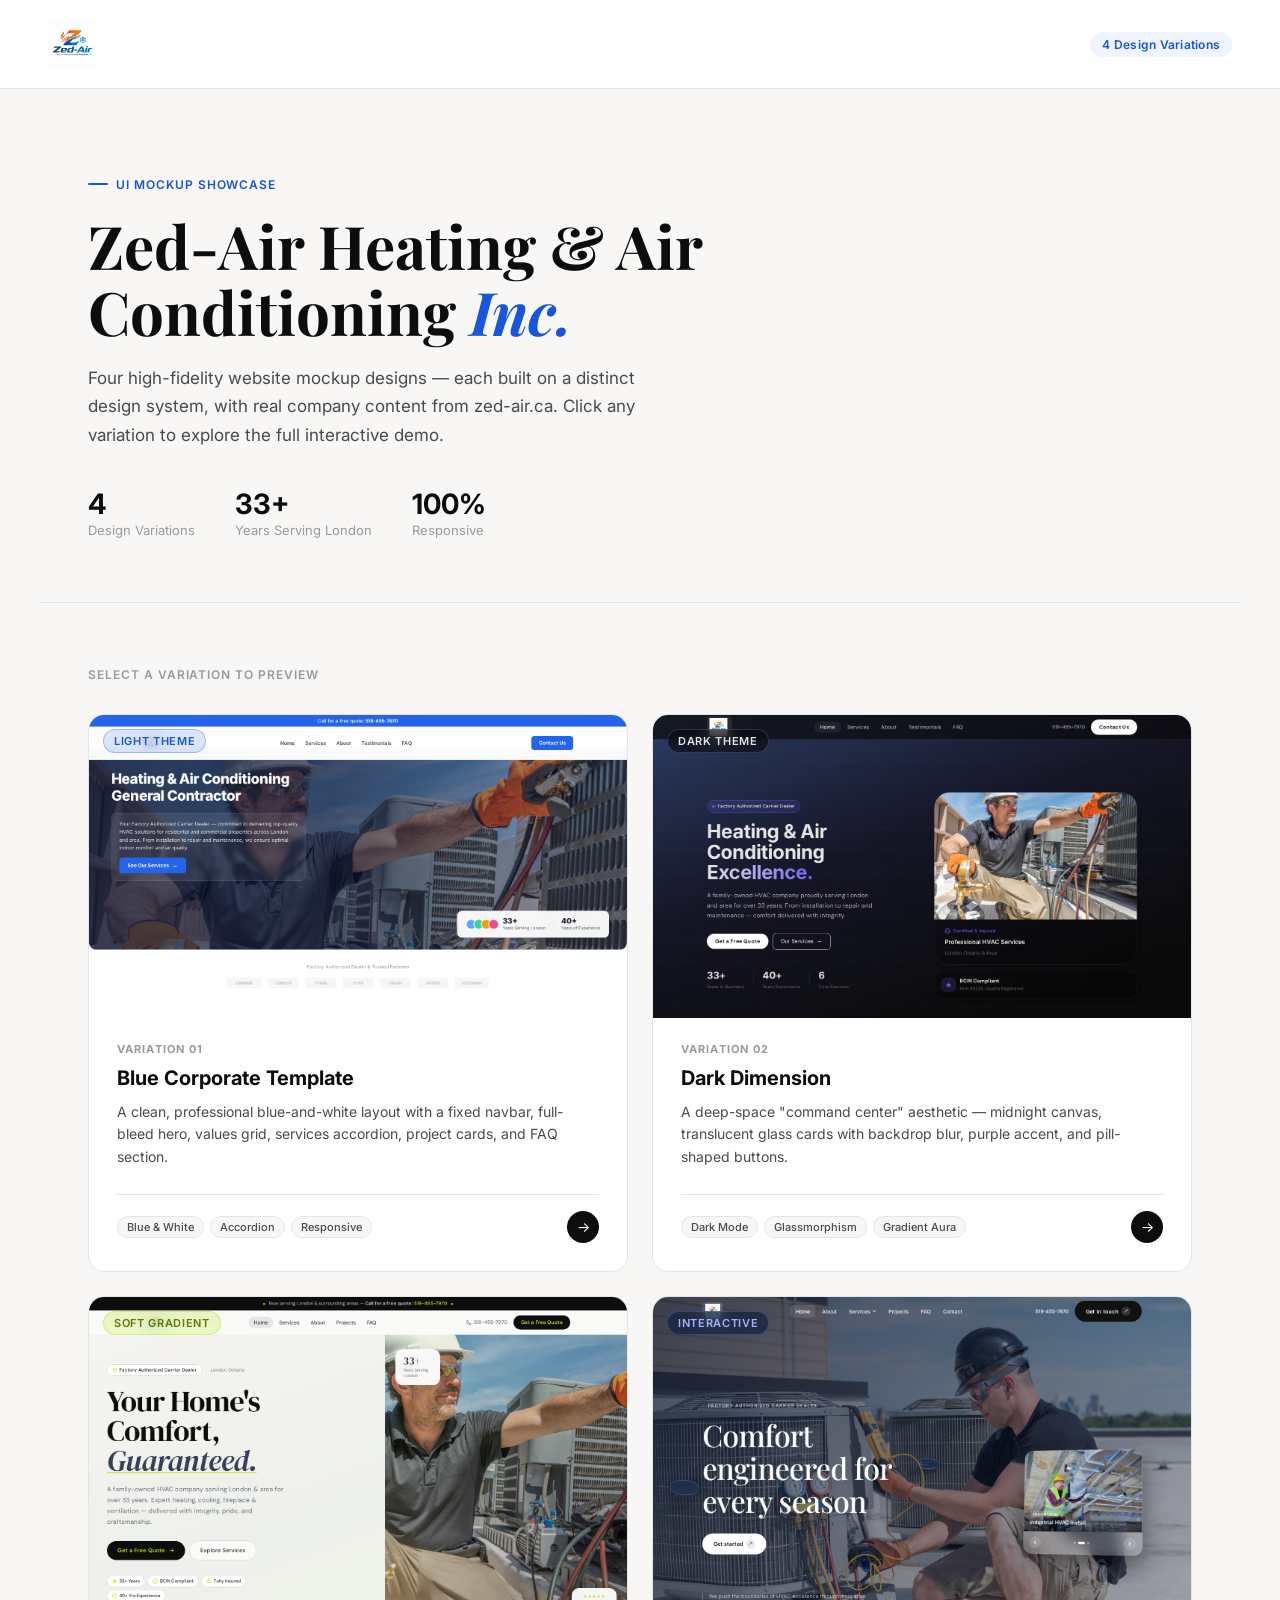
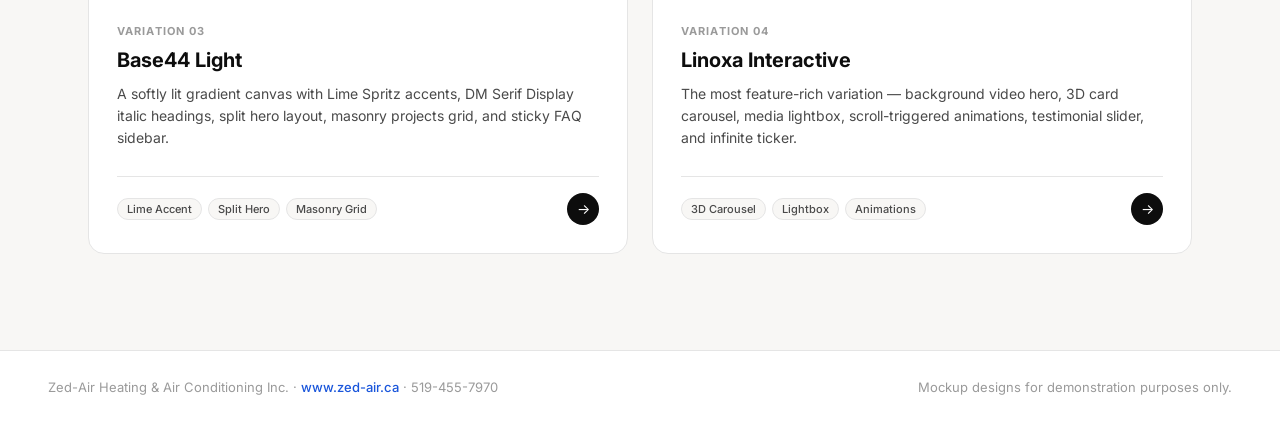
<file: index.html>
<!DOCTYPE html>
<html lang="en">
<head>
  <meta charset="UTF-8" />
  <meta name="viewport" content="width=device-width, initial-scale=1.0" />
  <title>Zed-Air — UI Mockup Variations</title>
  <link rel="preconnect" href="https://fonts.googleapis.com" />
  <link rel="preconnect" href="https://fonts.gstatic.com" crossorigin />
  <link href="https://fonts.googleapis.com/css2?family=Inter:wght@300;400;500;600;700&family=Playfair+Display:ital,wght@0,700;1,700&display=swap" rel="stylesheet" />
  <style>
    *, *::before, *::after { box-sizing: border-box; margin: 0; padding: 0; }

    :root {
      --ink: #0d0d0d;
      --mid: #4a4a4a;
      --soft: #9a9a9a;
      --border: #e5e5e5;
      --bg: #f8f7f5;
      --white: #ffffff;
      --accent: #1a56db;
      --accent-light: #eff4ff;
    }

    body {
      font-family: 'Inter', sans-serif;
      background: var(--bg);
      color: var(--ink);
      min-height: 100vh;
    }

    /* ── Header ── */
    header {
      background: var(--white);
      border-bottom: 1px solid var(--border);
      padding: 20px 48px;
      display: flex;
      align-items: center;
      justify-content: space-between;
      position: sticky;
      top: 0;
      z-index: 100;
    }

    .header-logo {
      display: flex;
      align-items: center;
      gap: 14px;
    }

    .header-logo img {
      height: 48px;
      width: auto;
    }

    .header-meta {
      font-size: 13px;
      color: var(--soft);
      font-weight: 400;
    }

    .header-badge {
      background: var(--accent-light);
      color: var(--accent);
      font-size: 12px;
      font-weight: 600;
      padding: 5px 12px;
      border-radius: 999px;
      letter-spacing: 0.02em;
    }

    /* ── Hero ── */
    .hero {
      padding: 80px 48px 64px;
      max-width: 1200px;
      margin: 0 auto;
    }

    .hero-label {
      display: inline-flex;
      align-items: center;
      gap: 8px;
      font-size: 12px;
      font-weight: 600;
      letter-spacing: 0.08em;
      text-transform: uppercase;
      color: var(--accent);
      margin-bottom: 20px;
    }

    .hero-label::before {
      content: '';
      display: block;
      width: 20px;
      height: 2px;
      background: var(--accent);
      border-radius: 2px;
    }

    .hero h1 {
      font-family: 'Playfair Display', serif;
      font-size: clamp(36px, 5vw, 60px);
      font-weight: 700;
      line-height: 1.1;
      color: var(--ink);
      max-width: 700px;
      margin-bottom: 20px;
    }

    .hero h1 em {
      font-style: italic;
      color: var(--accent);
    }

    .hero p {
      font-size: 17px;
      color: var(--mid);
      line-height: 1.7;
      max-width: 560px;
      margin-bottom: 40px;
    }

    .hero-stats {
      display: flex;
      gap: 40px;
      flex-wrap: wrap;
    }

    .hero-stat {
      display: flex;
      flex-direction: column;
      gap: 4px;
    }

    .hero-stat strong {
      font-size: 28px;
      font-weight: 700;
      color: var(--ink);
      line-height: 1;
    }

    .hero-stat span {
      font-size: 13px;
      color: var(--soft);
    }

    /* ── Divider ── */
    .divider {
      max-width: 1200px;
      margin: 0 auto;
      padding: 0 48px;
      border-top: 1px solid var(--border);
    }

    /* ── Grid ── */
    .grid-section {
      max-width: 1200px;
      margin: 0 auto;
      padding: 64px 48px 96px;
    }

    .section-label {
      font-size: 12px;
      font-weight: 600;
      letter-spacing: 0.08em;
      text-transform: uppercase;
      color: var(--soft);
      margin-bottom: 32px;
    }

    .cards-grid {
      display: grid;
      grid-template-columns: repeat(2, 1fr);
      gap: 24px;
    }

    @media (max-width: 768px) {
      .cards-grid { grid-template-columns: 1fr; }
      header { padding: 16px 24px; }
      .hero { padding: 48px 24px 40px; }
      .grid-section { padding: 40px 24px 64px; }
      .hero-stats { gap: 24px; }
    }

    /* ── Variation Card ── */
    .var-card {
      background: var(--white);
      border: 1px solid var(--border);
      border-radius: 16px;
      overflow: hidden;
      transition: transform 0.25s ease, box-shadow 0.25s ease, border-color 0.25s ease;
      text-decoration: none;
      color: inherit;
      display: flex;
      flex-direction: column;
    }

    .var-card:hover {
      transform: translateY(-4px);
      box-shadow: 0 20px 60px rgba(0,0,0,0.10);
      border-color: #c8d8ff;
    }

    .var-card-preview {
      width: 100%;
      aspect-ratio: 16/9;
      overflow: hidden;
      position: relative;
      background: #f0f0f0;
    }

    .var-card-preview img {
      width: 100%;
      height: 100%;
      object-fit: cover;
      object-position: top center;
      transition: transform 0.4s ease;
    }

    .var-card:hover .var-card-preview img {
      transform: scale(1.03);
    }

    .var-card-tag {
      position: absolute;
      top: 14px;
      left: 14px;
      font-size: 11px;
      font-weight: 600;
      letter-spacing: 0.06em;
      text-transform: uppercase;
      padding: 4px 10px;
      border-radius: 999px;
      backdrop-filter: blur(8px);
    }

    .tag-blue   { background: rgba(26,86,219,0.15); color: #1a56db; border: 1px solid rgba(26,86,219,0.3); }
    .tag-dark   { background: rgba(0,0,0,0.5); color: #e5e5e5; border: 1px solid rgba(255,255,255,0.15); }
    .tag-lime   { background: rgba(173,233,0,0.2); color: #5a7a00; border: 1px solid rgba(173,233,0,0.4); }
    .tag-navy   { background: rgba(10,25,60,0.6); color: #a0b4ff; border: 1px solid rgba(100,140,255,0.3); }

    .var-card-body {
      padding: 24px 28px 28px;
      flex: 1;
      display: flex;
      flex-direction: column;
      gap: 10px;
    }

    .var-card-number {
      font-size: 11px;
      font-weight: 700;
      letter-spacing: 0.1em;
      text-transform: uppercase;
      color: var(--soft);
    }

    .var-card-title {
      font-size: 20px;
      font-weight: 700;
      color: var(--ink);
      line-height: 1.25;
    }

    .var-card-desc {
      font-size: 14px;
      color: var(--mid);
      line-height: 1.6;
      flex: 1;
    }

    .var-card-footer {
      display: flex;
      align-items: center;
      justify-content: space-between;
      margin-top: 16px;
      padding-top: 16px;
      border-top: 1px solid var(--border);
    }

    .var-card-chips {
      display: flex;
      gap: 6px;
      flex-wrap: wrap;
    }

    .chip {
      font-size: 11px;
      font-weight: 500;
      padding: 3px 9px;
      border-radius: 999px;
      background: var(--bg);
      color: var(--mid);
      border: 1px solid var(--border);
    }

    .var-card-arrow {
      width: 32px;
      height: 32px;
      border-radius: 50%;
      background: var(--ink);
      color: var(--white);
      display: flex;
      align-items: center;
      justify-content: center;
      flex-shrink: 0;
      font-size: 14px;
      transition: background 0.2s ease, transform 0.2s ease;
    }

    .var-card:hover .var-card-arrow {
      background: var(--accent);
      transform: translateX(3px);
    }

    /* ── Footer ── */
    footer {
      border-top: 1px solid var(--border);
      background: var(--white);
      padding: 28px 48px;
      display: flex;
      align-items: center;
      justify-content: space-between;
      flex-wrap: wrap;
      gap: 12px;
    }

    footer p {
      font-size: 13px;
      color: var(--soft);
    }

    footer a {
      color: var(--accent);
      text-decoration: none;
      font-weight: 500;
    }

    footer a:hover { text-decoration: underline; }

    @media (max-width: 600px) {
      footer { padding: 20px 24px; flex-direction: column; align-items: flex-start; }
    }
  </style>
</head>
<body>

  <!-- Header -->
  <header>
    <div class="header-logo">
      <img src="variation-1-blue-template/zedair-logo.png" alt="Zed-Air Logo" />
    </div>
    <span class="header-badge">4 Design Variations</span>
  </header>

  <!-- Hero -->
  <section class="hero">
    <div class="hero-label">UI Mockup Showcase</div>
    <h1>Zed-Air Heating &amp; Air Conditioning <em>Inc.</em></h1>
    <p>Four high-fidelity website mockup designs — each built on a distinct design system, with real company content from zed-air.ca. Click any variation to explore the full interactive demo.</p>
    <div class="hero-stats">
      <div class="hero-stat">
        <strong>4</strong>
        <span>Design Variations</span>
      </div>
      <div class="hero-stat">
        <strong>33+</strong>
        <span>Years Serving London</span>
      </div>
      <div class="hero-stat">
        <strong>100%</strong>
        <span>Responsive</span>
      </div>
    </div>
  </section>

  <div class="divider"></div>

  <!-- Cards Grid -->
  <section class="grid-section">
    <div class="section-label">Select a variation to preview</div>
    <div class="cards-grid">

      <!-- V1 -->
      <a class="var-card" href="variation-1-blue-template/index.html">
        <div class="var-card-preview">
          <img src="variation-1-blue-template/preview-desktop.png" alt="Variation 1 Preview" />
          <span class="var-card-tag tag-blue">Light Theme</span>
        </div>
        <div class="var-card-body">
          <div class="var-card-number">Variation 01</div>
          <div class="var-card-title">Blue Corporate Template</div>
          <div class="var-card-desc">A clean, professional blue-and-white layout with a fixed navbar, full-bleed hero, values grid, services accordion, project cards, and FAQ section.</div>
          <div class="var-card-footer">
            <div class="var-card-chips">
              <span class="chip">Blue &amp; White</span>
              <span class="chip">Accordion</span>
              <span class="chip">Responsive</span>
            </div>
            <div class="var-card-arrow">→</div>
          </div>
        </div>
      </a>

      <!-- V2 -->
      <a class="var-card" href="variation-2-dark-dimension/index.html">
        <div class="var-card-preview">
          <img src="variation-2-dark-dimension/preview-desktop.png" alt="Variation 2 Preview" />
          <span class="var-card-tag tag-dark">Dark Theme</span>
        </div>
        <div class="var-card-body">
          <div class="var-card-number">Variation 02</div>
          <div class="var-card-title">Dark Dimension</div>
          <div class="var-card-desc">A deep-space "command center" aesthetic — midnight canvas, translucent glass cards with backdrop blur, purple accent, and pill-shaped buttons.</div>
          <div class="var-card-footer">
            <div class="var-card-chips">
              <span class="chip">Dark Mode</span>
              <span class="chip">Glassmorphism</span>
              <span class="chip">Gradient Aura</span>
            </div>
            <div class="var-card-arrow">→</div>
          </div>
        </div>
      </a>

      <!-- V3 -->
      <a class="var-card" href="variation-3-base44-light/index.html">
        <div class="var-card-preview">
          <img src="variation-3-base44-light/preview-desktop.png" alt="Variation 3 Preview" />
          <span class="var-card-tag tag-lime">Soft Gradient</span>
        </div>
        <div class="var-card-body">
          <div class="var-card-number">Variation 03</div>
          <div class="var-card-title">Base44 Light</div>
          <div class="var-card-desc">A softly lit gradient canvas with Lime Spritz accents, DM Serif Display italic headings, split hero layout, masonry projects grid, and sticky FAQ sidebar.</div>
          <div class="var-card-footer">
            <div class="var-card-chips">
              <span class="chip">Lime Accent</span>
              <span class="chip">Split Hero</span>
              <span class="chip">Masonry Grid</span>
            </div>
            <div class="var-card-arrow">→</div>
          </div>
        </div>
      </a>

      <!-- V4 -->
      <a class="var-card" href="variation-4-linoxa/index.html">
        <div class="var-card-preview">
          <img src="variation-4-linoxa/preview-desktop.png" alt="Variation 4 Preview" />
          <span class="var-card-tag tag-navy">Interactive</span>
        </div>
        <div class="var-card-body">
          <div class="var-card-number">Variation 04</div>
          <div class="var-card-title">Linoxa Interactive</div>
          <div class="var-card-desc">The most feature-rich variation — background video hero, 3D card carousel, media lightbox, scroll-triggered animations, testimonial slider, and infinite ticker.</div>
          <div class="var-card-footer">
            <div class="var-card-chips">
              <span class="chip">3D Carousel</span>
              <span class="chip">Lightbox</span>
              <span class="chip">Animations</span>
            </div>
            <div class="var-card-arrow">→</div>
          </div>
        </div>
      </a>

    </div>
  </section>

  <!-- Footer -->
  <footer>
    <p>Zed-Air Heating &amp; Air Conditioning Inc. · <a href="https://www.zed-air.ca" target="_blank">www.zed-air.ca</a> · 519-455-7970</p>
    <p>Mockup designs for demonstration purposes only.</p>
  </footer>

</body>
</html>
</file>
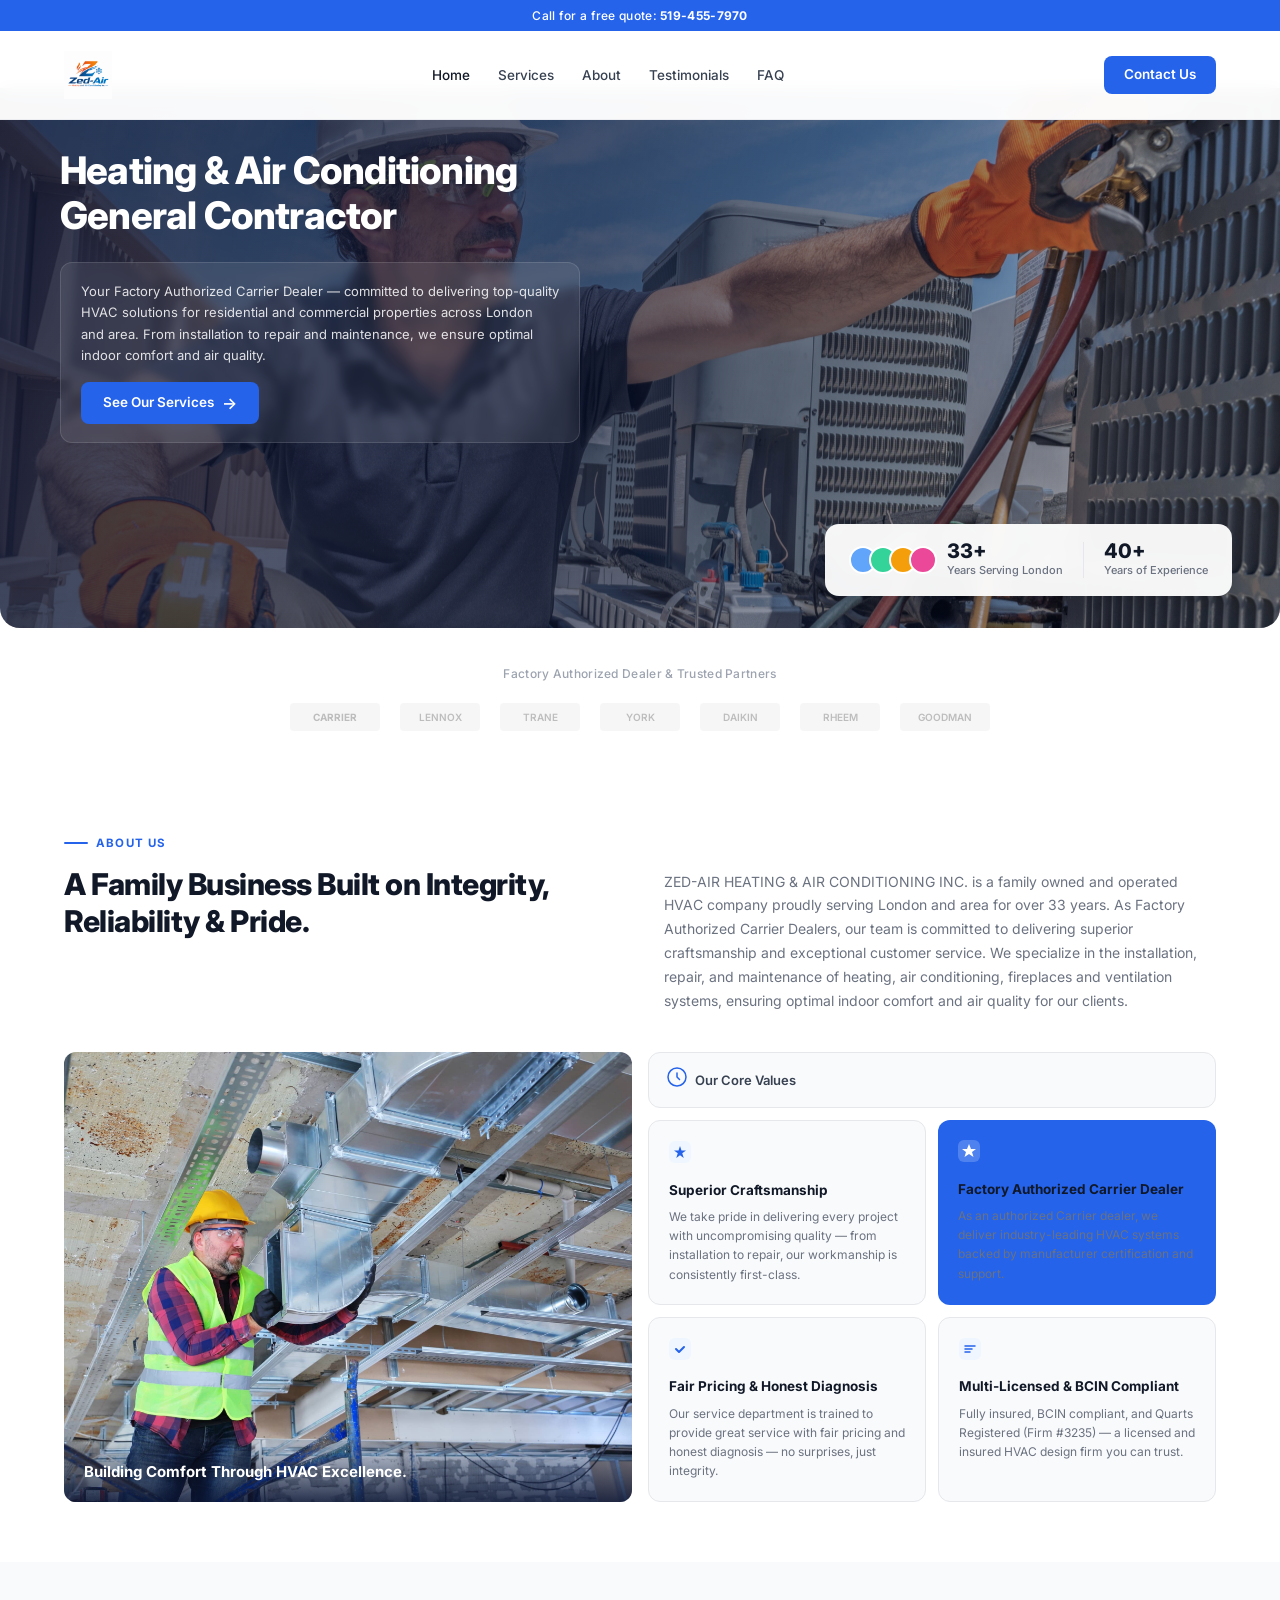
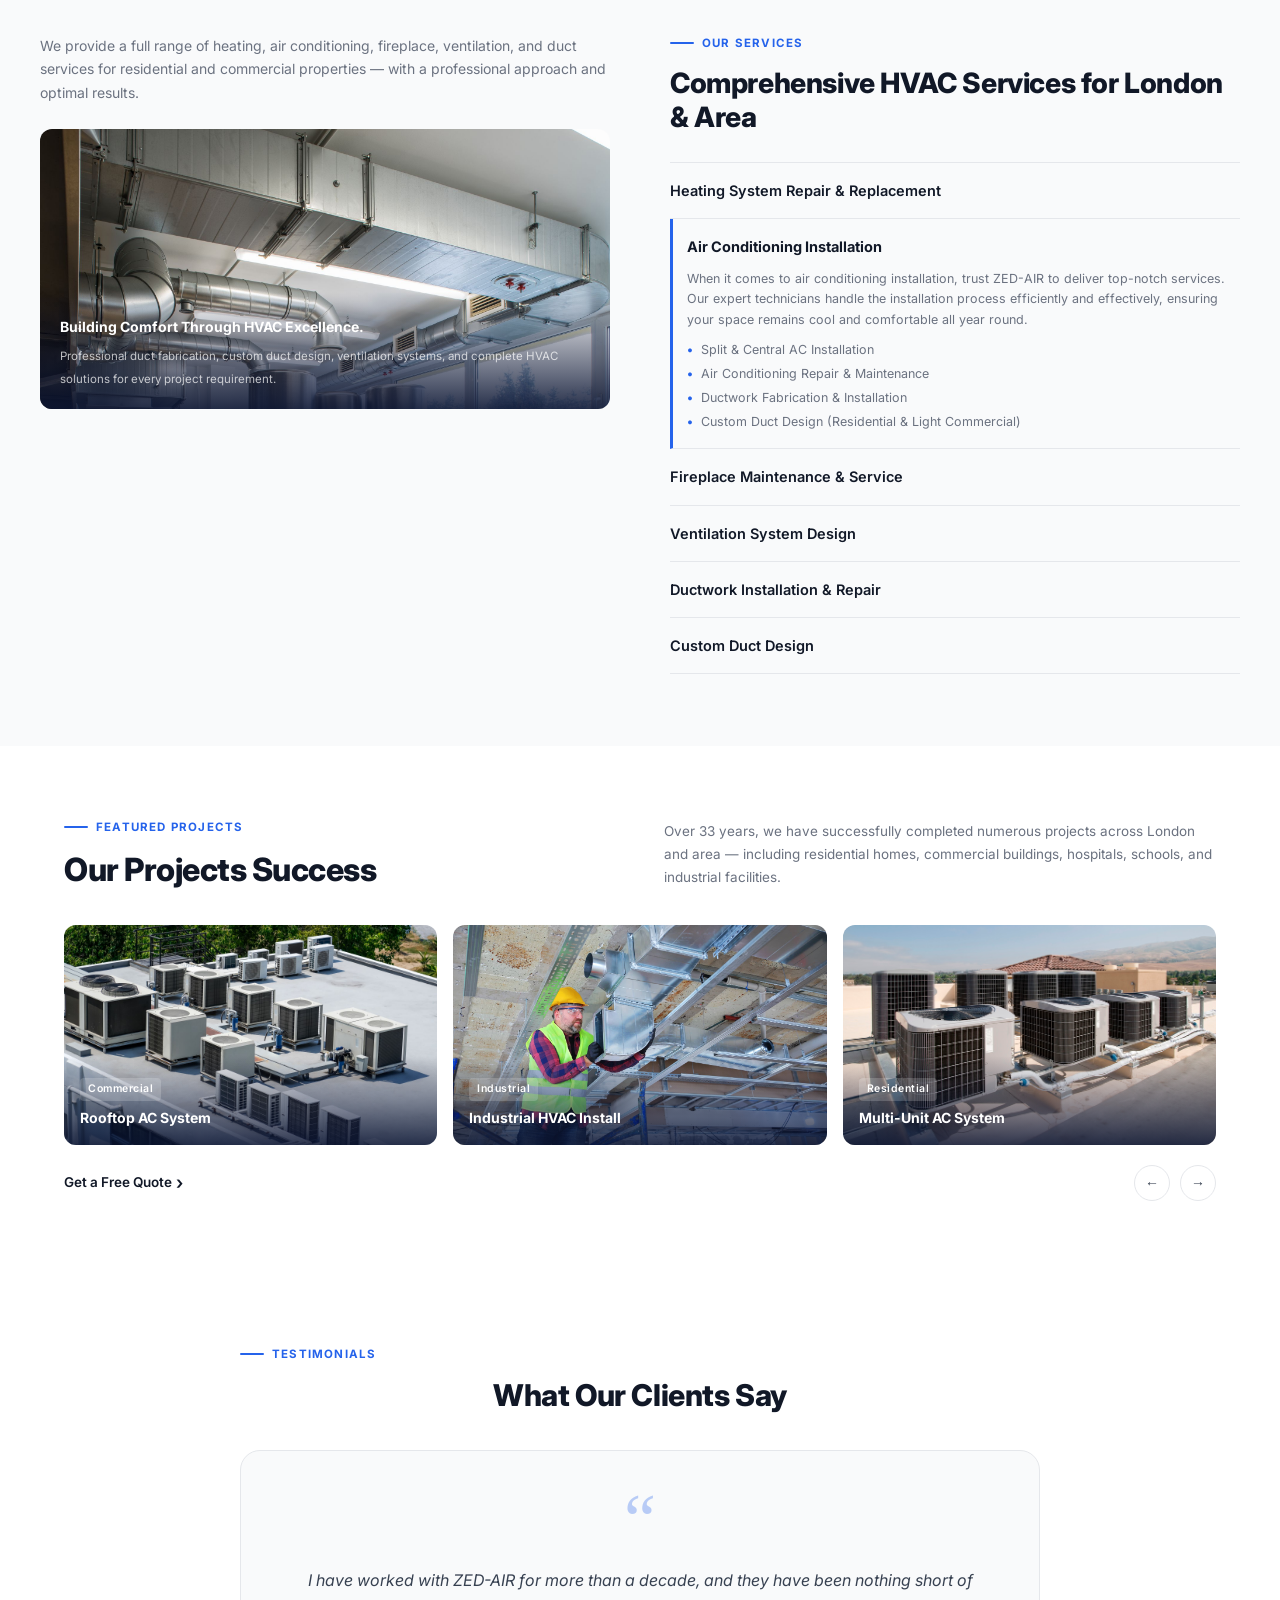
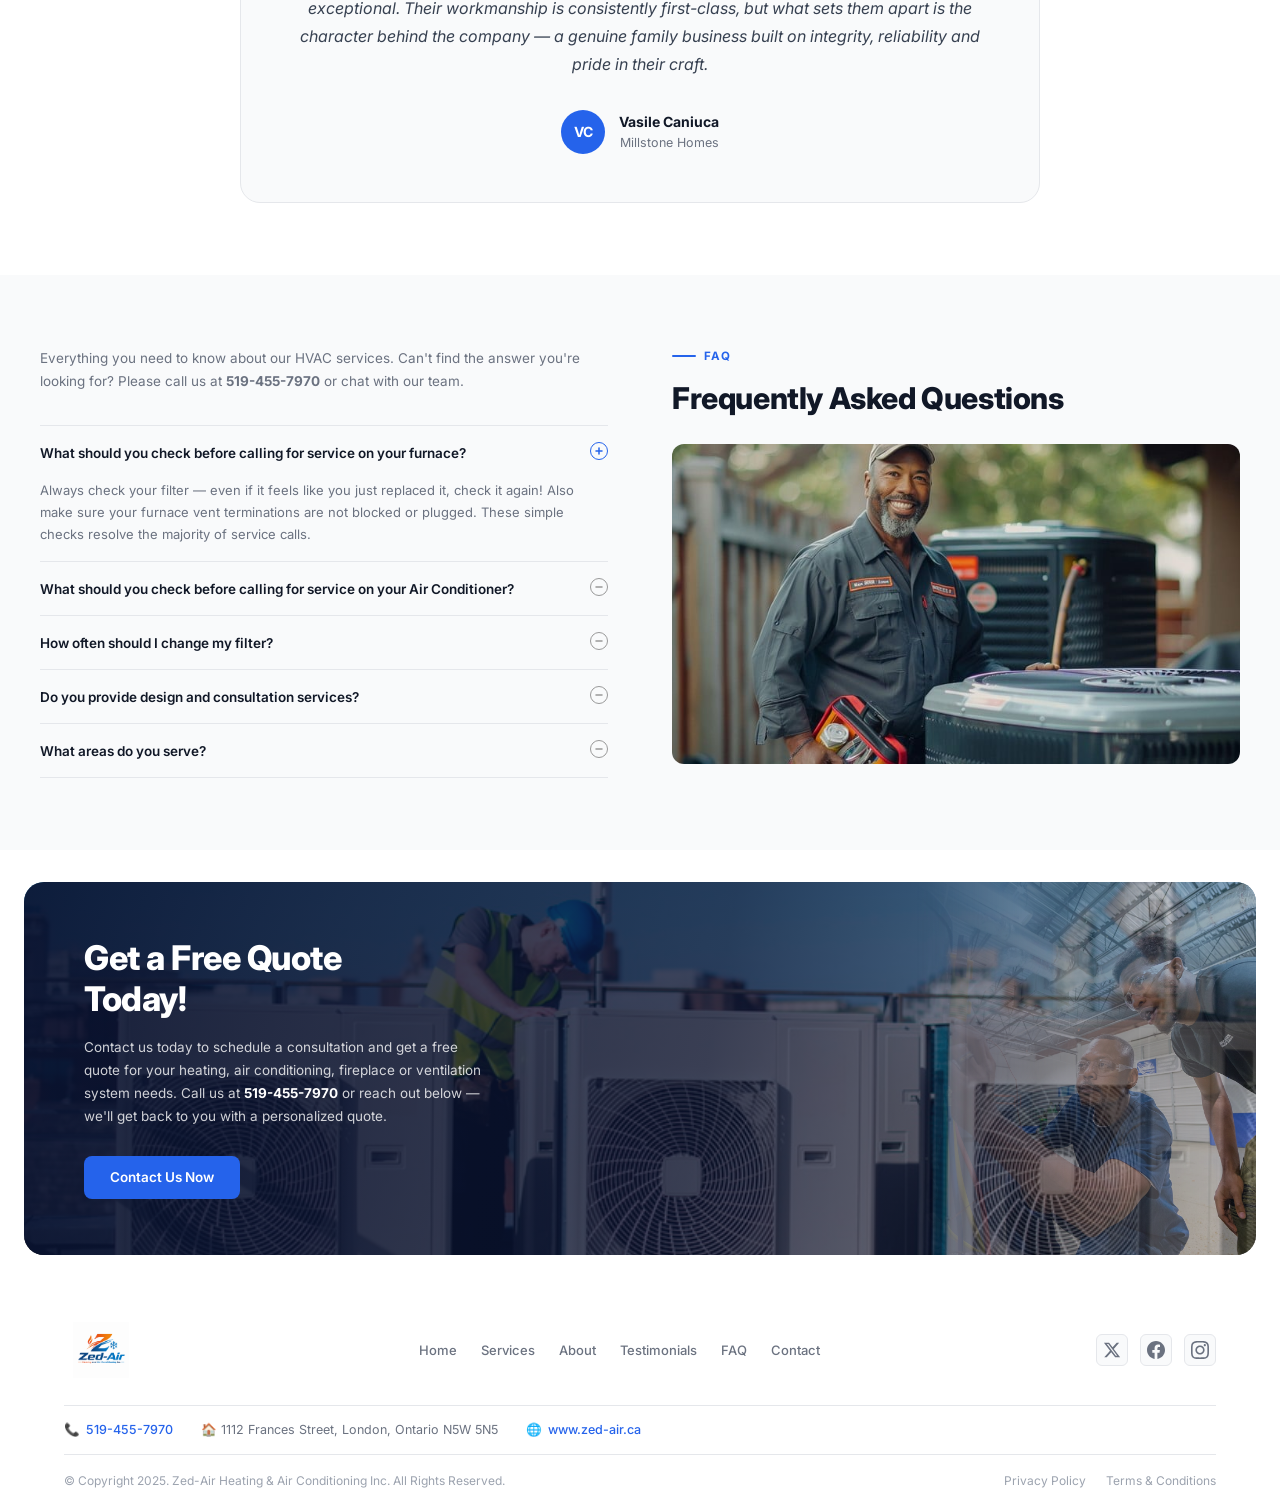
<file: variation-1-blue-template/index.html>
<!DOCTYPE html>
<html lang="en">
<head>
  <meta charset="UTF-8" />
  <meta name="viewport" content="width=device-width, initial-scale=1.0" />
  <title>Zed-Air Heating &amp; Air Conditioning Inc. | London, Ontario</title>
  <link rel="preconnect" href="https://fonts.googleapis.com" />
  <link rel="preconnect" href="https://fonts.gstatic.com" crossorigin />
  <link href="https://fonts.googleapis.com/css2?family=Inter:wght@300;400;500;600;700;800&display=swap" rel="stylesheet" />
  <link rel="stylesheet" href="style.css" />
</head>
<body>

  <!-- ===== NAVBAR ===== -->
  <nav class="navbar" id="navbar">
    <div class="nav-topbar">
      <span>Call for a free quote: <strong>519-455-7970</strong></span>
    </div>
    <div class="nav-container">
      <div class="nav-logo">
        <div class="logo-icon" style="display:none">
          <svg width="28" height="28" viewBox="0 0 28 28" fill="none">
            <rect width="28" height="28" rx="6" fill="#2563EB"/>
            <path d="M14 6C14 6 8 10 8 15C8 18.3137 10.6863 21 14 21C17.3137 21 20 18.3137 20 15C20 10 14 6 14 6Z" fill="white"/>
            <circle cx="14" cy="15" r="3" fill="#2563EB"/>
          </svg>
        </div>
        <img src="zedair-logo.png" alt="Zed-Air Heating & Air Conditioning Inc." style="height:48px;width:auto;display:block;">
      </div>

      <!-- Desktop nav -->
      <ul class="nav-links">
        <li><a href="#home" class="active">Home</a></li>
        <li><a href="#services">Services</a></li>
        <li><a href="#about">About</a></li>
        <li><a href="#testimonials">Testimonials</a></li>
        <li><a href="#faq">FAQ</a></li>
      </ul>
      <a href="#contact" class="btn-contact desktop-only">Contact Us</a>

      <!-- Hamburger button -->
      <button class="hamburger" id="hamburger" aria-label="Toggle menu" aria-expanded="false">
        <span></span>
        <span></span>
        <span></span>
      </button>
    </div>

    <!-- Mobile drawer -->
    <div class="mobile-menu" id="mobileMenu">
      <ul class="mobile-links">
        <li><a href="#home" class="mobile-link">Home</a></li>
        <li><a href="#services" class="mobile-link">Services</a></li>
        <li><a href="#about" class="mobile-link">About</a></li>
        <li><a href="#testimonials" class="mobile-link">Testimonials</a></li>
        <li><a href="#faq" class="mobile-link">FAQ</a></li>
      </ul>
      <a href="#contact" class="btn-contact mobile-cta">Contact Us</a>
    </div>
  </nav>

  <!-- ===== HERO SECTION ===== -->
  <section class="hero" id="home">
    <div class="hero-overlay"></div>
    <img src="hero-tech2.jpg" alt="Zed-Air HVAC Technician" class="hero-bg" />
    <div class="hero-content">
      <h1 class="hero-title">Heating &amp; Air Conditioning<br />General Contractor</h1>
      <div class="hero-body-wrap">
        <p class="hero-desc">
          Your Factory Authorized Carrier Dealer — committed to delivering top-quality HVAC solutions for residential and commercial properties across London and area. From installation to repair and maintenance, we ensure optimal indoor comfort and air quality.
        </p>
        <a href="#services" class="btn-explore">See Our Services <span class="btn-arrow">&#8594;</span></a>
      </div>
    </div>
    <div class="hero-stats">
      <div class="stat-card">
        <div class="stat-avatars">
          <div class="avatar av1"></div>
          <div class="avatar av2"></div>
          <div class="avatar av3"></div>
          <div class="avatar av4"></div>
        </div>
        <div class="stat-info">
          <span class="stat-number">33+</span>
          <span class="stat-label">Years Serving London</span>
        </div>
      </div>
      <div class="stat-divider"></div>
      <div class="stat-card">
        <div class="stat-info">
          <span class="stat-number">40+</span>
          <span class="stat-label">Years of Experience</span>
        </div>
      </div>
    </div>
  </section>

  <!-- ===== PARTNERS STRIP ===== -->
  <section class="partners">
    <p class="partners-label">Factory Authorized Dealer &amp; Trusted Partners</p>
    <div class="partners-logos">
      <div class="partner-logo">
        <svg width="90" height="28" viewBox="0 0 90 28" fill="none"><rect width="90" height="28" rx="4" fill="#f0f0f0"/><text x="45" y="18" text-anchor="middle" fill="#888" font-size="10" font-family="Inter" font-weight="700">CARRIER</text></svg>
      </div>
      <div class="partner-logo">
        <svg width="80" height="28" viewBox="0 0 80 28" fill="none"><rect width="80" height="28" rx="4" fill="#f0f0f0"/><text x="40" y="18" text-anchor="middle" fill="#888" font-size="10" font-family="Inter" font-weight="600">LENNOX</text></svg>
      </div>
      <div class="partner-logo">
        <svg width="80" height="28" viewBox="0 0 80 28" fill="none"><rect width="80" height="28" rx="4" fill="#f0f0f0"/><text x="40" y="18" text-anchor="middle" fill="#888" font-size="10" font-family="Inter" font-weight="600">TRANE</text></svg>
      </div>
      <div class="partner-logo">
        <svg width="80" height="28" viewBox="0 0 80 28" fill="none"><rect width="80" height="28" rx="4" fill="#f0f0f0"/><text x="40" y="18" text-anchor="middle" fill="#888" font-size="10" font-family="Inter" font-weight="600">YORK</text></svg>
      </div>
      <div class="partner-logo">
        <svg width="80" height="28" viewBox="0 0 80 28" fill="none"><rect width="80" height="28" rx="4" fill="#f0f0f0"/><text x="40" y="18" text-anchor="middle" fill="#888" font-size="10" font-family="Inter" font-weight="600">DAIKIN</text></svg>
      </div>
      <div class="partner-logo">
        <svg width="80" height="28" viewBox="0 0 80 28" fill="none"><rect width="80" height="28" rx="4" fill="#f0f0f0"/><text x="40" y="18" text-anchor="middle" fill="#888" font-size="10" font-family="Inter" font-weight="600">RHEEM</text></svg>
      </div>
      <div class="partner-logo">
        <svg width="90" height="28" viewBox="0 0 90 28" fill="none"><rect width="90" height="28" rx="4" fill="#f0f0f0"/><text x="45" y="18" text-anchor="middle" fill="#888" font-size="10" font-family="Inter" font-weight="600">GOODMAN</text></svg>
      </div>
    </div>
  </section>

  <!-- ===== ABOUT SECTION ===== -->
  <section class="about" id="about">
    <div class="about-container">
      <div class="about-left">
        <p class="section-tag"><span class="tag-line"></span> ABOUT US</p>
        <h2 class="about-title">A Family Business Built on Integrity, Reliability &amp; Pride.</h2>
      </div>
      <div class="about-right">
        <p class="about-desc">ZED-AIR HEATING &amp; AIR CONDITIONING INC. is a family owned and operated HVAC company proudly serving London and area for over 33 years. As Factory Authorized Carrier Dealers, our team is committed to delivering superior craftsmanship and exceptional customer service. We specialize in the installation, repair, and maintenance of heating, air conditioning, fireplaces and ventilation systems, ensuring optimal indoor comfort and air quality for our clients.</p>
      </div>
    </div>

    <!-- Values Grid -->
    <div class="values-grid">
      <!-- Image Card -->
      <div class="value-img-card">
        <img src="commercial-install.jpg" alt="Zed-Air HVAC Installation" />
        <div class="value-img-overlay">
          <p>Building Comfort Through HVAC Excellence.</p>
        </div>
      </div>

      <!-- Right column: Core Values label + 2x2 card grid -->
      <div class="values-right">
        <!-- Core Values Label -->
        <div class="core-values-label">
          <div class="core-icon">
            <svg width="20" height="20" viewBox="0 0 20 20" fill="none"><circle cx="10" cy="10" r="9" stroke="#2563EB" stroke-width="1.5"/><path d="M10 6v4l2.5 2.5" stroke="#2563EB" stroke-width="1.5" stroke-linecap="round"/></svg>
          </div>
          <span>Our Core Values</span>
        </div>

        <!-- 2x2 Cards Grid -->
        <div class="value-cards-grid">
          <!-- Value Card 1 - White -->
          <div class="value-card value-white">
            <div class="value-icon">
              <svg width="22" height="22" viewBox="0 0 22 22" fill="none"><rect width="22" height="22" rx="6" fill="#EFF6FF"/><path d="M11 5l1.5 4.5H17l-3.75 2.75L14.75 17 11 14.25 7.25 17l1.5-4.75L5 9.5h4.5L11 5z" fill="#2563EB"/></svg>
            </div>
            <h4>Superior Craftsmanship</h4>
            <p>We take pride in delivering every project with uncompromising quality — from installation to repair, our workmanship is consistently first-class.</p>
          </div>

          <!-- Value Card 2 - Blue -->
          <div class="value-card value-blue">
            <div class="value-icon">
              <svg width="22" height="22" viewBox="0 0 22 22" fill="none"><rect width="22" height="22" rx="6" fill="rgba(255,255,255,0.2)"/><path d="M11 4l2 5h5l-4 3 1.5 5L11 14l-4.5 3 1.5-5-4-3h5L11 4z" fill="white"/></svg>
            </div>
            <h4>Factory Authorized Carrier Dealer</h4>
            <p>As an authorized Carrier dealer, we deliver industry-leading HVAC systems backed by manufacturer certification and support.</p>
          </div>

          <!-- Value Card 3 - White -->
          <div class="value-card value-white">
            <div class="value-icon">
              <svg width="22" height="22" viewBox="0 0 22 22" fill="none"><rect width="22" height="22" rx="6" fill="#EFF6FF"/><path d="M7 11l3 3 5-5" stroke="#2563EB" stroke-width="2" stroke-linecap="round" stroke-linejoin="round"/></svg>
            </div>
            <h4>Fair Pricing &amp; Honest Diagnosis</h4>
            <p>Our service department is trained to provide great service with fair pricing and honest diagnosis — no surprises, just integrity.</p>
          </div>

          <!-- Value Card 4 - White -->
          <div class="value-card value-white">
            <div class="value-icon">
              <svg width="22" height="22" viewBox="0 0 22 22" fill="none"><rect width="22" height="22" rx="6" fill="#EFF6FF"/><path d="M6 8h10M6 11h7M6 14h5" stroke="#2563EB" stroke-width="1.5" stroke-linecap="round"/></svg>
            </div>
            <h4>Multi-Licensed &amp; BCIN Compliant</h4>
            <p>Fully insured, BCIN compliant, and Quarts Registered (Firm #3235) — a licensed and insured HVAC design firm you can trust.</p>
          </div>
        </div>
      </div>
    </div>
  </section>

  <!-- ===== SERVICES SECTION ===== -->
  <section class="services" id="services">
    <div class="services-container">
      <div class="services-left">
        <p class="services-intro">We provide a full range of heating, air conditioning, fireplace, ventilation, and duct services for residential and commercial properties — with a professional approach and optimal results.</p>
        <div class="services-img-wrap">
          <img src="ductwork.jpg" alt="HVAC Ductwork" />
          <div class="services-img-overlay">
            <p>Building Comfort Through HVAC Excellence.</p>
            <span>Professional duct fabrication, custom duct design, ventilation systems, and complete HVAC solutions for every project requirement.</span>
          </div>
        </div>
      </div>
      <div class="services-right">
        <p class="section-tag"><span class="tag-line"></span> OUR SERVICES</p>
        <h2 class="services-title">Comprehensive HVAC Services for London &amp; Area</h2>
        <div class="services-list">
          <div class="service-item">
            <h4 class="service-name">Heating System Repair &amp; Replacement</h4>
          </div>
          <div class="service-item active">
            <h4 class="service-name">Air Conditioning Installation</h4>
            <div class="service-detail">
              <p>When it comes to air conditioning installation, trust ZED-AIR to deliver top-notch services. Our expert technicians handle the installation process efficiently and effectively, ensuring your space remains cool and comfortable all year round.</p>
              <ul>
                <li>Split &amp; Central AC Installation</li>
                <li>Air Conditioning Repair &amp; Maintenance</li>
                <li>Ductwork Fabrication &amp; Installation</li>
                <li>Custom Duct Design (Residential &amp; Light Commercial)</li>
              </ul>
            </div>
          </div>
          <div class="service-item">
            <h4 class="service-name">Fireplace Maintenance &amp; Service</h4>
          </div>
          <div class="service-item">
            <h4 class="service-name">Ventilation System Design</h4>
          </div>
          <div class="service-item">
            <h4 class="service-name">Ductwork Installation &amp; Repair</h4>
          </div>
          <div class="service-item">
            <h4 class="service-name">Custom Duct Design</h4>
          </div>
        </div>
      </div>
    </div>
  </section>

  <!-- ===== PROJECTS SECTION ===== -->
  <section class="projects" id="projects">
    <div class="projects-header">
      <div class="projects-header-left">
        <p class="section-tag"><span class="tag-line"></span> FEATURED PROJECTS</p>
        <h2 class="projects-title">Our Projects Success</h2>
      </div>
      <div class="projects-header-right">
        <p>Over 33 years, we have successfully completed numerous projects across London and area — including residential homes, commercial buildings, hospitals, schools, and industrial facilities.</p>
      </div>
    </div>
    <div class="projects-grid">
      <div class="project-card">
        <img src="rooftop.jpg" alt="Rooftop HVAC" />
        <div class="project-overlay">
          <span class="project-tag">Commercial</span>
          <h4>Rooftop AC System</h4>
        </div>
      </div>
      <div class="project-card">
        <img src="commercial-install.jpg" alt="Commercial Install" />
        <div class="project-overlay">
          <span class="project-tag">Industrial</span>
          <h4>Industrial HVAC Install</h4>
        </div>
      </div>
      <div class="project-card">
        <img src="ac-units.jpg" alt="AC Units" />
        <div class="project-overlay">
          <span class="project-tag">Residential</span>
          <h4>Multi-Unit AC System</h4>
        </div>
      </div>
    </div>
    <div class="projects-footer">
      <a href="#contact" class="learn-more">Get a Free Quote <span>&#8250;</span></a>
      <div class="project-nav">
        <button class="nav-btn prev">&#8592;</button>
        <button class="nav-btn next">&#8594;</button>
      </div>
    </div>
  </section>

  <!-- ===== TESTIMONIALS SECTION ===== -->
  <section class="testimonials" id="testimonials">
    <div class="testimonials-container">
      <div class="testimonials-header">
        <p class="section-tag"><span class="tag-line"></span> TESTIMONIALS</p>
        <h2 class="testimonials-title">What Our Clients Say</h2>
      </div>
      <div class="testimonial-card">
        <div class="testimonial-quote">&#8220;</div>
        <p class="testimonial-text">I have worked with ZED-AIR for more than a decade, and they have been nothing short of exceptional. Their workmanship is consistently first-class, but what sets them apart is the character behind the company — a genuine family business built on integrity, reliability and pride in their craft.</p>
        <div class="testimonial-author">
          <div class="testimonial-avatar">VC</div>
          <div>
            <p class="testimonial-name">Vasile Caniuca</p>
            <p class="testimonial-company">Millstone Homes</p>
          </div>
        </div>
      </div>
    </div>
  </section>

  <!-- ===== FAQ SECTION ===== -->
  <section class="faq" id="faq">
    <div class="faq-container">
      <div class="faq-left">
        <p>Everything you need to know about our HVAC services. Can't find the answer you're looking for? Please call us at <strong>519-455-7970</strong> or chat with our team.</p>
        <div class="faq-list">

          <div class="faq-item open">
            <button class="faq-question">
              What should you check before calling for service on your furnace?
              <span class="faq-icon">
                <svg width="18" height="18" viewBox="0 0 18 18" fill="none"><circle cx="9" cy="9" r="8.5" stroke="#2563EB"/><path d="M6 9h6M9 6v6" stroke="#2563EB" stroke-width="1.5" stroke-linecap="round"/></svg>
              </span>
            </button>
            <div class="faq-answer">
              <p>Always check your filter — even if it feels like you just replaced it, check it again! Also make sure your furnace vent terminations are not blocked or plugged. These simple checks resolve the majority of service calls.</p>
            </div>
          </div>

          <div class="faq-item">
            <button class="faq-question">
              What should you check before calling for service on your Air Conditioner?
              <span class="faq-icon">
                <svg width="18" height="18" viewBox="0 0 18 18" fill="none"><circle cx="9" cy="9" r="8.5" stroke="#999"/><path d="M6 9h6" stroke="#999" stroke-width="1.5" stroke-linecap="round"/></svg>
              </span>
            </button>
            <div class="faq-answer">
              <p>Always check your filter first — 80% of our calls are dirty filters! Also try turning off the breakers for both the A/C and furnace for a few minutes before calling. This resolves many common issues.</p>
            </div>
          </div>

          <div class="faq-item">
            <button class="faq-question">
              How often should I change my filter?
              <span class="faq-icon">
                <svg width="18" height="18" viewBox="0 0 18 18" fill="none"><circle cx="9" cy="9" r="8.5" stroke="#999"/><path d="M6 9h6" stroke="#999" stroke-width="1.5" stroke-linecap="round"/></svg>
              </span>
            </button>
            <div class="faq-answer">
              <p>One of the easiest preventative maintenance tasks you can perform yourself is to clean or replace your system's air filter. Your filter will be located in or near your indoor unit. Whether it's a basic 1-inch filter or a larger 4-inch media filter, regular replacement is key to system efficiency and indoor air quality.</p>
            </div>
          </div>

          <div class="faq-item">
            <button class="faq-question">
              Do you provide design and consultation services?
              <span class="faq-icon">
                <svg width="18" height="18" viewBox="0 0 18 18" fill="none"><circle cx="9" cy="9" r="8.5" stroke="#999"/><path d="M6 9h6" stroke="#999" stroke-width="1.5" stroke-linecap="round"/></svg>
              </span>
            </button>
            <div class="faq-answer">
              <p>Yes. We are a fully qualified residential and light commercial HVAC design firm. We are fully insured, BCIN compliant, and Quarts Registered (Firm #3235). Cindy Barron holds her Designer credentials and BCIN number, allowing us to provide complete HVAC design services.</p>
            </div>
          </div>

          <div class="faq-item">
            <button class="faq-question">
              What areas do you serve?
              <span class="faq-icon">
                <svg width="18" height="18" viewBox="0 0 18 18" fill="none"><circle cx="9" cy="9" r="8.5" stroke="#999"/><path d="M6 9h6" stroke="#999" stroke-width="1.5" stroke-linecap="round"/></svg>
              </span>
            </button>
            <div class="faq-answer">
              <p>We proudly serve London, Ontario and the surrounding area. We handle both residential and commercial properties of all sizes. Contact us at 519-455-7970 to confirm service availability in your area.</p>
            </div>
          </div>

        </div>
      </div>
      <div class="faq-right">
        <p class="section-tag"><span class="tag-line"></span> FAQ</p>
        <h2 class="faq-title">Frequently Asked Questions</h2>
        <div class="faq-img-wrap">
          <img src="tech-smiling.jpg" alt="Zed-Air HVAC Technician" />
        </div>
      </div>
    </div>
  </section>

  <!-- ===== CTA SECTION ===== -->
  <section class="cta" id="contact">
    <div class="cta-overlay"></div>
    <img src="commercial2.jpg" alt="Zed-Air HVAC Project" class="cta-bg" />
    <div class="cta-content">
      <h2>Get a Free Quote<br />Today!</h2>
      <p>Contact us today to schedule a consultation and get a free quote for your heating, air conditioning, fireplace or ventilation system needs. Call us at <strong style="color:white;">519-455-7970</strong> or reach out below — we'll get back to you with a personalized quote.</p>
      <a href="tel:5194557970" class="btn-cta">Contact Us Now</a>
    </div>
    <div class="cta-img-right">
      <img src="tech-working.jpg" alt="Zed-Air Tech" />
    </div>
  </section>

  <!-- ===== FOOTER ===== -->
  <footer class="footer">
    <div class="footer-top">
      <div class="footer-logo">
        <img src="zedair-logo.png" alt="Zed-Air Heating & Air Conditioning Inc." style="height:56px;width:auto;display:block;">
      </div>
      <ul class="footer-nav">
        <li><a href="#home">Home</a></li>
        <li><a href="#services">Services</a></li>
        <li><a href="#about">About</a></li>
        <li><a href="#testimonials">Testimonials</a></li>
        <li><a href="#faq">FAQ</a></li>
        <li><a href="#contact">Contact</a></li>
      </ul>
      <div class="footer-social">
        <a href="#" class="social-icon" aria-label="X (Twitter)">
          <svg width="18" height="18" viewBox="0 0 24 24" fill="currentColor"><path d="M18.244 2.25h3.308l-7.227 8.26 8.502 11.24H16.17l-5.214-6.817L4.99 21.75H1.68l7.73-8.835L1.254 2.25H8.08l4.713 6.231zm-1.161 17.52h1.833L7.084 4.126H5.117z"/></svg>
        </a>
        <a href="#" class="social-icon" aria-label="Facebook">
          <svg width="18" height="18" viewBox="0 0 24 24" fill="currentColor"><path d="M24 12.073c0-6.627-5.373-12-12-12s-12 5.373-12 12c0 5.99 4.388 10.954 10.125 11.854v-8.385H7.078v-3.47h3.047V9.43c0-3.007 1.792-4.669 4.533-4.669 1.312 0 2.686.235 2.686.235v2.953H15.83c-1.491 0-1.956.925-1.956 1.874v2.25h3.328l-.532 3.47h-2.796v8.385C19.612 23.027 24 18.062 24 12.073z"/></svg>
        </a>
        <a href="#" class="social-icon" aria-label="Instagram">
          <svg width="18" height="18" viewBox="0 0 24 24" fill="currentColor"><path d="M12 2.163c3.204 0 3.584.012 4.85.07 3.252.148 4.771 1.691 4.919 4.919.058 1.265.069 1.645.069 4.849 0 3.205-.012 3.584-.069 4.849-.149 3.225-1.664 4.771-4.919 4.919-1.266.058-1.644.07-4.85.07-3.204 0-3.584-.012-4.849-.07-3.26-.149-4.771-1.699-4.919-4.92-.058-1.265-.07-1.644-.07-4.849 0-3.204.013-3.583.07-4.849.149-3.227 1.664-4.771 4.919-4.919 1.266-.057 1.645-.069 4.849-.069zm0-2.163c-3.259 0-3.667.014-4.947.072-4.358.2-6.78 2.618-6.98 6.98-.059 1.281-.073 1.689-.073 4.948 0 3.259.014 3.668.072 4.948.2 4.358 2.618 6.78 6.98 6.98 1.281.058 1.689.072 4.948.072 3.259 0 3.668-.014 4.948-.072 4.354-.2 6.782-2.618 6.979-6.98.059-1.28.073-1.689.073-4.948 0-3.259-.014-3.667-.072-4.947-.196-4.354-2.617-6.78-6.979-6.98-1.281-.059-1.69-.073-4.949-.073zm0 5.838c-3.403 0-6.162 2.759-6.162 6.162s2.759 6.163 6.162 6.163 6.162-2.759 6.162-6.163c0-3.403-2.759-6.162-6.162-6.162zm0 10.162c-2.209 0-4-1.79-4-4 0-2.209 1.791-4 4-4s4 1.791 4 4c0 2.21-1.791 4-4 4zm6.406-11.845c-.796 0-1.441.645-1.441 1.44s.645 1.44 1.441 1.44c.795 0 1.439-.645 1.439-1.44s-.644-1.44-1.439-1.44z"/></svg>
        </a>
      </div>
    </div>
    <div class="footer-contact-row">
      <span>&#128222; <a href="tel:5194557970">519-455-7970</a></span>
      <span>&#127968; 1112 Frances Street, London, Ontario N5W 5N5</span>
      <span>&#127760; <a href="https://www.zed-air.ca" target="_blank">www.zed-air.ca</a></span>
    </div>
    <div class="footer-bottom">
      <p>&copy; Copyright 2025. Zed-Air Heating &amp; Air Conditioning Inc. All Rights Reserved.</p>
      <div class="footer-links">
        <a href="#">Privacy Policy</a>
        <a href="#">Terms &amp; Conditions</a>
      </div>
    </div>
  </footer>

  <script>
    // ---- Hamburger menu ----
    const hamburger = document.getElementById('hamburger');
    const mobileMenu = document.getElementById('mobileMenu');

    hamburger.addEventListener('click', () => {
      const isOpen = mobileMenu.classList.toggle('open');
      hamburger.classList.toggle('active', isOpen);
      hamburger.setAttribute('aria-expanded', isOpen);
      document.body.classList.toggle('menu-open', isOpen);
    });

    document.querySelectorAll('.mobile-link').forEach(link => {
      link.addEventListener('click', () => {
        mobileMenu.classList.remove('open');
        hamburger.classList.remove('active');
        hamburger.setAttribute('aria-expanded', false);
        document.body.classList.remove('menu-open');
      });
    });

    // ---- FAQ toggle ----
    document.querySelectorAll('.faq-question').forEach(btn => {
      btn.addEventListener('click', () => {
        const item = btn.closest('.faq-item');
        const isOpen = item.classList.contains('open');
        document.querySelectorAll('.faq-item').forEach(i => i.classList.remove('open'));
        if (!isOpen) item.classList.add('open');
      });
    });
  </script>
</body>
</html>
</file>
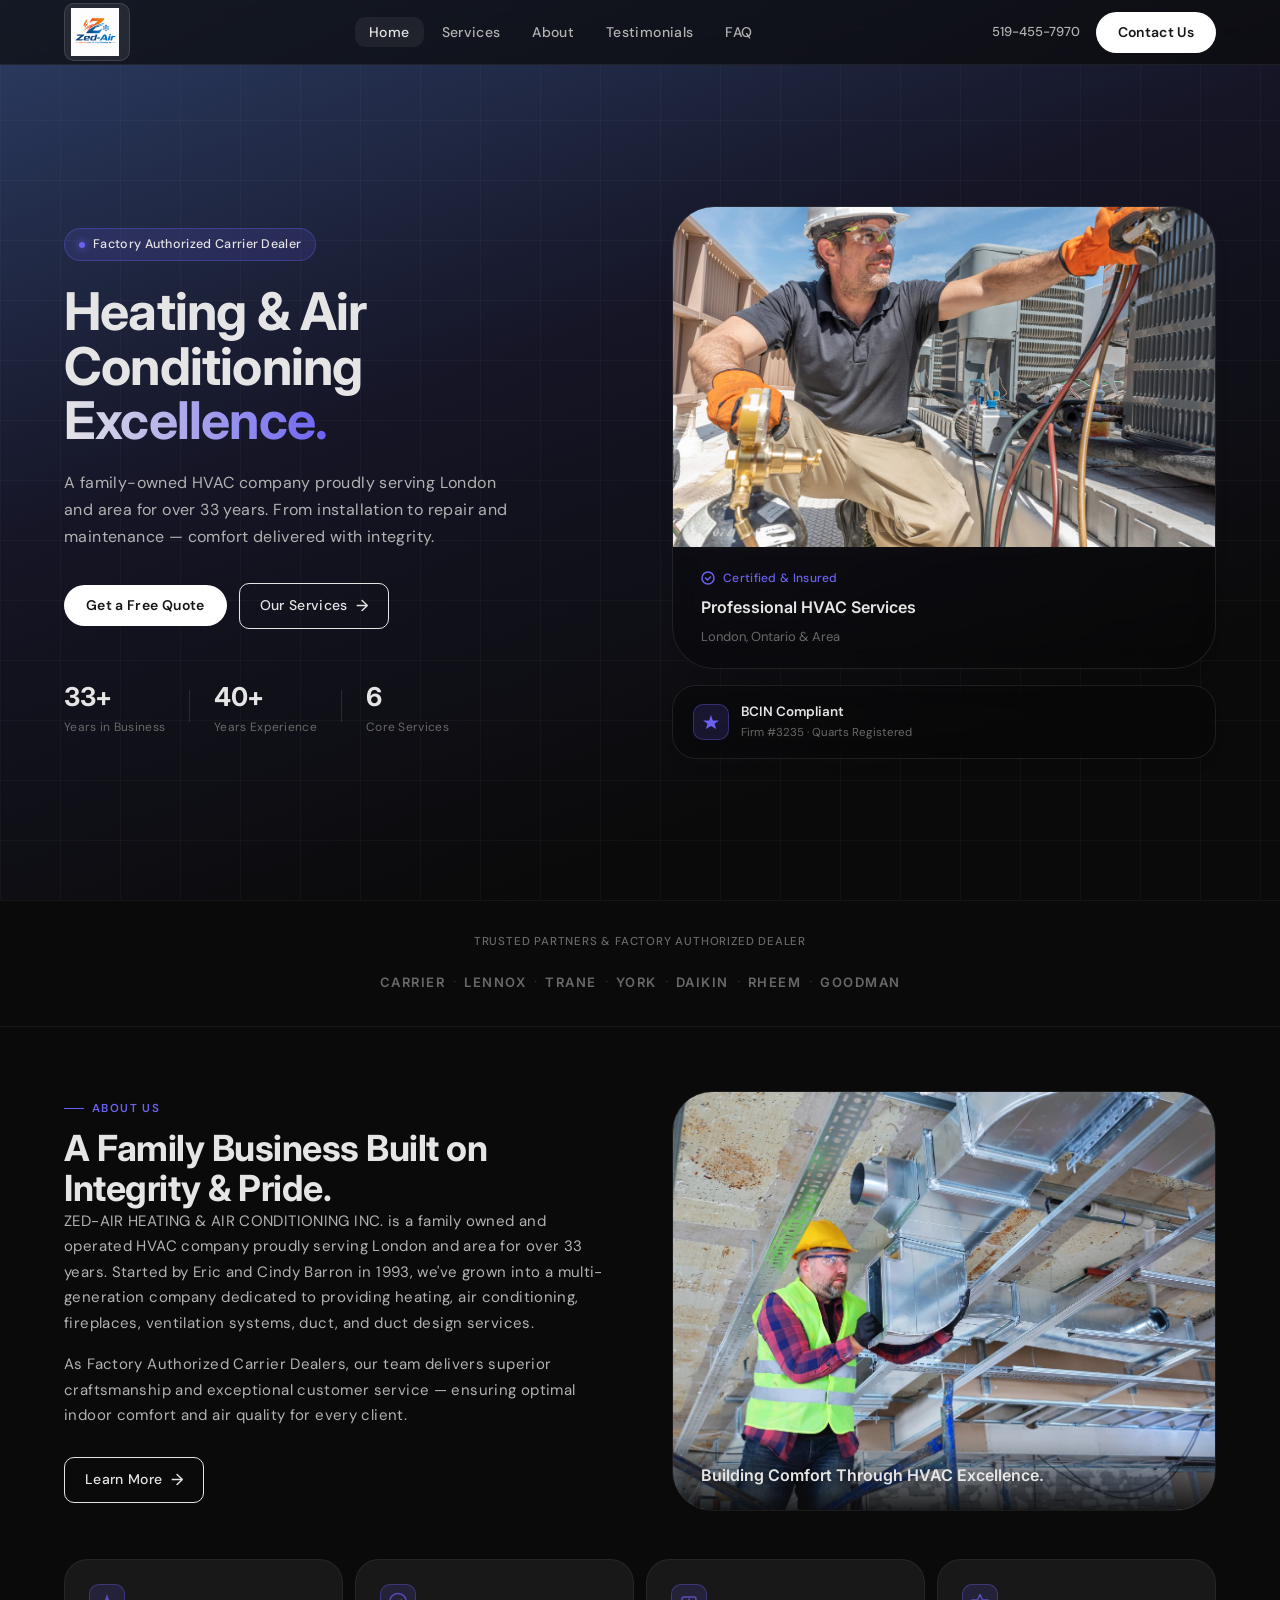
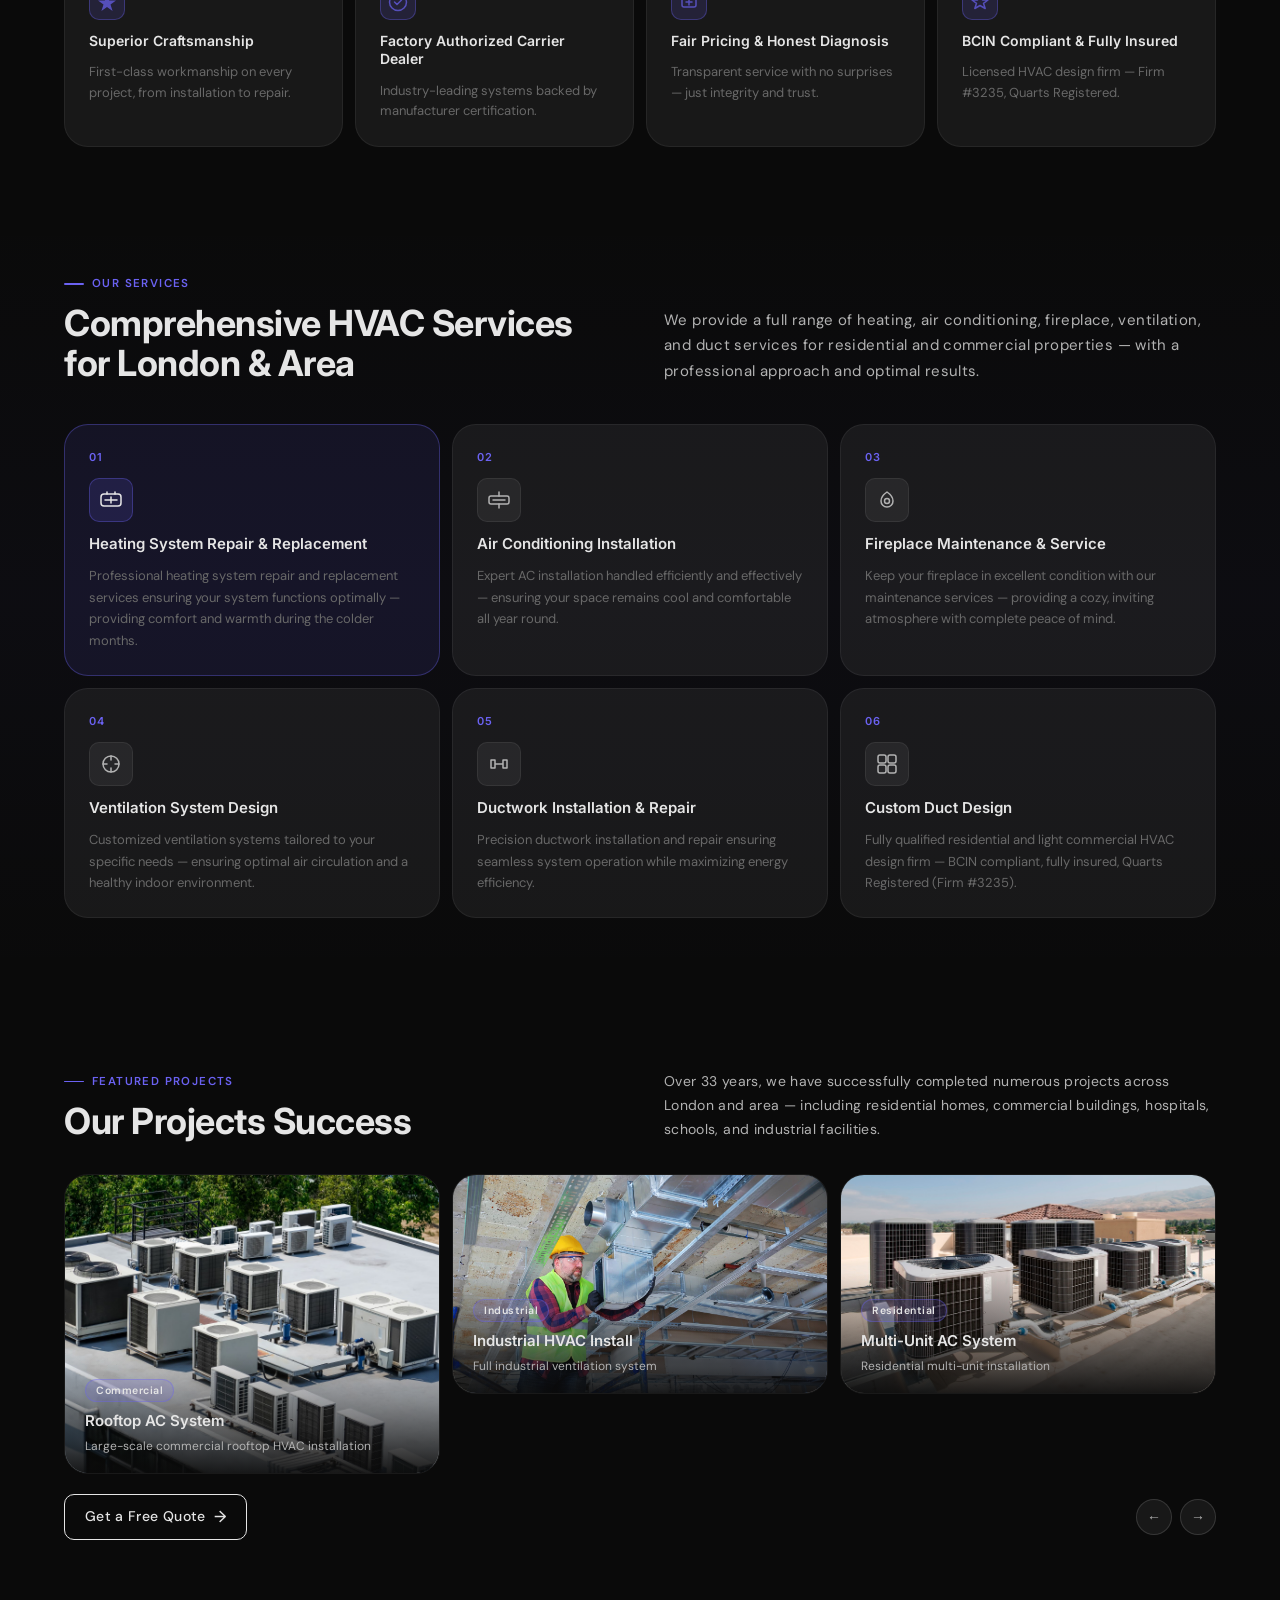
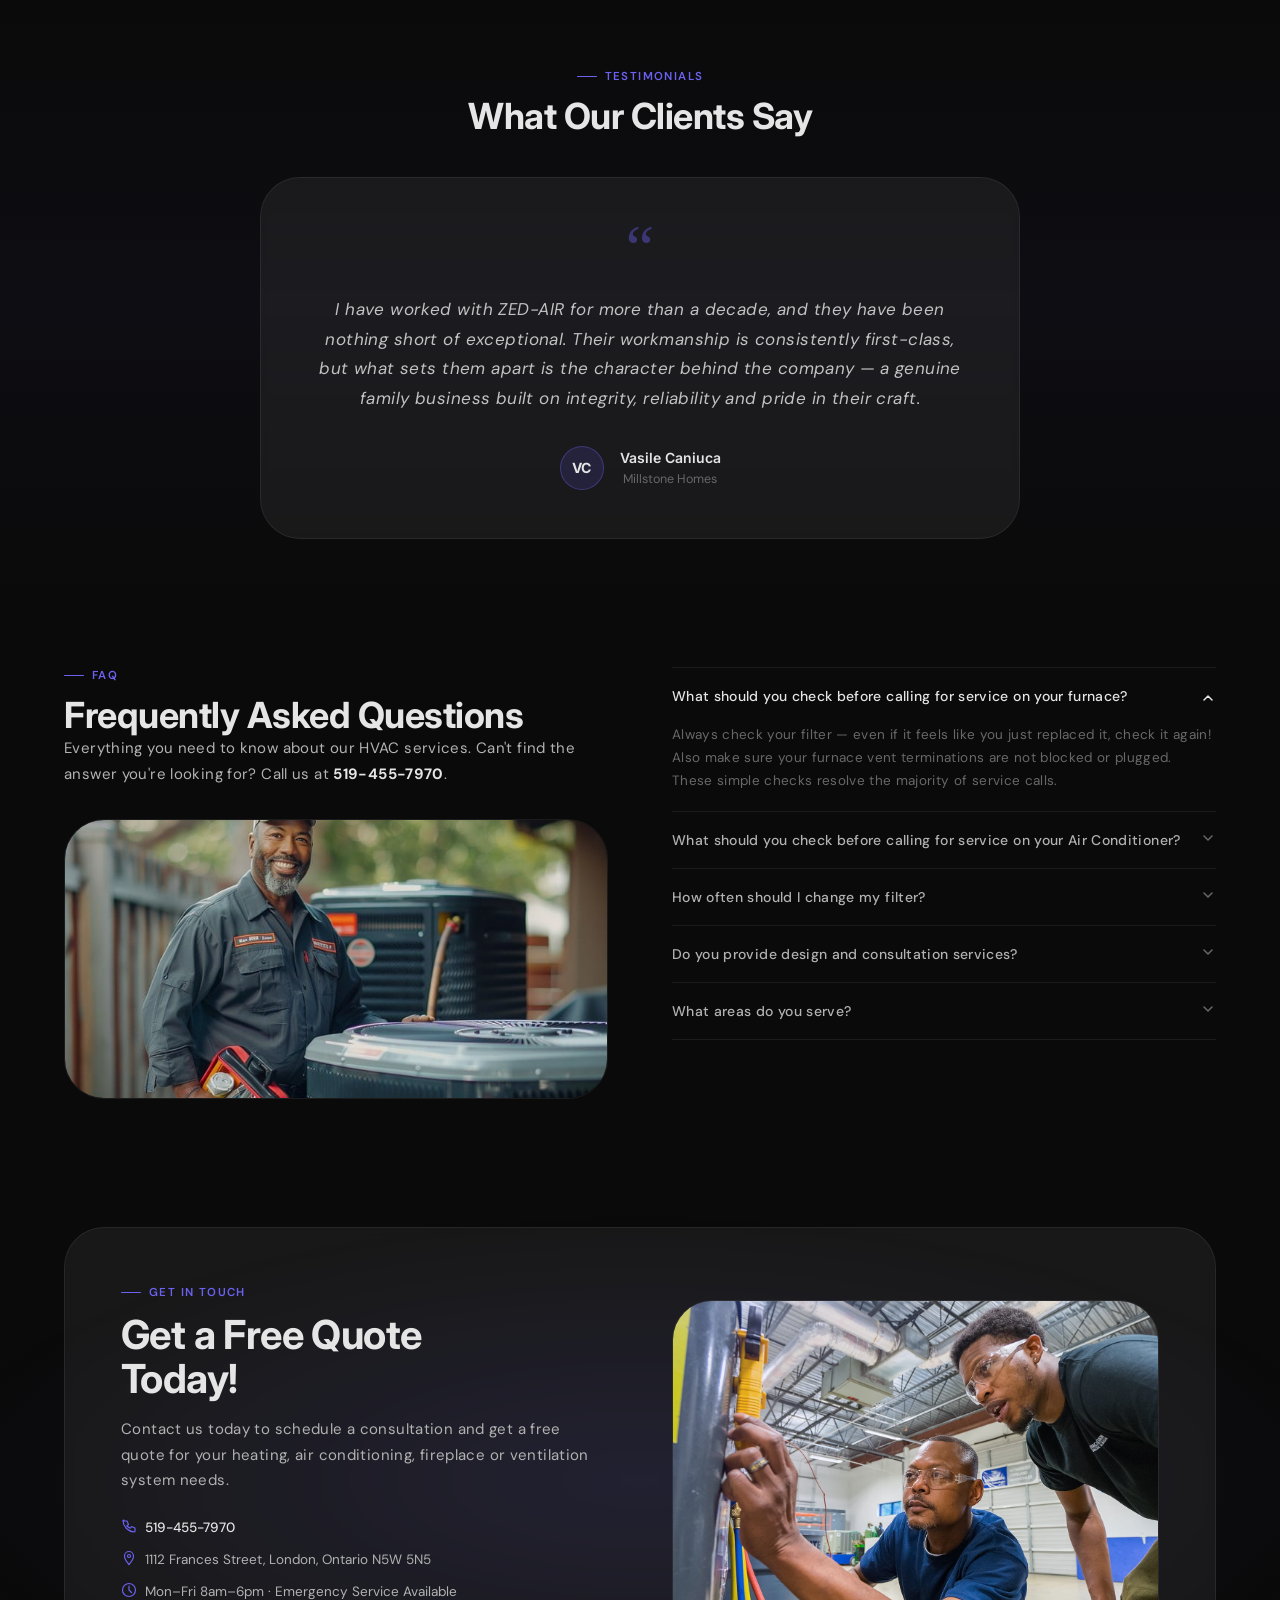
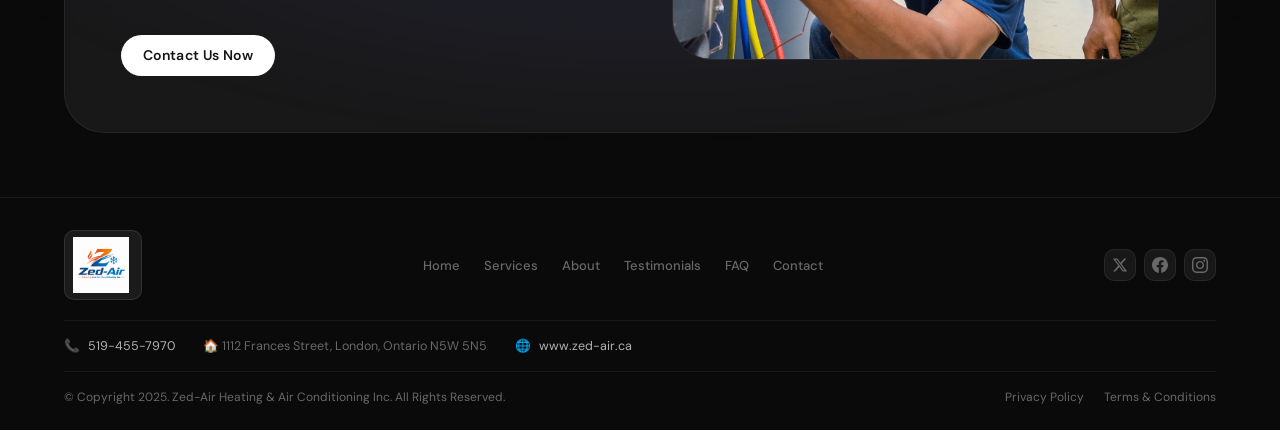
<file: variation-2-dark-dimension/index.html>
<!DOCTYPE html>
<html lang="en">
<head>
  <meta charset="UTF-8" />
  <meta name="viewport" content="width=device-width, initial-scale=1.0" />
  <title>Zed-Air Heating &amp; Air Conditioning Inc. | London, Ontario</title>
  <link rel="preconnect" href="https://fonts.googleapis.com" />
  <link rel="preconnect" href="https://fonts.gstatic.com" crossorigin />
  <link href="https://fonts.googleapis.com/css2?family=Inter:wght@300;400;500;600;700;800&family=DM+Sans:wght@400;500;700&display=swap" rel="stylesheet" />
  <link rel="stylesheet" href="style.css" />
</head>
<body>

  <!-- ===== NAVBAR ===== -->
  <nav class="navbar" id="navbar">
    <div class="nav-inner">
      <div class="nav-logo">
        <img src="zedair-logo.png" alt="Zed-Air Heating & Air Conditioning Inc." style="height:48px;width:auto;display:block;">
      </div>

      <ul class="nav-links">
        <li><a href="#home" class="nav-link active">Home</a></li>
        <li><a href="#services" class="nav-link">Services</a></li>
        <li><a href="#about" class="nav-link">About</a></li>
        <li><a href="#testimonials" class="nav-link">Testimonials</a></li>
        <li><a href="#faq" class="nav-link">FAQ</a></li>
      </ul>

      <div class="nav-actions">
        <a href="tel:5194557970" class="nav-phone">519-455-7970</a>
        <a href="#contact" class="btn-pill">Contact Us</a>
      </div>

      <button class="hamburger" id="hamburger" aria-label="Toggle menu">
        <span></span><span></span><span></span>
      </button>
    </div>

    <!-- Mobile drawer -->
    <div class="mobile-menu" id="mobileMenu">
      <ul class="mobile-links">
        <li><a href="#home" class="mobile-link">Home</a></li>
        <li><a href="#services" class="mobile-link">Services</a></li>
        <li><a href="#about" class="mobile-link">About</a></li>
        <li><a href="#testimonials" class="mobile-link">Testimonials</a></li>
        <li><a href="#faq" class="mobile-link">FAQ</a></li>
      </ul>
      <a href="#contact" class="btn-pill mobile-cta">Contact Us</a>
    </div>
  </nav>

  <!-- ===== HERO ===== -->
  <section class="hero" id="home">
    <div class="hero-gradient"></div>
    <div class="hero-grid-overlay"></div>

    <div class="hero-container">
      <div class="hero-left">
        <div class="hero-badge">
          <span class="badge-dot"></span>
          Factory Authorized Carrier Dealer
        </div>
        <h1 class="hero-title">Heating &amp; Air Conditioning<br /><span class="hero-title-accent">Excellence.</span></h1>
        <p class="hero-desc">A family-owned HVAC company proudly serving London and area for over 33 years. From installation to repair and maintenance — comfort delivered with integrity.</p>
        <div class="hero-ctas">
          <a href="#contact" class="btn-pill">Get a Free Quote</a>
          <a href="#services" class="btn-ghost">Our Services <span class="arrow">&#8594;</span></a>
        </div>
        <div class="hero-stats-row">
          <div class="hero-stat">
            <span class="hero-stat-num">33+</span>
            <span class="hero-stat-label">Years in Business</span>
          </div>
          <div class="hero-stat-divider"></div>
          <div class="hero-stat">
            <span class="hero-stat-num">40+</span>
            <span class="hero-stat-label">Years Experience</span>
          </div>
          <div class="hero-stat-divider"></div>
          <div class="hero-stat">
            <span class="hero-stat-num">6</span>
            <span class="hero-stat-label">Core Services</span>
          </div>
        </div>
      </div>

      <div class="hero-right">
        <div class="hero-card">
          <div class="hero-card-img-wrap">
            <img src="hero-tech2.jpg" alt="Zed-Air HVAC Technician" class="hero-card-img" />
          </div>
          <div class="hero-card-info">
            <div class="hero-card-badge">
              <svg width="14" height="14" viewBox="0 0 14 14" fill="none"><circle cx="7" cy="7" r="6" stroke="#6b62f2" stroke-width="1.5"/><path d="M4.5 7l2 2 3-3" stroke="#6b62f2" stroke-width="1.5" stroke-linecap="round" stroke-linejoin="round"/></svg>
              Certified &amp; Insured
            </div>
            <p class="hero-card-title">Professional HVAC Services</p>
            <p class="hero-card-sub">London, Ontario &amp; Area</p>
          </div>
        </div>

        <!-- Floating stats card -->
        <div class="hero-float-card">
          <div class="float-icon">
            <svg width="18" height="18" viewBox="0 0 18 18" fill="none"><path d="M9 2l1.8 5.4H17l-4.5 3.3 1.7 5.3L9 13l-5.2 3 1.7-5.3L1 7.4h6.2L9 2z" fill="#6b62f2"/></svg>
          </div>
          <div>
            <p class="float-title">BCIN Compliant</p>
            <p class="float-sub">Firm #3235 · Quarts Registered</p>
          </div>
        </div>
      </div>
    </div>
  </section>

  <!-- ===== PARTNERS ===== -->
  <section class="partners">
    <p class="partners-label">Trusted Partners &amp; Factory Authorized Dealer</p>
    <div class="partners-row">
      <div class="partner-item">CARRIER</div>
      <div class="partner-sep">·</div>
      <div class="partner-item">LENNOX</div>
      <div class="partner-sep">·</div>
      <div class="partner-item">TRANE</div>
      <div class="partner-sep">·</div>
      <div class="partner-item">YORK</div>
      <div class="partner-sep">·</div>
      <div class="partner-item">DAIKIN</div>
      <div class="partner-sep">·</div>
      <div class="partner-item">RHEEM</div>
      <div class="partner-sep">·</div>
      <div class="partner-item">GOODMAN</div>
    </div>
  </section>

  <!-- ===== ABOUT ===== -->
  <section class="about" id="about">
    <div class="section-container">
      <div class="about-grid">
        <div class="about-left">
          <div class="section-label">
            <span class="label-line"></span>
            About Us
          </div>
          <h2 class="section-heading">A Family Business Built on Integrity &amp; Pride.</h2>
          <p class="section-body">ZED-AIR HEATING &amp; AIR CONDITIONING INC. is a family owned and operated HVAC company proudly serving London and area for over 33 years. Started by Eric and Cindy Barron in 1993, we've grown into a multi-generation company dedicated to providing heating, air conditioning, fireplaces, ventilation systems, duct, and duct design services.</p>
          <p class="section-body" style="margin-top:16px;">As Factory Authorized Carrier Dealers, our team delivers superior craftsmanship and exceptional customer service — ensuring optimal indoor comfort and air quality for every client.</p>
          <a href="#contact" class="btn-ghost" style="margin-top:28px;display:inline-flex;">Learn More <span class="arrow">&#8594;</span></a>
        </div>

        <div class="about-right">
          <div class="about-img-card">
            <img src="commercial-install.jpg" alt="Zed-Air Installation" />
            <div class="about-img-overlay">
              <p>Building Comfort Through HVAC Excellence.</p>
            </div>
          </div>
        </div>
      </div>

      <!-- Values row -->
      <div class="values-row">
        <div class="value-card">
          <div class="value-icon-wrap">
            <svg width="20" height="20" viewBox="0 0 20 20" fill="none"><path d="M10 2l2.2 6.6H19l-5.5 4 2.1 6.4L10 15l-5.6 4 2.1-6.4L1 8.6h6.8L10 2z" fill="rgba(107,98,242,0.7)"/></svg>
          </div>
          <h4>Superior Craftsmanship</h4>
          <p>First-class workmanship on every project, from installation to repair.</p>
        </div>
        <div class="value-card">
          <div class="value-icon-wrap">
            <svg width="20" height="20" viewBox="0 0 20 20" fill="none"><circle cx="10" cy="10" r="8.5" stroke="rgba(107,98,242,0.7)" stroke-width="1.5"/><path d="M6.5 10l2.5 2.5 4.5-4.5" stroke="rgba(107,98,242,0.7)" stroke-width="1.5" stroke-linecap="round" stroke-linejoin="round"/></svg>
          </div>
          <h4>Factory Authorized Carrier Dealer</h4>
          <p>Industry-leading systems backed by manufacturer certification.</p>
        </div>
        <div class="value-card">
          <div class="value-icon-wrap">
            <svg width="20" height="20" viewBox="0 0 20 20" fill="none"><rect x="3" y="5" width="14" height="10" rx="2" stroke="rgba(107,98,242,0.7)" stroke-width="1.5"/><path d="M7 10h6M10 7v6" stroke="rgba(107,98,242,0.7)" stroke-width="1.5" stroke-linecap="round"/></svg>
          </div>
          <h4>Fair Pricing &amp; Honest Diagnosis</h4>
          <p>Transparent service with no surprises — just integrity and trust.</p>
        </div>
        <div class="value-card">
          <div class="value-icon-wrap">
            <svg width="20" height="20" viewBox="0 0 20 20" fill="none"><path d="M10 2.5L12.5 8H18l-4.5 3.3 1.7 5.2L10 13.5l-5.2 3 1.7-5.2L2 8h5.5L10 2.5z" stroke="rgba(107,98,242,0.7)" stroke-width="1.5" stroke-linejoin="round"/></svg>
          </div>
          <h4>BCIN Compliant &amp; Fully Insured</h4>
          <p>Licensed HVAC design firm — Firm #3235, Quarts Registered.</p>
        </div>
      </div>
    </div>
  </section>

  <!-- ===== SERVICES ===== -->
  <section class="services" id="services">
    <div class="section-container">
      <div class="services-header">
        <div>
          <div class="section-label">
            <span class="label-line"></span>
            Our Services
          </div>
          <h2 class="section-heading">Comprehensive HVAC Services<br />for London &amp; Area</h2>
        </div>
        <p class="services-intro-text">We provide a full range of heating, air conditioning, fireplace, ventilation, and duct services for residential and commercial properties — with a professional approach and optimal results.</p>
      </div>

      <div class="services-grid">
        <div class="service-card service-card--active">
          <div class="service-num">01</div>
          <div class="service-icon-wrap">
            <svg width="28" height="28" viewBox="0 0 28 28" fill="none"><rect x="4" y="8" width="20" height="12" rx="3" stroke="#e5e5e5" stroke-width="1.5"/><path d="M8 14h12M14 11v6" stroke="#e5e5e5" stroke-width="1.5" stroke-linecap="round"/><path d="M10 8V6M18 8V6" stroke="#e5e5e5" stroke-width="1.5" stroke-linecap="round"/></svg>
          </div>
          <h4 class="service-name">Heating System Repair &amp; Replacement</h4>
          <p class="service-desc">Professional heating system repair and replacement services ensuring your system functions optimally — providing comfort and warmth during the colder months.</p>
        </div>

        <div class="service-card">
          <div class="service-num">02</div>
          <div class="service-icon-wrap">
            <svg width="28" height="28" viewBox="0 0 28 28" fill="none"><rect x="4" y="10" width="20" height="8" rx="2" stroke="#b2b2b2" stroke-width="1.5"/><path d="M8 14h12" stroke="#b2b2b2" stroke-width="1.5" stroke-linecap="round"/><path d="M14 6v4M14 18v4" stroke="#b2b2b2" stroke-width="1.5" stroke-linecap="round"/></svg>
          </div>
          <h4 class="service-name">Air Conditioning Installation</h4>
          <p class="service-desc">Expert AC installation handled efficiently and effectively — ensuring your space remains cool and comfortable all year round.</p>
        </div>

        <div class="service-card">
          <div class="service-num">03</div>
          <div class="service-icon-wrap">
            <svg width="28" height="28" viewBox="0 0 28 28" fill="none"><path d="M14 6c0 0-6 4-6 9a6 6 0 0012 0c0-5-6-9-6-9z" stroke="#b2b2b2" stroke-width="1.5" stroke-linejoin="round"/><circle cx="14" cy="15" r="2.5" stroke="#b2b2b2" stroke-width="1.5"/></svg>
          </div>
          <h4 class="service-name">Fireplace Maintenance &amp; Service</h4>
          <p class="service-desc">Keep your fireplace in excellent condition with our maintenance services — providing a cozy, inviting atmosphere with complete peace of mind.</p>
        </div>

        <div class="service-card">
          <div class="service-num">04</div>
          <div class="service-icon-wrap">
            <svg width="28" height="28" viewBox="0 0 28 28" fill="none"><circle cx="14" cy="14" r="8" stroke="#b2b2b2" stroke-width="1.5"/><path d="M14 6v4M14 18v4M6 14h4M18 14h4" stroke="#b2b2b2" stroke-width="1.5" stroke-linecap="round"/></svg>
          </div>
          <h4 class="service-name">Ventilation System Design</h4>
          <p class="service-desc">Customized ventilation systems tailored to your specific needs — ensuring optimal air circulation and a healthy indoor environment.</p>
        </div>

        <div class="service-card">
          <div class="service-num">05</div>
          <div class="service-icon-wrap">
            <svg width="28" height="28" viewBox="0 0 28 28" fill="none"><path d="M6 10h4v8H6zM18 10h4v8h-4zM10 14h8" stroke="#b2b2b2" stroke-width="1.5" stroke-linecap="round" stroke-linejoin="round"/></svg>
          </div>
          <h4 class="service-name">Ductwork Installation &amp; Repair</h4>
          <p class="service-desc">Precision ductwork installation and repair ensuring seamless system operation while maximizing energy efficiency.</p>
        </div>

        <div class="service-card">
          <div class="service-num">06</div>
          <div class="service-icon-wrap">
            <svg width="28" height="28" viewBox="0 0 28 28" fill="none"><rect x="5" y="5" width="8" height="8" rx="2" stroke="#b2b2b2" stroke-width="1.5"/><rect x="15" y="5" width="8" height="8" rx="2" stroke="#b2b2b2" stroke-width="1.5"/><rect x="5" y="15" width="8" height="8" rx="2" stroke="#b2b2b2" stroke-width="1.5"/><rect x="15" y="15" width="8" height="8" rx="2" stroke="#b2b2b2" stroke-width="1.5"/></svg>
          </div>
          <h4 class="service-name">Custom Duct Design</h4>
          <p class="service-desc">Fully qualified residential and light commercial HVAC design firm — BCIN compliant, fully insured, Quarts Registered (Firm #3235).</p>
        </div>
      </div>
    </div>
  </section>

  <!-- ===== PROJECTS ===== -->
  <section class="projects" id="projects">
    <div class="section-container">
      <div class="projects-header">
        <div>
          <div class="section-label">
            <span class="label-line"></span>
            Featured Projects
          </div>
          <h2 class="section-heading">Our Projects Success</h2>
        </div>
        <p class="projects-desc">Over 33 years, we have successfully completed numerous projects across London and area — including residential homes, commercial buildings, hospitals, schools, and industrial facilities.</p>
      </div>

      <div class="projects-grid">
        <div class="project-card project-card--large">
          <img src="rooftop.jpg" alt="Rooftop AC System" />
          <div class="project-overlay">
            <span class="project-tag">Commercial</span>
            <h4>Rooftop AC System</h4>
            <p>Large-scale commercial rooftop HVAC installation</p>
          </div>
        </div>
        <div class="project-card">
          <img src="commercial-install.jpg" alt="Industrial HVAC" />
          <div class="project-overlay">
            <span class="project-tag">Industrial</span>
            <h4>Industrial HVAC Install</h4>
            <p>Full industrial ventilation system</p>
          </div>
        </div>
        <div class="project-card">
          <img src="ac-units.jpg" alt="Multi-Unit AC" />
          <div class="project-overlay">
            <span class="project-tag">Residential</span>
            <h4>Multi-Unit AC System</h4>
            <p>Residential multi-unit installation</p>
          </div>
        </div>
      </div>

      <div class="projects-footer">
        <a href="#contact" class="btn-ghost">Get a Free Quote <span class="arrow">&#8594;</span></a>
        <div class="project-nav">
          <button class="nav-btn-dark">&#8592;</button>
          <button class="nav-btn-dark">&#8594;</button>
        </div>
      </div>
    </div>
  </section>

  <!-- ===== TESTIMONIALS ===== -->
  <section class="testimonials" id="testimonials">
    <div class="section-container">
      <div class="testimonials-header">
        <div class="section-label">
          <span class="label-line"></span>
          Testimonials
        </div>
        <h2 class="section-heading">What Our Clients Say</h2>
      </div>

      <div class="testimonial-card">
        <div class="testimonial-quote-mark">&#8220;</div>
        <p class="testimonial-text">I have worked with ZED-AIR for more than a decade, and they have been nothing short of exceptional. Their workmanship is consistently first-class, but what sets them apart is the character behind the company — a genuine family business built on integrity, reliability and pride in their craft.</p>
        <div class="testimonial-author">
          <div class="testimonial-avatar">VC</div>
          <div>
            <p class="testimonial-name">Vasile Caniuca</p>
            <p class="testimonial-company">Millstone Homes</p>
          </div>
        </div>
      </div>
    </div>
  </section>

  <!-- ===== FAQ ===== -->
  <section class="faq" id="faq">
    <div class="section-container">
      <div class="faq-grid">
        <div class="faq-left">
          <div class="section-label">
            <span class="label-line"></span>
            FAQ
          </div>
          <h2 class="section-heading">Frequently Asked Questions</h2>
          <p class="section-body">Everything you need to know about our HVAC services. Can't find the answer you're looking for? Call us at <strong style="color:#e5e5e5;">519-455-7970</strong>.</p>
          <div class="faq-img-wrap">
            <img src="tech-smiling.jpg" alt="Zed-Air Technician" />
          </div>
        </div>

        <div class="faq-right">
          <div class="faq-list">

            <div class="faq-item open">
              <button class="faq-question">
                What should you check before calling for service on your furnace?
                <span class="faq-toggle">
                  <svg width="16" height="16" viewBox="0 0 16 16" fill="none"><path d="M4 6l4 4 4-4" stroke="#e5e5e5" stroke-width="1.5" stroke-linecap="round" stroke-linejoin="round"/></svg>
                </span>
              </button>
              <div class="faq-answer">
                <p>Always check your filter — even if it feels like you just replaced it, check it again! Also make sure your furnace vent terminations are not blocked or plugged. These simple checks resolve the majority of service calls.</p>
              </div>
            </div>

            <div class="faq-item">
              <button class="faq-question">
                What should you check before calling for service on your Air Conditioner?
                <span class="faq-toggle">
                  <svg width="16" height="16" viewBox="0 0 16 16" fill="none"><path d="M4 6l4 4 4-4" stroke="#686868" stroke-width="1.5" stroke-linecap="round" stroke-linejoin="round"/></svg>
                </span>
              </button>
              <div class="faq-answer">
                <p>Always check your filter first — 80% of our calls are dirty filters! Also try turning off the breakers for both the A/C and furnace for a few minutes before calling.</p>
              </div>
            </div>

            <div class="faq-item">
              <button class="faq-question">
                How often should I change my filter?
                <span class="faq-toggle">
                  <svg width="16" height="16" viewBox="0 0 16 16" fill="none"><path d="M4 6l4 4 4-4" stroke="#686868" stroke-width="1.5" stroke-linecap="round" stroke-linejoin="round"/></svg>
                </span>
              </button>
              <div class="faq-answer">
                <p>One of the easiest preventative maintenance tasks you can do yourself. Your filter is located in or near your indoor unit. Whether it's a basic 1-inch filter or a larger 4-inch media filter — regular replacement is key to system efficiency and indoor air quality.</p>
              </div>
            </div>

            <div class="faq-item">
              <button class="faq-question">
                Do you provide design and consultation services?
                <span class="faq-toggle">
                  <svg width="16" height="16" viewBox="0 0 16 16" fill="none"><path d="M4 6l4 4 4-4" stroke="#686868" stroke-width="1.5" stroke-linecap="round" stroke-linejoin="round"/></svg>
                </span>
              </button>
              <div class="faq-answer">
                <p>Yes. We are a fully qualified residential and light commercial HVAC design firm — BCIN compliant, fully insured, and Quarts Registered (Firm #3235).</p>
              </div>
            </div>

            <div class="faq-item">
              <button class="faq-question">
                What areas do you serve?
                <span class="faq-toggle">
                  <svg width="16" height="16" viewBox="0 0 16 16" fill="none"><path d="M4 6l4 4 4-4" stroke="#686868" stroke-width="1.5" stroke-linecap="round" stroke-linejoin="round"/></svg>
                </span>
              </button>
              <div class="faq-answer">
                <p>We proudly serve London, Ontario and the surrounding area for both residential and commercial properties. Contact us at 519-455-7970 to confirm availability in your area.</p>
              </div>
            </div>

          </div>
        </div>
      </div>
    </div>
  </section>

  <!-- ===== CTA ===== -->
  <section class="cta" id="contact">
    <div class="cta-gradient"></div>
    <div class="section-container">
      <div class="cta-inner">
        <div class="cta-left">
          <div class="section-label">
            <span class="label-line"></span>
            Get In Touch
          </div>
          <h2 class="cta-heading">Get a Free Quote<br />Today!</h2>
          <p class="cta-desc">Contact us today to schedule a consultation and get a free quote for your heating, air conditioning, fireplace or ventilation system needs.</p>
          <div class="cta-contact-info">
            <div class="cta-contact-item">
              <svg width="16" height="16" viewBox="0 0 16 16" fill="none"><path d="M3 3h3l1.5 3.5-1.75 1.25A11 11 0 009.25 10.25L10.5 8.5 14 10v3c0 .55-.45 1-1 1A12 12 0 012 3c0-.55.45-1 1-1z" stroke="#6b62f2" stroke-width="1.2" stroke-linejoin="round"/></svg>
              <a href="tel:5194557970">519-455-7970</a>
            </div>
            <div class="cta-contact-item">
              <svg width="16" height="16" viewBox="0 0 16 16" fill="none"><path d="M8 1.5C5.5 1.5 3.5 3.5 3.5 6c0 3.5 4.5 8.5 4.5 8.5S12.5 9.5 12.5 6c0-2.5-2-4.5-4.5-4.5z" stroke="#6b62f2" stroke-width="1.2"/><circle cx="8" cy="6" r="1.5" stroke="#6b62f2" stroke-width="1.2"/></svg>
              <span>1112 Frances Street, London, Ontario N5W 5N5</span>
            </div>
            <div class="cta-contact-item">
              <svg width="16" height="16" viewBox="0 0 16 16" fill="none"><circle cx="8" cy="8" r="6.5" stroke="#6b62f2" stroke-width="1.2"/><path d="M8 4v4l2.5 2.5" stroke="#6b62f2" stroke-width="1.2" stroke-linecap="round"/></svg>
              <span>Mon–Fri 8am–6pm · Emergency Service Available</span>
            </div>
          </div>
          <a href="tel:5194557970" class="btn-pill" style="margin-top:32px;">Contact Us Now</a>
        </div>

        <div class="cta-right">
          <div class="cta-img-card">
            <img src="tech-working.jpg" alt="Zed-Air Technician" />
            <div class="cta-img-overlay"></div>
          </div>
        </div>
      </div>
    </div>
  </section>

  <!-- ===== FOOTER ===== -->
  <footer class="footer">
    <div class="footer-inner">
      <div class="footer-top">
        <div class="footer-logo">
          <img src="zedair-logo.png" alt="Zed-Air Heating & Air Conditioning Inc." style="height:56px;width:auto;display:block;">
        </div>
        <ul class="footer-nav">
          <li><a href="#home">Home</a></li>
          <li><a href="#services">Services</a></li>
          <li><a href="#about">About</a></li>
          <li><a href="#testimonials">Testimonials</a></li>
          <li><a href="#faq">FAQ</a></li>
          <li><a href="#contact">Contact</a></li>
        </ul>
        <div class="footer-social">
          <a href="#" class="social-btn" aria-label="X">
            <svg width="16" height="16" viewBox="0 0 24 24" fill="currentColor"><path d="M18.244 2.25h3.308l-7.227 8.26 8.502 11.24H16.17l-5.214-6.817L4.99 21.75H1.68l7.73-8.835L1.254 2.25H8.08l4.713 6.231zm-1.161 17.52h1.833L7.084 4.126H5.117z"/></svg>
          </a>
          <a href="#" class="social-btn" aria-label="Facebook">
            <svg width="16" height="16" viewBox="0 0 24 24" fill="currentColor"><path d="M24 12.073c0-6.627-5.373-12-12-12s-12 5.373-12 12c0 5.99 4.388 10.954 10.125 11.854v-8.385H7.078v-3.47h3.047V9.43c0-3.007 1.792-4.669 4.533-4.669 1.312 0 2.686.235 2.686.235v2.953H15.83c-1.491 0-1.956.925-1.956 1.874v2.25h3.328l-.532 3.47h-2.796v8.385C19.612 23.027 24 18.062 24 12.073z"/></svg>
          </a>
          <a href="#" class="social-btn" aria-label="Instagram">
            <svg width="16" height="16" viewBox="0 0 24 24" fill="currentColor"><path d="M12 2.163c3.204 0 3.584.012 4.85.07 3.252.148 4.771 1.691 4.919 4.919.058 1.265.069 1.645.069 4.849 0 3.205-.012 3.584-.069 4.849-.149 3.225-1.664 4.771-4.919 4.919-1.266.058-1.644.07-4.85.07-3.204 0-3.584-.012-4.849-.07-3.26-.149-4.771-1.699-4.919-4.92-.058-1.265-.07-1.644-.07-4.849 0-3.204.013-3.583.07-4.849.149-3.227 1.664-4.771 4.919-4.919 1.266-.057 1.645-.069 4.849-.069zm0-2.163c-3.259 0-3.667.014-4.947.072-4.358.2-6.78 2.618-6.98 6.98-.059 1.281-.073 1.689-.073 4.948 0 3.259.014 3.668.072 4.948.2 4.358 2.618 6.78 6.98 6.98 1.281.058 1.689.072 4.948.072 3.259 0 3.668-.014 4.948-.072 4.354-.2 6.782-2.618 6.979-6.98.059-1.28.073-1.689.073-4.948 0-3.259-.014-3.667-.072-4.947-.196-4.354-2.617-6.78-6.979-6.98-1.281-.059-1.69-.073-4.949-.073zm0 5.838c-3.403 0-6.162 2.759-6.162 6.162s2.759 6.163 6.162 6.163 6.162-2.759 6.162-6.163c0-3.403-2.759-6.162-6.162-6.162zm0 10.162c-2.209 0-4-1.79-4-4 0-2.209 1.791-4 4-4s4 1.791 4 4c0 2.21-1.791 4-4 4zm6.406-11.845c-.796 0-1.441.645-1.441 1.44s.645 1.44 1.441 1.44c.795 0 1.439-.645 1.439-1.44s-.644-1.44-1.439-1.44z"/></svg>
          </a>
        </div>
      </div>

      <div class="footer-contact-row">
        <span>&#128222; <a href="tel:5194557970">519-455-7970</a></span>
        <span>&#127968; 1112 Frances Street, London, Ontario N5W 5N5</span>
        <span>&#127760; <a href="https://www.zed-air.ca" target="_blank">www.zed-air.ca</a></span>
      </div>

      <div class="footer-bottom">
        <p>&copy; Copyright 2025. Zed-Air Heating &amp; Air Conditioning Inc. All Rights Reserved.</p>
        <div class="footer-links">
          <a href="#">Privacy Policy</a>
          <a href="#">Terms &amp; Conditions</a>
        </div>
      </div>
    </div>
  </footer>

  <script>
    // Hamburger
    const hamburger = document.getElementById('hamburger');
    const mobileMenu = document.getElementById('mobileMenu');
    hamburger.addEventListener('click', () => {
      const isOpen = mobileMenu.classList.toggle('open');
      hamburger.classList.toggle('active', isOpen);
      document.body.classList.toggle('menu-open', isOpen);
    });
    document.querySelectorAll('.mobile-link').forEach(link => {
      link.addEventListener('click', () => {
        mobileMenu.classList.remove('open');
        hamburger.classList.remove('active');
        document.body.classList.remove('menu-open');
      });
    });

    // FAQ
    document.querySelectorAll('.faq-question').forEach(btn => {
      btn.addEventListener('click', () => {
        const item = btn.closest('.faq-item');
        const isOpen = item.classList.contains('open');
        document.querySelectorAll('.faq-item').forEach(i => i.classList.remove('open'));
        if (!isOpen) item.classList.add('open');
      });
    });

    // Navbar scroll effect
    window.addEventListener('scroll', () => {
      document.getElementById('navbar').classList.toggle('scrolled', window.scrollY > 40);
    });
  </script>
</body>
</html>
</file>
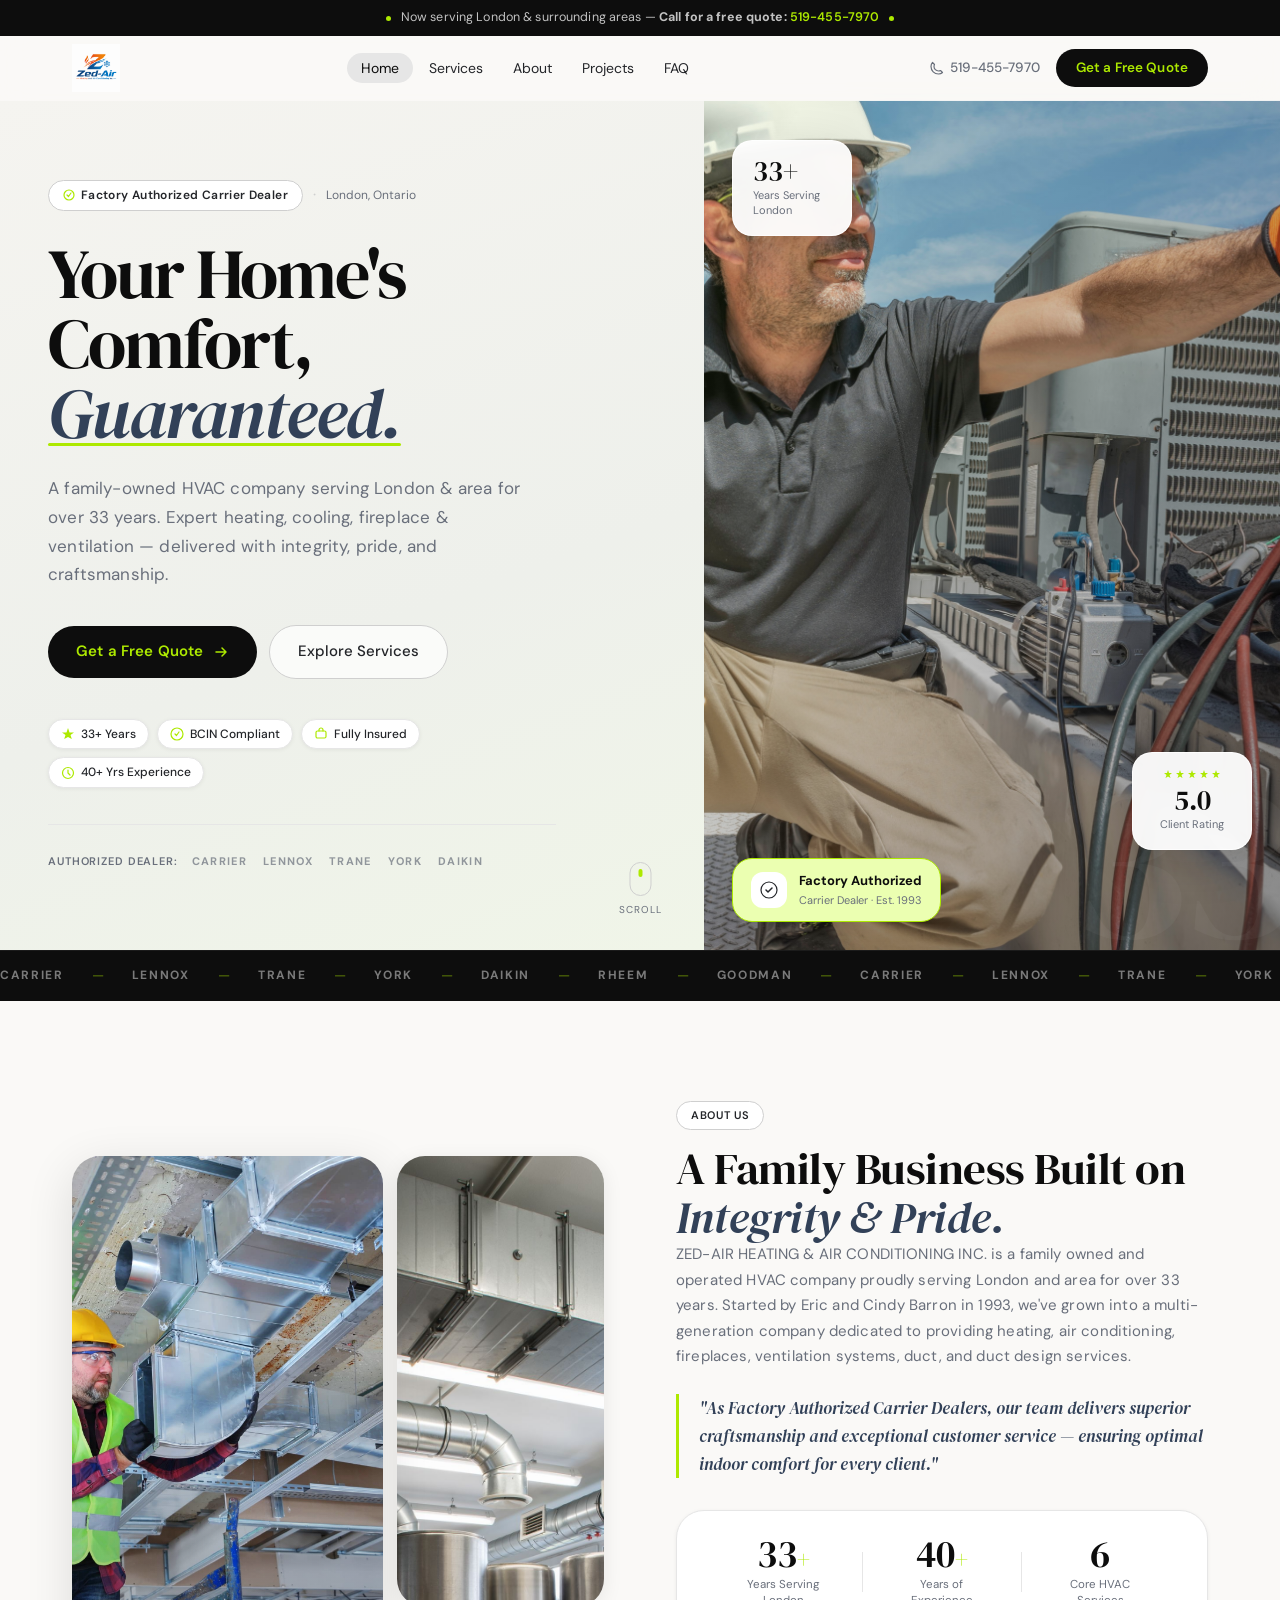
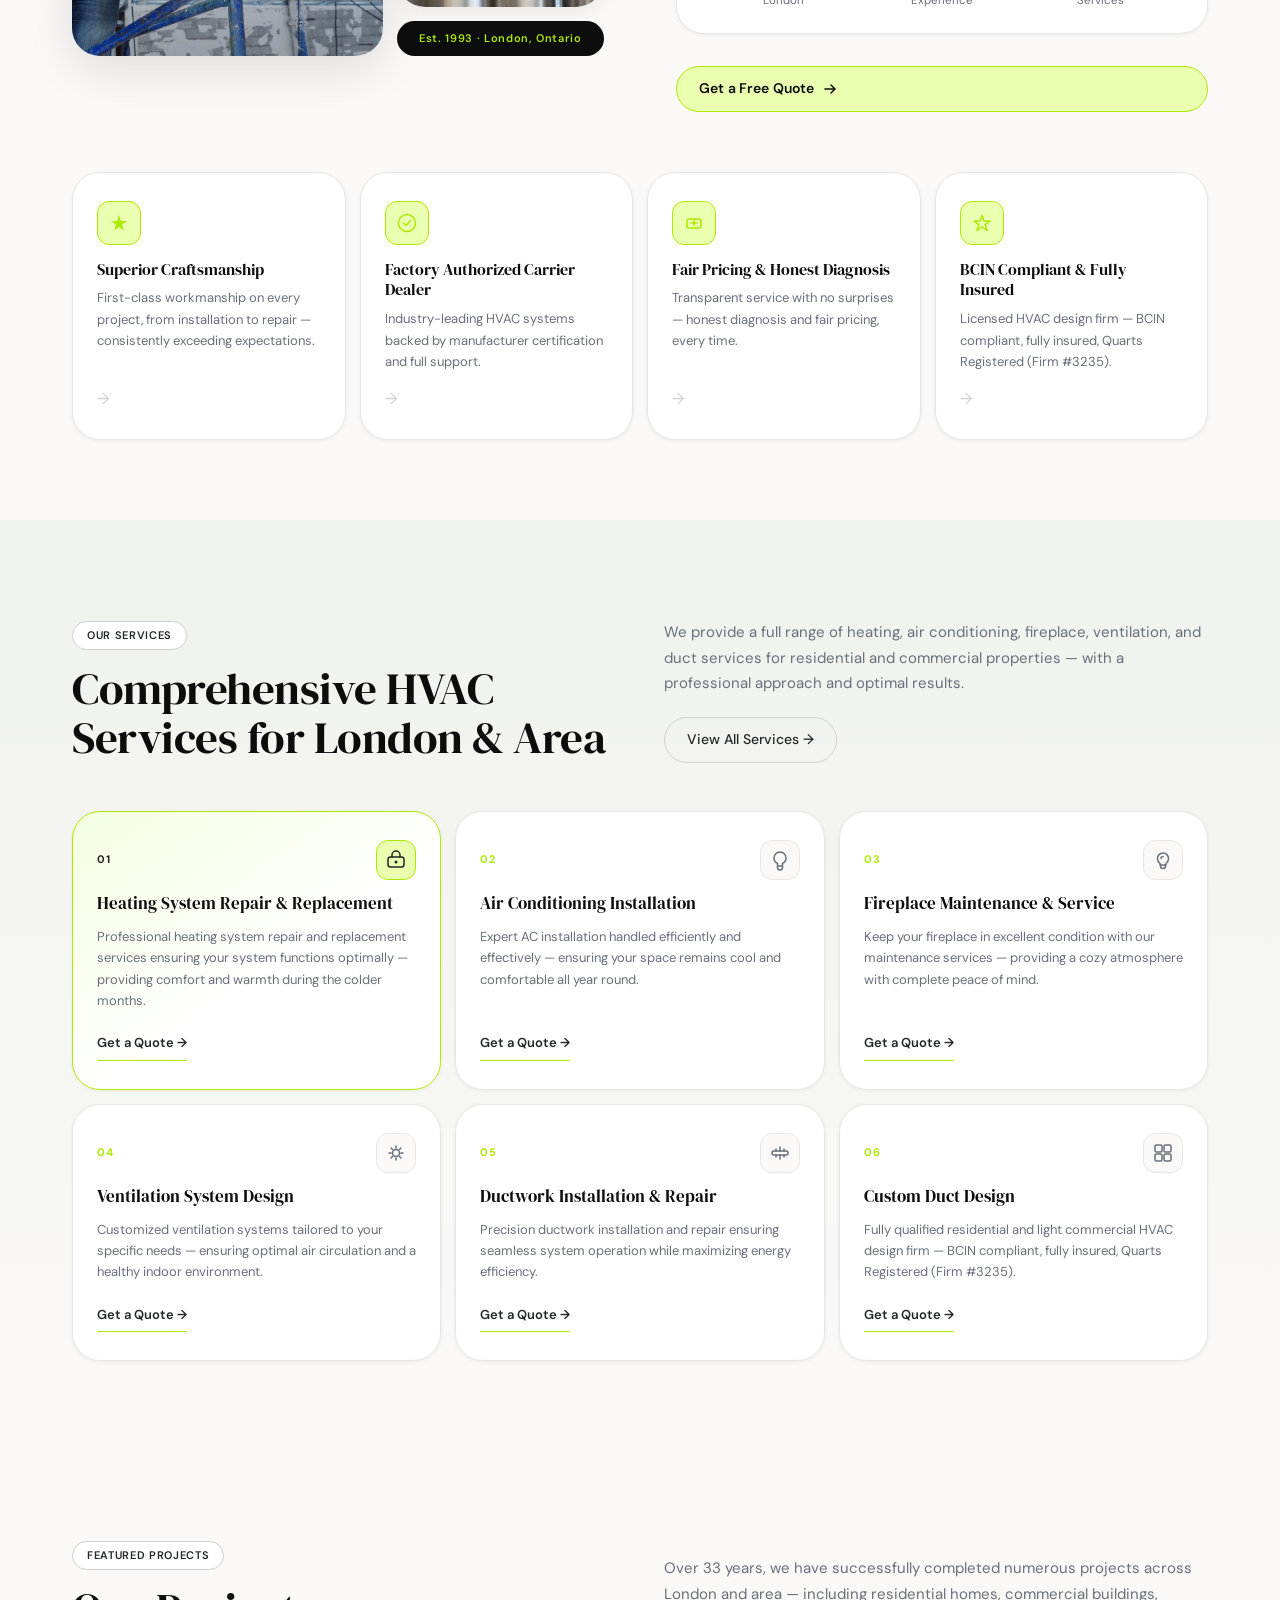
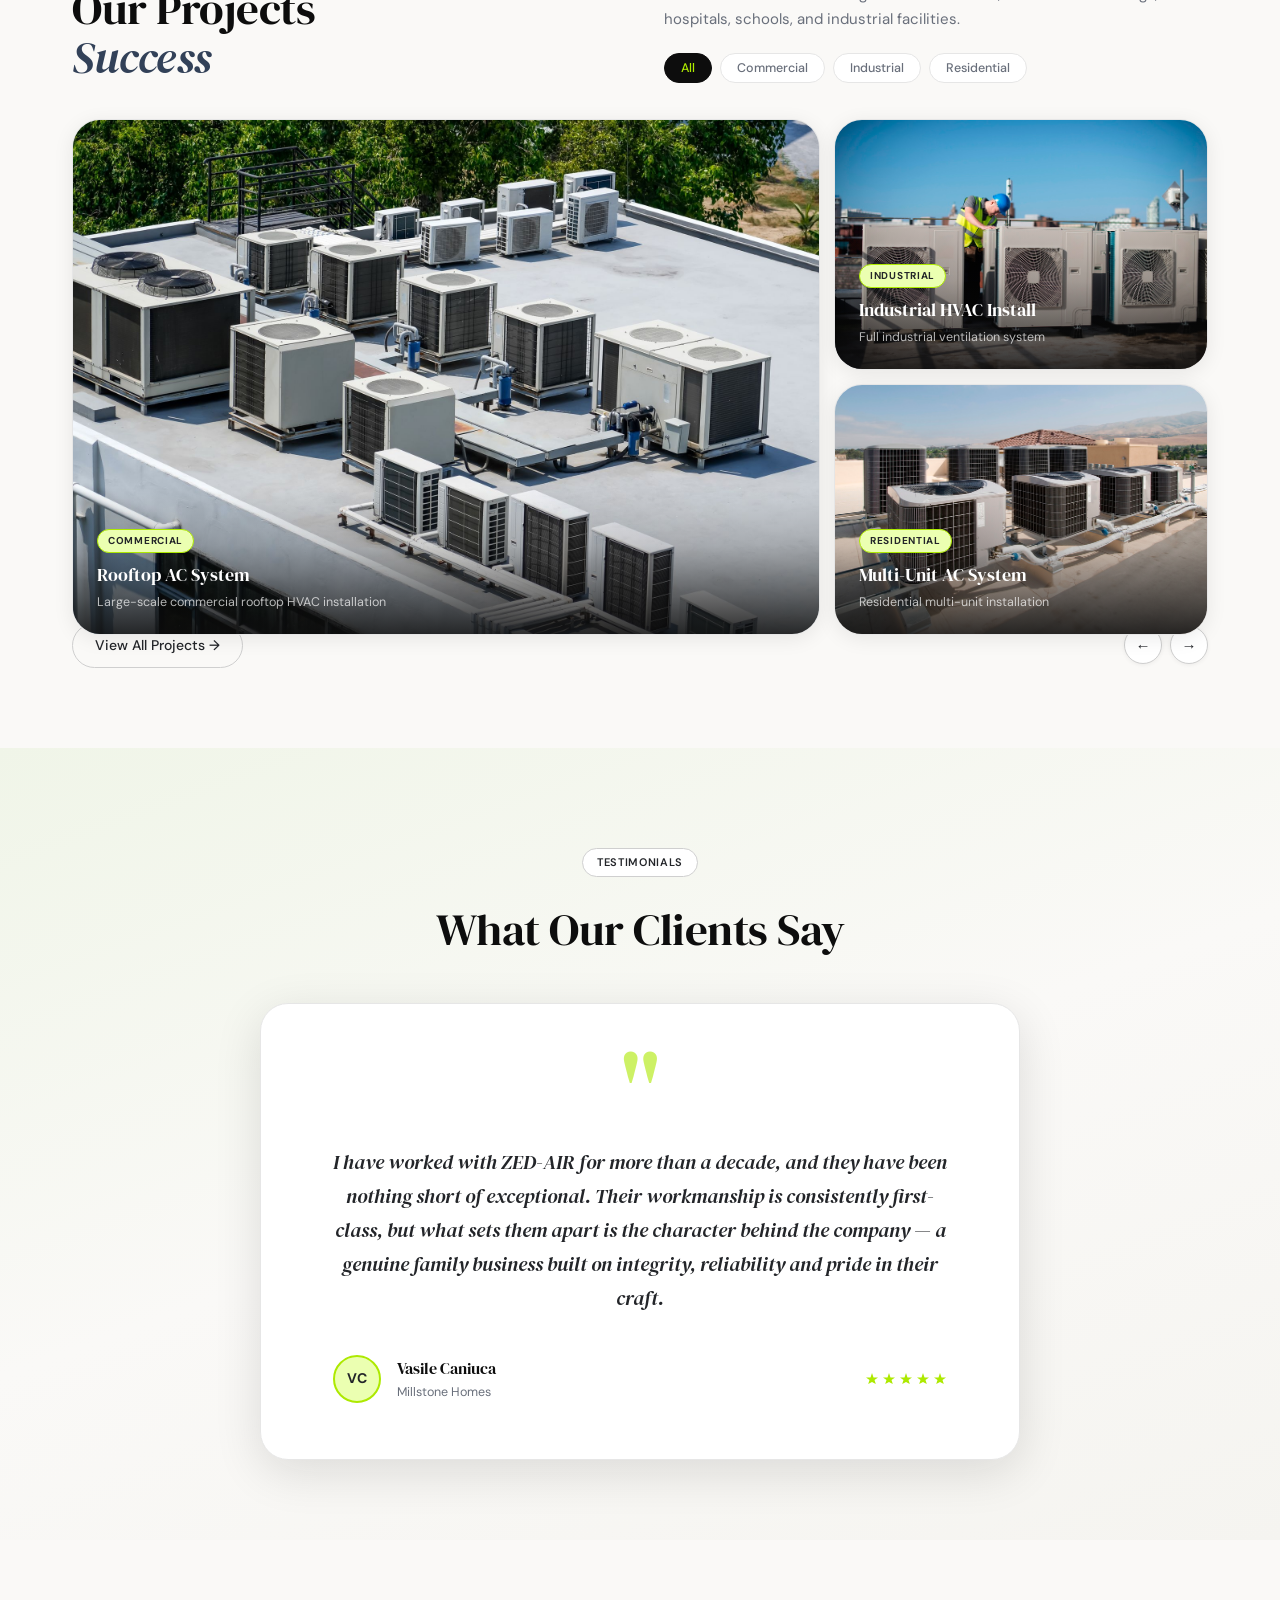
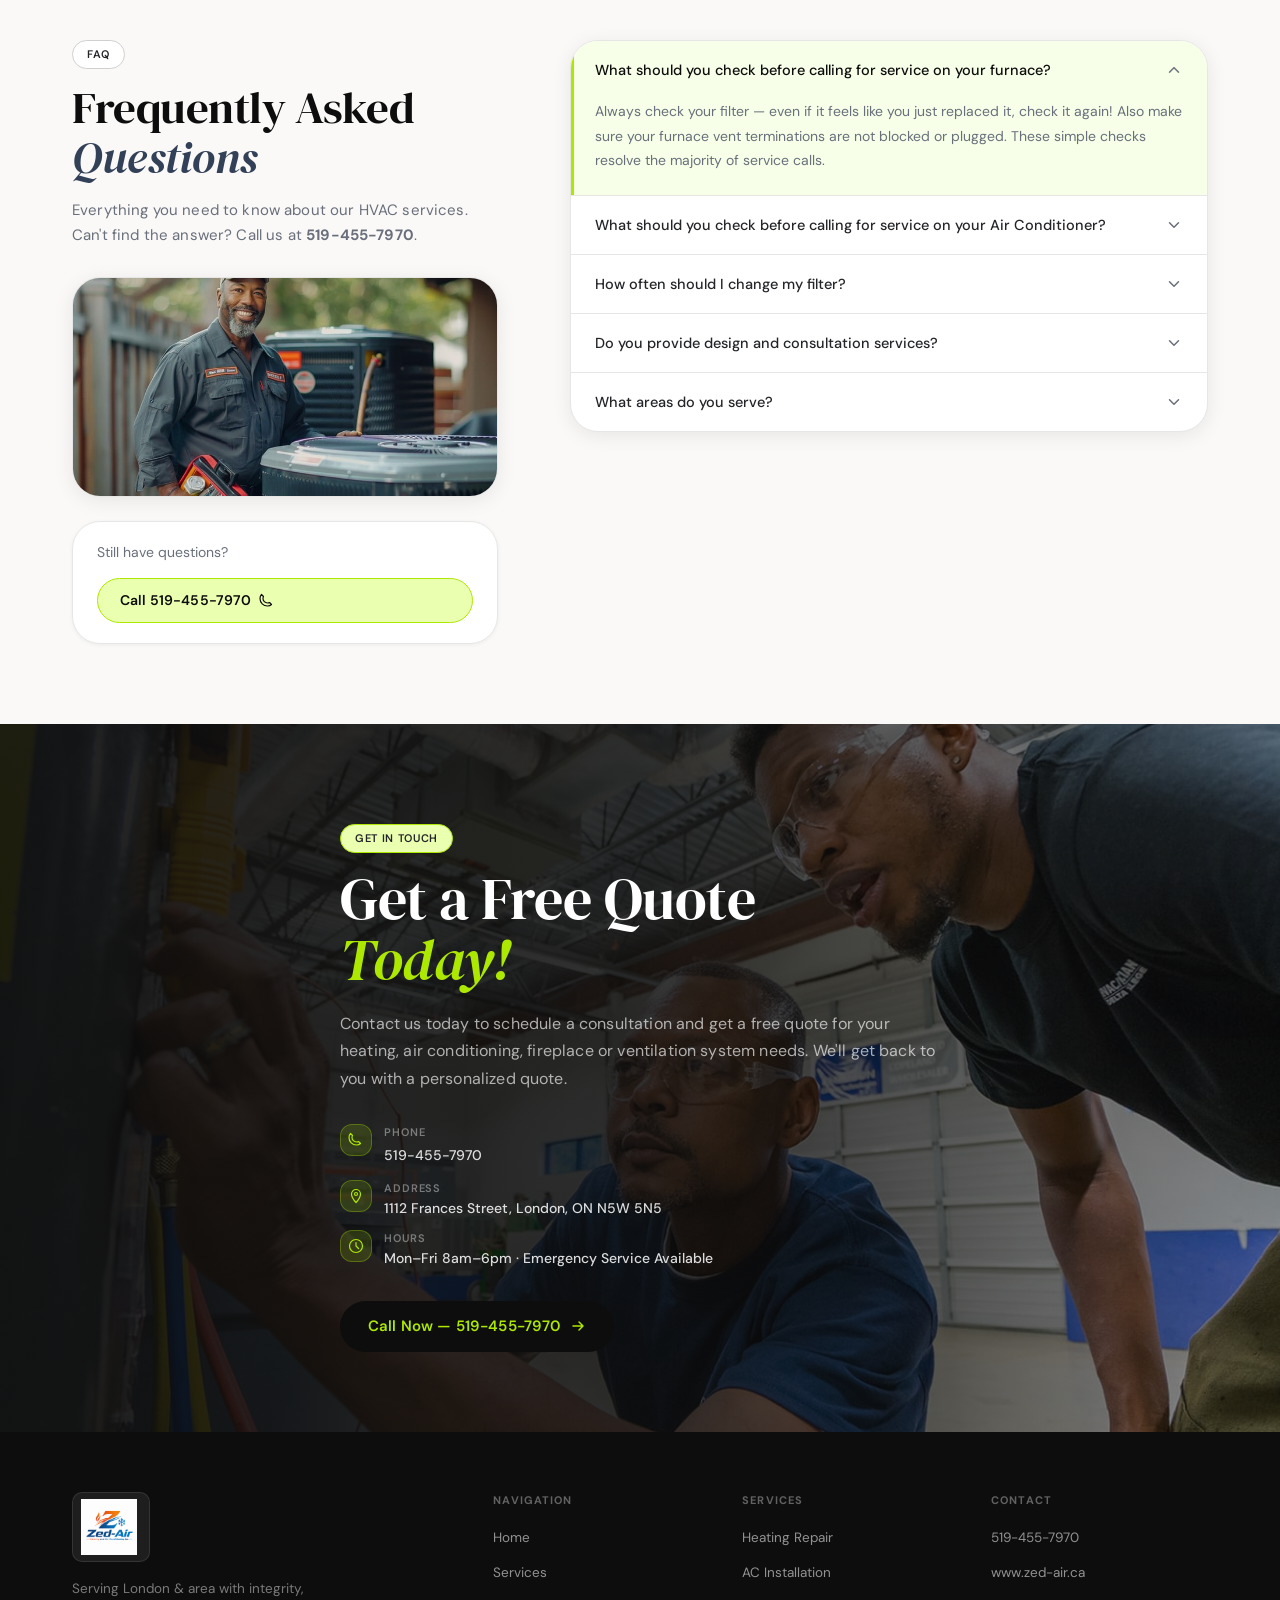
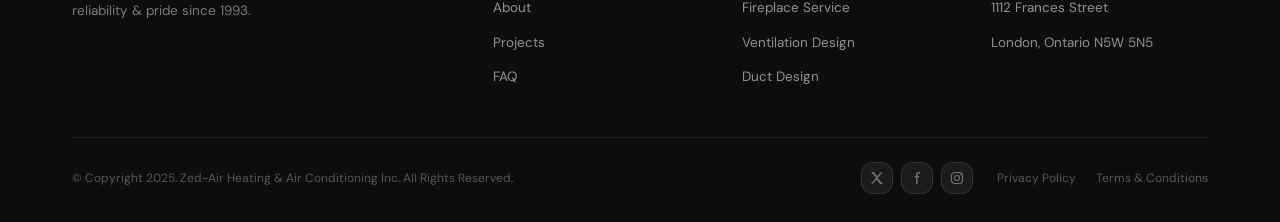
<file: variation-3-base44-light/index.html>
<!DOCTYPE html>
<html lang="en">
<head>
  <meta charset="UTF-8" />
  <meta name="viewport" content="width=device-width, initial-scale=1.0" />
  <title>Zed-Air Heating &amp; Air Conditioning Inc. | London, Ontario</title>
  <link rel="preconnect" href="https://fonts.googleapis.com" />
  <link rel="preconnect" href="https://fonts.gstatic.com" crossorigin />
  <link href="https://fonts.googleapis.com/css2?family=DM+Sans:ital,opsz,wght@0,9..40,300;0,9..40,400;0,9..40,500;0,9..40,600;0,9..40,700;1,9..40,400&family=DM+Serif+Display:ital@0;1&display=swap" rel="stylesheet" />
  <link rel="stylesheet" href="style.css" />
</head>
<body>

  <!-- ===== ANNOUNCEMENT BAR ===== -->
  <div class="announce-bar">
    <span class="announce-dot"></span>
    <span>Now serving London &amp; surrounding areas — <strong>Call for a free quote: <a href="tel:5194557970">519-455-7970</a></strong></span>
    <span class="announce-dot"></span>
  </div>

  <!-- ===== NAVBAR ===== -->
  <nav class="navbar" id="navbar">
    <div class="nav-inner">
      <a href="#home" class="nav-logo">
        <img src="zedair-logo.png" alt="Zed-Air Heating & Air Conditioning Inc." style="height:48px;width:auto;display:block;">
      </a>

      <ul class="nav-links">
        <li><a href="#home" class="nav-link active">Home</a></li>
        <li><a href="#services" class="nav-link">Services</a></li>
        <li><a href="#about" class="nav-link">About</a></li>
        <li><a href="#projects" class="nav-link">Projects</a></li>
        <li><a href="#faq" class="nav-link">FAQ</a></li>
      </ul>

      <div class="nav-actions">
        <a href="tel:5194557970" class="nav-phone">
          <svg width="14" height="14" viewBox="0 0 14 14" fill="none"><path d="M2.5 1.5C2.5 1.5 1 3 1 5.5C1 9.642 4.358 13 8.5 13C11 13 12.5 11.5 12.5 11.5L10.5 9.5C10.5 9.5 9.5 10 8.5 10C6.015 10 4 7.985 4 5.5C4 4.5 4.5 3.5 4.5 3.5L2.5 1.5Z" stroke="#696f7b" stroke-width="1.2" stroke-linejoin="round"/></svg>
          519-455-7970
        </a>
        <a href="#contact" class="btn-cta-header">Get a Free Quote</a>
      </div>

      <button class="hamburger" id="hamburger" aria-label="Toggle menu">
        <span></span><span></span><span></span>
      </button>
    </div>

    <div class="mobile-menu" id="mobileMenu">
      <ul class="mobile-links">
        <li><a href="#home" class="mobile-link">Home</a></li>
        <li><a href="#services" class="mobile-link">Services</a></li>
        <li><a href="#about" class="mobile-link">About</a></li>
        <li><a href="#projects" class="mobile-link">Projects</a></li>
        <li><a href="#faq" class="mobile-link">FAQ</a></li>
      </ul>
      <div class="mobile-actions">
        <a href="tel:5194557970" class="mobile-phone">519-455-7970</a>
        <a href="#contact" class="btn-cta-header mobile-cta">Get a Free Quote</a>
      </div>
    </div>
  </nav>

  <!-- ===== HERO ===== -->
  <section class="hero" id="home">
    <!-- Left content column -->
    <div class="hero-left">
      <div class="hero-left-inner">

        <div class="hero-badge-row">
          <span class="hero-badge">
            <svg width="12" height="12" viewBox="0 0 12 12" fill="none"><circle cx="6" cy="6" r="5" stroke="#ade900" stroke-width="1.2"/><path d="M4 6l1.5 1.5L8 4" stroke="#ade900" stroke-width="1.2" stroke-linecap="round" stroke-linejoin="round"/></svg>
            Factory Authorized Carrier Dealer
          </span>
          <span class="hero-badge-sep">·</span>
          <span class="hero-badge-text">London, Ontario</span>
        </div>

        <h1 class="hero-title">
          Your Home's<br />
          Comfort,<br />
          <span class="hero-title-em">Guaranteed.</span>
        </h1>

        <p class="hero-desc">
          A family-owned HVAC company serving London &amp; area for over 33 years. Expert heating, cooling, fireplace &amp; ventilation — delivered with integrity, pride, and craftsmanship.
        </p>

        <div class="hero-actions">
          <a href="#contact" class="btn-hero-primary">
            Get a Free Quote
            <svg width="16" height="16" viewBox="0 0 16 16" fill="none"><path d="M3 8h10M9 4l4 4-4 4" stroke="currentColor" stroke-width="1.5" stroke-linecap="round" stroke-linejoin="round"/></svg>
          </a>
          <a href="#services" class="btn-hero-ghost">
            Explore Services
          </a>
        </div>

        <div class="hero-trust-strip">
          <div class="trust-chip">
            <svg width="14" height="14" viewBox="0 0 14 14" fill="none"><path d="M7 1l1.5 4.5H13L9.5 8l1.3 4L7 10l-3.8 2 1.3-4L1 5.5h4.5L7 1z" fill="#ade900"/></svg>
            <span>33+ Years</span>
          </div>
          <div class="trust-chip">
            <svg width="14" height="14" viewBox="0 0 14 14" fill="none"><circle cx="7" cy="7" r="6" stroke="#ade900" stroke-width="1.2"/><path d="M5 7l1.5 1.5L9 5" stroke="#ade900" stroke-width="1.2" stroke-linecap="round" stroke-linejoin="round"/></svg>
            <span>BCIN Compliant</span>
          </div>
          <div class="trust-chip">
            <svg width="14" height="14" viewBox="0 0 14 14" fill="none"><rect x="2" y="4" width="10" height="7" rx="1.5" stroke="#ade900" stroke-width="1.2"/><path d="M5 4V3a2 2 0 014 0v1" stroke="#ade900" stroke-width="1.2" stroke-linecap="round"/></svg>
            <span>Fully Insured</span>
          </div>
          <div class="trust-chip">
            <svg width="14" height="14" viewBox="0 0 14 14" fill="none"><path d="M7 1.5C4 1.5 1.5 4 1.5 7S4 12.5 7 12.5 12.5 10 12.5 7 10 1.5 7 1.5z" stroke="#ade900" stroke-width="1.2"/><path d="M7 4v3l2 2" stroke="#ade900" stroke-width="1.2" stroke-linecap="round" stroke-linejoin="round"/></svg>
            <span>40+ Yrs Experience</span>
          </div>
        </div>

        <!-- Partners row -->
        <div class="hero-partners">
          <span class="hero-partners-label">Authorized dealer:</span>
          <div class="hero-partners-logos">
            <span>CARRIER</span>
            <span>LENNOX</span>
            <span>TRANE</span>
            <span>YORK</span>
            <span>DAIKIN</span>
          </div>
        </div>

      </div>
    </div>

    <!-- Right image column -->
    <div class="hero-right">
      <div class="hero-img-wrap">
        <img src="hero-tech2.jpg" alt="Zed-Air HVAC Technician at work" class="hero-img" />
        <div class="hero-img-overlay"></div>

        <!-- Watermark number -->
        <div class="hero-watermark">33</div>

        <!-- Floating stat cards -->
        <div class="hero-stat-card hero-stat-card--tl">
          <span class="hsc-num">33+</span>
          <span class="hsc-lbl">Years Serving<br/>London</span>
        </div>

        <div class="hero-stat-card hero-stat-card--br">
          <div class="hsc-stars">
            <svg width="10" height="10" viewBox="0 0 10 10" fill="#ade900"><path d="M5 1l1 3h3L6.5 6l1 3L5 7.5 2.5 9l1-3L1 4h3L5 1z"/></svg>
            <svg width="10" height="10" viewBox="0 0 10 10" fill="#ade900"><path d="M5 1l1 3h3L6.5 6l1 3L5 7.5 2.5 9l1-3L1 4h3L5 1z"/></svg>
            <svg width="10" height="10" viewBox="0 0 10 10" fill="#ade900"><path d="M5 1l1 3h3L6.5 6l1 3L5 7.5 2.5 9l1-3L1 4h3L5 1z"/></svg>
            <svg width="10" height="10" viewBox="0 0 10 10" fill="#ade900"><path d="M5 1l1 3h3L6.5 6l1 3L5 7.5 2.5 9l1-3L1 4h3L5 1z"/></svg>
            <svg width="10" height="10" viewBox="0 0 10 10" fill="#ade900"><path d="M5 1l1 3h3L6.5 6l1 3L5 7.5 2.5 9l1-3L1 4h3L5 1z"/></svg>
          </div>
          <span class="hsc-num">5.0</span>
          <span class="hsc-lbl">Client Rating</span>
        </div>

        <!-- Carrier badge -->
        <div class="hero-carrier-badge">
          <div class="hcb-icon">
            <svg width="18" height="18" viewBox="0 0 18 18" fill="none"><circle cx="9" cy="9" r="8" stroke="#232529" stroke-width="1.2"/><path d="M6 9l2 2 4-4" stroke="#232529" stroke-width="1.5" stroke-linecap="round" stroke-linejoin="round"/></svg>
          </div>
          <div>
            <p class="hcb-title">Factory Authorized</p>
            <p class="hcb-sub">Carrier Dealer · Est. 1993</p>
          </div>
        </div>

      </div>
    </div>

    <!-- Scroll indicator -->
    <div class="hero-scroll-hint">
      <div class="scroll-mouse">
        <div class="scroll-dot"></div>
      </div>
      <span>Scroll</span>
    </div>
  </section>

  <!-- ===== PARTNERS TICKER ===== -->
  <div class="partners-ticker">
    <div class="ticker-track">
      <span class="ticker-item">CARRIER</span>
      <span class="ticker-sep">—</span>
      <span class="ticker-item">LENNOX</span>
      <span class="ticker-sep">—</span>
      <span class="ticker-item">TRANE</span>
      <span class="ticker-sep">—</span>
      <span class="ticker-item">YORK</span>
      <span class="ticker-sep">—</span>
      <span class="ticker-item">DAIKIN</span>
      <span class="ticker-sep">—</span>
      <span class="ticker-item">RHEEM</span>
      <span class="ticker-sep">—</span>
      <span class="ticker-item">GOODMAN</span>
      <span class="ticker-sep">—</span>
      <!-- Duplicate for seamless loop -->
      <span class="ticker-item">CARRIER</span>
      <span class="ticker-sep">—</span>
      <span class="ticker-item">LENNOX</span>
      <span class="ticker-sep">—</span>
      <span class="ticker-item">TRANE</span>
      <span class="ticker-sep">—</span>
      <span class="ticker-item">YORK</span>
      <span class="ticker-sep">—</span>
      <span class="ticker-item">DAIKIN</span>
      <span class="ticker-sep">—</span>
      <span class="ticker-item">RHEEM</span>
      <span class="ticker-sep">—</span>
      <span class="ticker-item">GOODMAN</span>
      <span class="ticker-sep">—</span>
    </div>
  </div>

  <!-- ===== ABOUT ===== -->
  <section class="about" id="about">
    <div class="section-container">

      <div class="about-grid">
        <!-- Image side -->
        <div class="about-img-col">
          <div class="about-img-main">
            <img src="commercial-install.jpg" alt="Zed-Air technician at work" />
            <div class="about-img-overlay"></div>
          </div>
          <div class="about-img-secondary">
            <img src="ductwork.jpg" alt="Ductwork installation" />
            <div class="about-img-caption-pill">Est. 1993 · London, Ontario</div>
          </div>
        </div>

        <!-- Text side -->
        <div class="about-text-col">
          <div class="section-tag">
            <span class="tag-pill">About Us</span>
          </div>
          <h2 class="section-heading">A Family Business Built on<br /><em>Integrity &amp; Pride.</em></h2>

          <p class="section-body">ZED-AIR HEATING &amp; AIR CONDITIONING INC. is a family owned and operated HVAC company proudly serving London and area for over 33 years. Started by Eric and Cindy Barron in 1993, we've grown into a multi-generation company dedicated to providing heating, air conditioning, fireplaces, ventilation systems, duct, and duct design services.</p>

          <blockquote class="about-pullquote">
            "As Factory Authorized Carrier Dealers, our team delivers superior craftsmanship and exceptional customer service — ensuring optimal indoor comfort for every client."
          </blockquote>

          <div class="about-stats-row">
            <div class="about-stat">
              <span class="stat-num">33<span class="stat-plus">+</span></span>
              <span class="stat-lbl">Years Serving<br/>London</span>
            </div>
            <div class="about-stat-div"></div>
            <div class="about-stat">
              <span class="stat-num">40<span class="stat-plus">+</span></span>
              <span class="stat-lbl">Years of<br/>Experience</span>
            </div>
            <div class="about-stat-div"></div>
            <div class="about-stat">
              <span class="stat-num">6</span>
              <span class="stat-lbl">Core HVAC<br/>Services</span>
            </div>
          </div>

          <a href="#contact" class="btn-primary" style="margin-top:32px;">
            Get a Free Quote
            <svg width="16" height="16" viewBox="0 0 16 16" fill="none"><path d="M3 8h10M9 4l4 4-4 4" stroke="currentColor" stroke-width="1.5" stroke-linecap="round" stroke-linejoin="round"/></svg>
          </a>
        </div>
      </div>

      <!-- Values grid -->
      <div class="values-grid">
        <div class="value-card">
          <div class="value-icon-wrap">
            <svg width="20" height="20" viewBox="0 0 20 20" fill="none"><path d="M10 2l2 6h6l-5 3.6 1.9 5.9L10 14l-4.9 3.5L7 11.6 2 8h6L10 2z" fill="#ade900"/></svg>
          </div>
          <div class="value-content">
            <h4>Superior Craftsmanship</h4>
            <p>First-class workmanship on every project, from installation to repair — consistently exceeding expectations.</p>
          </div>
          <div class="value-arrow">→</div>
        </div>
        <div class="value-card">
          <div class="value-icon-wrap">
            <svg width="20" height="20" viewBox="0 0 20 20" fill="none"><circle cx="10" cy="10" r="8.5" stroke="#ade900" stroke-width="1.5"/><path d="M6.5 10l2.5 2.5 4.5-5" stroke="#ade900" stroke-width="1.5" stroke-linecap="round" stroke-linejoin="round"/></svg>
          </div>
          <div class="value-content">
            <h4>Factory Authorized Carrier Dealer</h4>
            <p>Industry-leading HVAC systems backed by manufacturer certification and full support.</p>
          </div>
          <div class="value-arrow">→</div>
        </div>
        <div class="value-card">
          <div class="value-icon-wrap">
            <svg width="20" height="20" viewBox="0 0 20 20" fill="none"><rect x="3" y="6" width="14" height="9" rx="2" stroke="#ade900" stroke-width="1.5"/><path d="M7 10h6M10 7.5v5" stroke="#ade900" stroke-width="1.5" stroke-linecap="round"/></svg>
          </div>
          <div class="value-content">
            <h4>Fair Pricing &amp; Honest Diagnosis</h4>
            <p>Transparent service with no surprises — honest diagnosis and fair pricing, every time.</p>
          </div>
          <div class="value-arrow">→</div>
        </div>
        <div class="value-card">
          <div class="value-icon-wrap">
            <svg width="20" height="20" viewBox="0 0 20 20" fill="none"><path d="M10 2.5L12 8h6l-4.9 3.6 1.9 5.9L10 14l-5 3.5 1.9-5.9L2 8h6L10 2.5z" stroke="#ade900" stroke-width="1.5" stroke-linejoin="round"/></svg>
          </div>
          <div class="value-content">
            <h4>BCIN Compliant &amp; Fully Insured</h4>
            <p>Licensed HVAC design firm — BCIN compliant, fully insured, Quarts Registered (Firm #3235).</p>
          </div>
          <div class="value-arrow">→</div>
        </div>
      </div>

    </div>
  </section>

  <!-- ===== SERVICES ===== -->
  <section class="services" id="services">
    <div class="services-bg"></div>
    <div class="section-container" style="position:relative;z-index:1;">

      <div class="services-header">
        <div class="services-header-left">
          <div class="section-tag"><span class="tag-pill">Our Services</span></div>
          <h2 class="section-heading">Comprehensive HVAC<br />Services for London &amp; Area</h2>
        </div>
        <div class="services-header-right">
          <p class="services-intro">We provide a full range of heating, air conditioning, fireplace, ventilation, and duct services for residential and commercial properties — with a professional approach and optimal results.</p>
          <a href="#contact" class="btn-ghost-pill">View All Services →</a>
        </div>
      </div>

      <div class="services-grid">

        <div class="service-card service-card--featured">
          <div class="service-card-top">
            <span class="service-num">01</span>
            <div class="service-icon-box">
              <svg width="22" height="22" viewBox="0 0 22 22" fill="none"><rect x="3" y="8" width="16" height="10" rx="2.5" stroke="#232529" stroke-width="1.5"/><path d="M7 8V6a4 4 0 018 0v2" stroke="#232529" stroke-width="1.5" stroke-linecap="round"/><circle cx="11" cy="13" r="1.5" fill="#232529"/></svg>
            </div>
          </div>
          <h4>Heating System Repair &amp; Replacement</h4>
          <p>Professional heating system repair and replacement services ensuring your system functions optimally — providing comfort and warmth during the colder months.</p>
          <a href="#contact" class="service-cta">Get a Quote →</a>
        </div>

        <div class="service-card">
          <div class="service-card-top">
            <span class="service-num">02</span>
            <div class="service-icon-box">
              <svg width="22" height="22" viewBox="0 0 22 22" fill="none"><path d="M11 3C7.686 3 5 5.686 5 9c0 2.5 1.5 4.5 3.5 5.5V17h5v-2.5C15.5 13.5 17 11.5 17 9c0-3.314-2.686-6-6-6z" stroke="#696f7b" stroke-width="1.5" stroke-linejoin="round"/><path d="M8.5 17v1.5a2.5 2.5 0 005 0V17" stroke="#696f7b" stroke-width="1.5" stroke-linecap="round"/></svg>
            </div>
          </div>
          <h4>Air Conditioning Installation</h4>
          <p>Expert AC installation handled efficiently and effectively — ensuring your space remains cool and comfortable all year round.</p>
          <a href="#contact" class="service-cta">Get a Quote →</a>
        </div>

        <div class="service-card">
          <div class="service-card-top">
            <span class="service-num">03</span>
            <div class="service-icon-box">
              <svg width="22" height="22" viewBox="0 0 22 22" fill="none"><path d="M11 4C8 4 5.5 6.5 5.5 9.5c0 2 1 3.8 2.5 4.8V16h6v-1.7c1.5-1 2.5-2.8 2.5-4.8C16.5 6.5 14 4 11 4z" stroke="#696f7b" stroke-width="1.5" stroke-linejoin="round"/><path d="M8.5 16v1a2.5 2.5 0 005 0v-1" stroke="#696f7b" stroke-width="1.5" stroke-linecap="round"/><path d="M9 9.5c0-1.1.9-2 2-2" stroke="#696f7b" stroke-width="1.5" stroke-linecap="round"/></svg>
            </div>
          </div>
          <h4>Fireplace Maintenance &amp; Service</h4>
          <p>Keep your fireplace in excellent condition with our maintenance services — providing a cozy atmosphere with complete peace of mind.</p>
          <a href="#contact" class="service-cta">Get a Quote →</a>
        </div>

        <div class="service-card">
          <div class="service-card-top">
            <span class="service-num">04</span>
            <div class="service-icon-box">
              <svg width="22" height="22" viewBox="0 0 22 22" fill="none"><circle cx="11" cy="11" r="3.5" stroke="#696f7b" stroke-width="1.5"/><path d="M11 4v2M11 16v2M4 11h2M16 11h2M6.05 6.05l1.41 1.41M14.54 14.54l1.41 1.41M6.05 15.95l1.41-1.41M14.54 7.46l1.41-1.41" stroke="#696f7b" stroke-width="1.5" stroke-linecap="round"/></svg>
            </div>
          </div>
          <h4>Ventilation System Design</h4>
          <p>Customized ventilation systems tailored to your specific needs — ensuring optimal air circulation and a healthy indoor environment.</p>
          <a href="#contact" class="service-cta">Get a Quote →</a>
        </div>

        <div class="service-card">
          <div class="service-card-top">
            <span class="service-num">05</span>
            <div class="service-icon-box">
              <svg width="22" height="22" viewBox="0 0 22 22" fill="none"><rect x="3" y="9" width="16" height="4" rx="2" stroke="#696f7b" stroke-width="1.5"/><path d="M7 9V7M11 9V5M15 9V7" stroke="#696f7b" stroke-width="1.5" stroke-linecap="round"/><path d="M7 13v2M11 13v4M15 13v2" stroke="#696f7b" stroke-width="1.5" stroke-linecap="round"/></svg>
            </div>
          </div>
          <h4>Ductwork Installation &amp; Repair</h4>
          <p>Precision ductwork installation and repair ensuring seamless system operation while maximizing energy efficiency.</p>
          <a href="#contact" class="service-cta">Get a Quote →</a>
        </div>

        <div class="service-card">
          <div class="service-card-top">
            <span class="service-num">06</span>
            <div class="service-icon-box">
              <svg width="22" height="22" viewBox="0 0 22 22" fill="none"><rect x="3" y="3" width="7" height="7" rx="1.5" stroke="#696f7b" stroke-width="1.5"/><rect x="12" y="3" width="7" height="7" rx="1.5" stroke="#696f7b" stroke-width="1.5"/><rect x="3" y="12" width="7" height="7" rx="1.5" stroke="#696f7b" stroke-width="1.5"/><rect x="12" y="12" width="7" height="7" rx="1.5" stroke="#696f7b" stroke-width="1.5"/></svg>
            </div>
          </div>
          <h4>Custom Duct Design</h4>
          <p>Fully qualified residential and light commercial HVAC design firm — BCIN compliant, fully insured, Quarts Registered (Firm #3235).</p>
          <a href="#contact" class="service-cta">Get a Quote →</a>
        </div>

      </div>
    </div>
  </section>

  <!-- ===== PROJECTS ===== -->
  <section class="projects" id="projects">
    <div class="section-container">
      <div class="projects-header">
        <div class="projects-header-left">
          <div class="section-tag"><span class="tag-pill">Featured Projects</span></div>
          <h2 class="section-heading">Our Projects<br /><em>Success</em></h2>
        </div>
        <div class="projects-header-right">
          <p class="projects-desc">Over 33 years, we have successfully completed numerous projects across London and area — including residential homes, commercial buildings, hospitals, schools, and industrial facilities.</p>
          <div class="project-filters">
            <button class="filter-btn filter-btn--active">All</button>
            <button class="filter-btn">Commercial</button>
            <button class="filter-btn">Industrial</button>
            <button class="filter-btn">Residential</button>
          </div>
        </div>
      </div>

      <div class="projects-mosaic">
        <div class="project-card project-card--large">
          <img src="rooftop.jpg" alt="Rooftop AC System" />
          <div class="project-overlay">
            <span class="project-cat">Commercial</span>
            <h4>Rooftop AC System</h4>
            <p>Large-scale commercial rooftop HVAC installation</p>
          </div>
        </div>
        <div class="projects-col-sm">
          <div class="project-card">
            <img src="commercial2.jpg" alt="Industrial HVAC Install" />
            <div class="project-overlay">
              <span class="project-cat">Industrial</span>
              <h4>Industrial HVAC Install</h4>
              <p>Full industrial ventilation system</p>
            </div>
          </div>
          <div class="project-card">
            <img src="ac-units.jpg" alt="Multi-Unit AC System" />
            <div class="project-overlay">
              <span class="project-cat">Residential</span>
              <h4>Multi-Unit AC System</h4>
              <p>Residential multi-unit installation</p>
            </div>
          </div>
        </div>
      </div>

      <div class="projects-footer-row">
        <a href="#contact" class="btn-ghost-pill">View All Projects →</a>
        <div class="project-nav-btns">
          <button class="proj-nav-btn">←</button>
          <button class="proj-nav-btn">→</button>
        </div>
      </div>
    </div>
  </section>

  <!-- ===== TESTIMONIALS ===== -->
  <section class="testimonials" id="testimonials">
    <div class="testimonials-bg"></div>
    <div class="section-container" style="position:relative;z-index:1;">
      <div class="testimonials-header">
        <div class="section-tag"><span class="tag-pill">Testimonials</span></div>
        <h2 class="section-heading">What Our Clients Say</h2>
      </div>

      <div class="testimonial-feature">
        <div class="testimonial-quote-mark">"</div>
        <blockquote class="testimonial-text">
          I have worked with ZED-AIR for more than a decade, and they have been nothing short of exceptional. Their workmanship is consistently first-class, but what sets them apart is the character behind the company — a genuine family business built on integrity, reliability and pride in their craft.
        </blockquote>
        <div class="testimonial-author">
          <div class="testimonial-avatar">VC</div>
          <div>
            <p class="testimonial-name">Vasile Caniuca</p>
            <p class="testimonial-company">Millstone Homes</p>
          </div>
          <div class="testimonial-stars">
            <svg width="14" height="14" viewBox="0 0 14 14" fill="#ade900"><path d="M7 1l1.5 4.5H13L9.5 8l1.3 4L7 10l-3.8 2 1.3-4L1 5.5h4.5L7 1z"/></svg>
            <svg width="14" height="14" viewBox="0 0 14 14" fill="#ade900"><path d="M7 1l1.5 4.5H13L9.5 8l1.3 4L7 10l-3.8 2 1.3-4L1 5.5h4.5L7 1z"/></svg>
            <svg width="14" height="14" viewBox="0 0 14 14" fill="#ade900"><path d="M7 1l1.5 4.5H13L9.5 8l1.3 4L7 10l-3.8 2 1.3-4L1 5.5h4.5L7 1z"/></svg>
            <svg width="14" height="14" viewBox="0 0 14 14" fill="#ade900"><path d="M7 1l1.5 4.5H13L9.5 8l1.3 4L7 10l-3.8 2 1.3-4L1 5.5h4.5L7 1z"/></svg>
            <svg width="14" height="14" viewBox="0 0 14 14" fill="#ade900"><path d="M7 1l1.5 4.5H13L9.5 8l1.3 4L7 10l-3.8 2 1.3-4L1 5.5h4.5L7 1z"/></svg>
          </div>
        </div>
      </div>

    </div>
  </section>

  <!-- ===== FAQ ===== -->
  <section class="faq" id="faq">
    <div class="section-container">
      <div class="faq-grid">

        <div class="faq-left">
          <div class="section-tag"><span class="tag-pill">FAQ</span></div>
          <h2 class="section-heading">Frequently Asked<br /><em>Questions</em></h2>
          <p class="section-body" style="margin-top:16px;">Everything you need to know about our HVAC services. Can't find the answer? Call us at <strong>519-455-7970</strong>.</p>

          <div class="faq-img-wrap">
            <img src="tech-smiling.jpg" alt="Zed-Air Technician" />
          </div>

          <div class="faq-contact-nudge">
            <p>Still have questions?</p>
            <a href="tel:5194557970" class="btn-primary">
              Call 519-455-7970
              <svg width="14" height="14" viewBox="0 0 14 14" fill="none"><path d="M2.5 1.5C2.5 1.5 1 3 1 5.5C1 9.642 4.358 13 8.5 13C11 13 12.5 11.5 12.5 11.5L10.5 9.5C10.5 9.5 9.5 10 8.5 10C6.015 10 4 7.985 4 5.5C4 4.5 4.5 3.5 4.5 3.5L2.5 1.5Z" stroke="currentColor" stroke-width="1.2" stroke-linejoin="round"/></svg>
            </a>
          </div>
        </div>

        <div class="faq-right">
          <div class="faq-list">

            <div class="faq-item open">
              <button class="faq-q">
                <span>What should you check before calling for service on your furnace?</span>
                <svg class="faq-icon" width="18" height="18" viewBox="0 0 18 18" fill="none"><path d="M4.5 6.75L9 11.25l4.5-4.5" stroke="#696f7b" stroke-width="1.5" stroke-linecap="round" stroke-linejoin="round"/></svg>
              </button>
              <div class="faq-a">
                <p>Always check your filter — even if it feels like you just replaced it, check it again! Also make sure your furnace vent terminations are not blocked or plugged. These simple checks resolve the majority of service calls.</p>
              </div>
            </div>

            <div class="faq-item">
              <button class="faq-q">
                <span>What should you check before calling for service on your Air Conditioner?</span>
                <svg class="faq-icon" width="18" height="18" viewBox="0 0 18 18" fill="none"><path d="M4.5 6.75L9 11.25l4.5-4.5" stroke="#696f7b" stroke-width="1.5" stroke-linecap="round" stroke-linejoin="round"/></svg>
              </button>
              <div class="faq-a">
                <p>Check your filter first — a dirty filter is the most common cause of AC issues. Also check that your outdoor unit is not blocked by debris, and ensure your thermostat is set correctly to cooling mode.</p>
              </div>
            </div>

            <div class="faq-item">
              <button class="faq-q">
                <span>How often should I change my filter?</span>
                <svg class="faq-icon" width="18" height="18" viewBox="0 0 18 18" fill="none"><path d="M4.5 6.75L9 11.25l4.5-4.5" stroke="#696f7b" stroke-width="1.5" stroke-linecap="round" stroke-linejoin="round"/></svg>
              </button>
              <div class="faq-a">
                <p>We recommend checking your filter every month and replacing it at least every 3 months. Homes with pets or allergies may need more frequent changes. A clean filter improves efficiency and air quality.</p>
              </div>
            </div>

            <div class="faq-item">
              <button class="faq-q">
                <span>Do you provide design and consultation services?</span>
                <svg class="faq-icon" width="18" height="18" viewBox="0 0 18 18" fill="none"><path d="M4.5 6.75L9 11.25l4.5-4.5" stroke="#696f7b" stroke-width="1.5" stroke-linecap="round" stroke-linejoin="round"/></svg>
              </button>
              <div class="faq-a">
                <p>Yes! We are a fully qualified HVAC design firm — BCIN compliant, fully insured, and Quarts Registered (Firm #3235). We provide residential and light commercial HVAC design and consultation services.</p>
              </div>
            </div>

            <div class="faq-item">
              <button class="faq-q">
                <span>What areas do you serve?</span>
                <svg class="faq-icon" width="18" height="18" viewBox="0 0 18 18" fill="none"><path d="M4.5 6.75L9 11.25l4.5-4.5" stroke="#696f7b" stroke-width="1.5" stroke-linecap="round" stroke-linejoin="round"/></svg>
              </button>
              <div class="faq-a">
                <p>We proudly serve London, Ontario and the surrounding areas. Contact us to confirm service availability in your specific location.</p>
              </div>
            </div>

          </div>
        </div>

      </div>
    </div>
  </section>

  <!-- ===== CTA ===== -->
  <section class="cta" id="contact">
    <div class="cta-bg-img">
      <img src="tech-working.jpg" alt="HVAC technician at work" />
      <div class="cta-bg-overlay"></div>
    </div>
    <div class="section-container" style="position:relative;z-index:1;">
      <div class="cta-inner">
        <div class="cta-left">
          <span class="tag-pill tag-pill--lime">Get In Touch</span>
          <h2 class="cta-heading">Get a Free Quote<br /><em>Today!</em></h2>
          <p class="cta-desc">Contact us today to schedule a consultation and get a free quote for your heating, air conditioning, fireplace or ventilation system needs. We'll get back to you with a personalized quote.</p>

          <div class="cta-info-cards">
            <div class="cta-info-card">
              <div class="cta-info-icon">
                <svg width="16" height="16" viewBox="0 0 16 16" fill="none"><path d="M2.5 1.5C2.5 1.5 1 3 1 5.5C1 9.642 4.358 13 8.5 13C11 13 12.5 11.5 12.5 11.5L10.5 9.5C10.5 9.5 9.5 10 8.5 10C6.015 10 4 7.985 4 5.5C4 4.5 4.5 3.5 4.5 3.5L2.5 1.5Z" stroke="#232529" stroke-width="1.2" stroke-linejoin="round"/></svg>
              </div>
              <div>
                <p class="cta-info-label">Phone</p>
                <a href="tel:5194557970" class="cta-info-value">519-455-7970</a>
              </div>
            </div>
            <div class="cta-info-card">
              <div class="cta-info-icon">
                <svg width="16" height="16" viewBox="0 0 16 16" fill="none"><path d="M8 1.5C5.515 1.5 3.5 3.515 3.5 6c0 3.75 4.5 8.5 4.5 8.5s4.5-4.75 4.5-8.5C12.5 3.515 10.485 1.5 8 1.5z" stroke="#232529" stroke-width="1.2"/><circle cx="8" cy="6" r="1.5" stroke="#232529" stroke-width="1.2"/></svg>
              </div>
              <div>
                <p class="cta-info-label">Address</p>
                <p class="cta-info-value">1112 Frances Street, London, ON N5W 5N5</p>
              </div>
            </div>
            <div class="cta-info-card">
              <div class="cta-info-icon">
                <svg width="16" height="16" viewBox="0 0 16 16" fill="none"><circle cx="8" cy="8" r="6.5" stroke="#232529" stroke-width="1.2"/><path d="M8 4.5V8l2.5 2.5" stroke="#232529" stroke-width="1.2" stroke-linecap="round" stroke-linejoin="round"/></svg>
              </div>
              <div>
                <p class="cta-info-label">Hours</p>
                <p class="cta-info-value">Mon–Fri 8am–6pm · Emergency Service Available</p>
              </div>
            </div>
          </div>

          <a href="tel:5194557970" class="btn-hero-primary" style="margin-top:32px;">
            Call Now — 519-455-7970
            <svg width="16" height="16" viewBox="0 0 16 16" fill="none"><path d="M3 8h10M9 4l4 4-4 4" stroke="currentColor" stroke-width="1.5" stroke-linecap="round" stroke-linejoin="round"/></svg>
          </a>
        </div>
      </div>
    </div>
  </section>

  <!-- ===== FOOTER ===== -->
  <footer class="footer">
    <div class="footer-inner">
      <div class="footer-top">
        <div class="footer-brand">
          <div class="footer-logo">
            <img src="zedair-logo.png" alt="Zed-Air Heating & Air Conditioning Inc." style="height:56px;width:auto;display:block;">
          </div>
          <p class="footer-tagline">Serving London &amp; area with integrity, reliability &amp; pride since 1993.</p>
        </div>

        <div class="footer-cols">
          <div class="footer-col">
            <h5 class="footer-col-title">Navigation</h5>
            <ul class="footer-col-links">
              <li><a href="#home">Home</a></li>
              <li><a href="#services">Services</a></li>
              <li><a href="#about">About</a></li>
              <li><a href="#projects">Projects</a></li>
              <li><a href="#faq">FAQ</a></li>
            </ul>
          </div>
          <div class="footer-col">
            <h5 class="footer-col-title">Services</h5>
            <ul class="footer-col-links">
              <li><a href="#services">Heating Repair</a></li>
              <li><a href="#services">AC Installation</a></li>
              <li><a href="#services">Fireplace Service</a></li>
              <li><a href="#services">Ventilation Design</a></li>
              <li><a href="#services">Duct Design</a></li>
            </ul>
          </div>
          <div class="footer-col">
            <h5 class="footer-col-title">Contact</h5>
            <ul class="footer-col-links">
              <li><a href="tel:5194557970">519-455-7970</a></li>
              <li><a href="https://www.zed-air.ca" target="_blank">www.zed-air.ca</a></li>
              <li><span>1112 Frances Street</span></li>
              <li><span>London, Ontario N5W 5N5</span></li>
            </ul>
          </div>
        </div>
      </div>

      <div class="footer-bottom">
        <p>&copy; Copyright 2025. Zed-Air Heating &amp; Air Conditioning Inc. All Rights Reserved.</p>
        <div class="footer-bottom-right">
          <div class="footer-social">
            <a href="#" class="social-btn" aria-label="X / Twitter">
              <svg width="14" height="14" viewBox="0 0 14 14" fill="none"><path d="M1 1l5 5.5L1 13h1.5l4-4.5 3.5 4.5H13L7.8 7.2 12.5 1H11L7.2 5.2 4 1H1z" fill="#696f7b"/></svg>
            </a>
            <a href="#" class="social-btn" aria-label="Facebook">
              <svg width="14" height="14" viewBox="0 0 14 14" fill="none"><path d="M8.5 2.5H10V1H8.5C7.12 1 6 2.12 6 3.5V5H4.5v1.5H6V13h1.5V6.5H9L9.5 5H7.5V3.5c0-.55.45-1 1-1z" fill="#696f7b"/></svg>
            </a>
            <a href="#" class="social-btn" aria-label="Instagram">
              <svg width="14" height="14" viewBox="0 0 14 14" fill="none"><rect x="1.5" y="1.5" width="11" height="11" rx="3" stroke="#696f7b" stroke-width="1.2"/><circle cx="7" cy="7" r="2.5" stroke="#696f7b" stroke-width="1.2"/><circle cx="10.5" cy="3.5" r="0.75" fill="#696f7b"/></svg>
            </a>
          </div>
          <div class="footer-legal">
            <a href="#">Privacy Policy</a>
            <a href="#">Terms &amp; Conditions</a>
          </div>
        </div>
      </div>
    </div>
  </footer>

  <script>
    // Hamburger
    const hamburger = document.getElementById('hamburger');
    const mobileMenu = document.getElementById('mobileMenu');
    hamburger.addEventListener('click', () => {
      const open = mobileMenu.classList.toggle('open');
      hamburger.classList.toggle('active', open);
    });
    document.querySelectorAll('.mobile-link').forEach(l => {
      l.addEventListener('click', () => {
        mobileMenu.classList.remove('open');
        hamburger.classList.remove('active');
      });
    });

    // FAQ accordion
    document.querySelectorAll('.faq-q').forEach(btn => {
      btn.addEventListener('click', () => {
        const item = btn.closest('.faq-item');
        const isOpen = item.classList.contains('open');
        document.querySelectorAll('.faq-item').forEach(i => i.classList.remove('open'));
        if (!isOpen) item.classList.add('open');
      });
    });

    // Navbar scroll
    window.addEventListener('scroll', () => {
      document.getElementById('navbar').classList.toggle('scrolled', window.scrollY > 40);
    });

    // Filter buttons
    document.querySelectorAll('.filter-btn').forEach(btn => {
      btn.addEventListener('click', () => {
        document.querySelectorAll('.filter-btn').forEach(b => b.classList.remove('filter-btn--active'));
        btn.classList.add('filter-btn--active');
      });
    });
  </script>
</body>
</html>
</file>
<file: variation-1-blue-template/style.css>
/* =============================================
   ZED-AIR HEATING & AIR CONDITIONING
   High-Fidelity Mockup — Fully Responsive CSS
   ============================================= */

*, *::before, *::after {
  box-sizing: border-box;
  margin: 0;
  padding: 0;
}

:root {
  --blue: #2563EB;
  --blue-dark: #1d4ed8;
  --blue-light: #EFF6FF;
  --text-dark: #111827;
  --text-mid: #374151;
  --text-muted: #6B7280;
  --text-light: #9CA3AF;
  --border: #E5E7EB;
  --white: #ffffff;
  --bg-light: #F9FAFB;
  --radius: 12px;
  --radius-sm: 8px;
  --font: 'Inter', sans-serif;
  --nav-h: 88px;
}

html { scroll-behavior: smooth; }

body {
  font-family: var(--font);
  color: var(--text-dark);
  background: var(--white);
  font-size: 14px;
  line-height: 1.6;
  overflow-x: hidden;
}

/* Prevent scroll when mobile menu open */
body.menu-open { overflow: hidden; }

img { display: block; max-width: 100%; }
a { text-decoration: none; color: inherit; }
ul { list-style: none; }

/* =============================================
   NAVBAR
   ============================================= */
.nav-topbar {
  background: var(--blue);
  color: white;
  text-align: center;
  font-size: 12px;
  font-weight: 500;
  padding: 6px 24px;
  letter-spacing: 0.3px;
}

.nav-topbar strong { font-weight: 700; }

.navbar {
  position: fixed;
  top: 0;
  left: 0;
  right: 0;
  z-index: 1000;
  background: rgba(255,255,255,0.97);
  backdrop-filter: blur(8px);
  -webkit-backdrop-filter: blur(8px);
  border-bottom: 1px solid rgba(229,231,235,0.6);
}

.nav-container {
  max-width: 1200px;
  margin: 0 auto;
  padding: 0 24px;
  height: var(--nav-h);
  display: flex;
  align-items: center;
  gap: 40px;
}

.nav-logo {
  display: flex;
  align-items: center;
  gap: 8px;
  flex-shrink: 0;
  z-index: 2;
}

.logo-text {
  font-size: 15px;
  font-weight: 700;
  color: var(--text-dark);
  letter-spacing: -0.3px;
  white-space: nowrap;
}

.logo-sub {
  font-weight: 400;
  color: var(--text-muted);
  font-size: 13px;
}

/* Desktop nav links */
.nav-links {
  display: flex;
  align-items: center;
  gap: 28px;
  flex: 1;
  justify-content: center;
}

.nav-links a {
  font-size: 13.5px;
  font-weight: 500;
  color: var(--text-mid);
  transition: color 0.2s;
}

.nav-links a:hover,
.nav-links a.active {
  color: var(--text-dark);
}

.btn-contact {
  background: var(--blue);
  color: white;
  padding: 8px 20px;
  border-radius: 8px;
  font-size: 13.5px;
  font-weight: 600;
  transition: background 0.2s;
  white-space: nowrap;
  flex-shrink: 0;
}

.btn-contact:hover { background: var(--blue-dark); }

/* ---- Hamburger ---- */
.hamburger {
  display: none;
  flex-direction: column;
  justify-content: center;
  align-items: center;
  gap: 5px;
  width: 36px;
  height: 36px;
  background: none;
  border: none;
  cursor: pointer;
  padding: 4px;
  margin-left: auto;
  z-index: 1001;
  flex-shrink: 0;
}

.hamburger span {
  display: block;
  width: 22px;
  height: 2px;
  background: var(--text-dark);
  border-radius: 2px;
  transition: transform 0.3s ease, opacity 0.3s ease;
  transform-origin: center;
}

/* Animate to X when active */
.hamburger.active span:nth-child(1) {
  transform: translateY(7px) rotate(45deg);
}
.hamburger.active span:nth-child(2) {
  opacity: 0;
  transform: scaleX(0);
}
.hamburger.active span:nth-child(3) {
  transform: translateY(-7px) rotate(-45deg);
}

/* ---- Mobile drawer ---- */
.mobile-menu {
  display: none;
  position: fixed;
  top: var(--nav-h);
  left: 0;
  right: 0;
  bottom: 0;
  background: white;
  z-index: 999;
  flex-direction: column;
  padding: 24px;
  gap: 8px;
  overflow-y: auto;
  transform: translateX(100%);
  transition: transform 0.32s cubic-bezier(0.4, 0, 0.2, 1);
}

.mobile-menu.open {
  transform: translateX(0);
}

.mobile-links {
  display: flex;
  flex-direction: column;
  gap: 0;
  border-top: 1px solid var(--border);
}

.mobile-links li {
  border-bottom: 1px solid var(--border);
}

.mobile-link {
  display: block;
  padding: 16px 4px;
  font-size: 16px;
  font-weight: 600;
  color: var(--text-dark);
  transition: color 0.2s;
}

.mobile-link:hover { color: var(--blue); }

.mobile-cta {
  display: block;
  text-align: center;
  margin-top: 24px;
  padding: 14px;
  font-size: 15px;
  border-radius: 10px;
}

/* =============================================
   HERO
   ============================================= */
.hero {
  position: relative;
  height: 540px;
  overflow: hidden;
  margin-top: var(--nav-h);
  border-radius: 0 0 20px 20px;
}

.hero-bg {
  position: absolute;
  inset: 0;
  width: 100%;
  height: 100%;
  object-fit: cover;
  object-position: center top;
}

.hero-overlay {
  position: absolute;
  inset: 0;
  background: linear-gradient(
    105deg,
    rgba(10,20,50,0.82) 0%,
    rgba(10,20,50,0.65) 45%,
    rgba(10,20,50,0.15) 100%
  );
  z-index: 1;
}

.hero-content {
  position: absolute;
  z-index: 2;
  top: 60px;
  left: 60px;
  max-width: 520px;
}

.hero-title {
  font-size: 38px;
  font-weight: 800;
  color: white;
  line-height: 1.18;
  letter-spacing: -0.8px;
  margin-bottom: 24px;
}

.hero-body-wrap {
  background: rgba(255,255,255,0.08);
  border: 1px solid rgba(255,255,255,0.12);
  border-radius: 12px;
  padding: 18px 20px;
  backdrop-filter: blur(4px);
  -webkit-backdrop-filter: blur(4px);
}

.hero-desc {
  font-size: 13px;
  color: rgba(255,255,255,0.85);
  line-height: 1.65;
  margin-bottom: 16px;
}

.btn-explore {
  display: inline-flex;
  align-items: center;
  gap: 8px;
  background: var(--blue);
  color: white;
  padding: 10px 22px;
  border-radius: 8px;
  font-size: 13.5px;
  font-weight: 600;
  transition: background 0.2s;
}

.btn-explore:hover { background: var(--blue-dark); }

.btn-arrow {
  font-size: 16px;
  line-height: 1;
}

/* Hero Stats */
.hero-stats {
  position: absolute;
  z-index: 2;
  bottom: 32px;
  right: 48px;
  background: rgba(255,255,255,0.95);
  backdrop-filter: blur(8px);
  -webkit-backdrop-filter: blur(8px);
  border-radius: 14px;
  padding: 16px 24px;
  display: flex;
  align-items: center;
  gap: 20px;
  box-shadow: 0 8px 32px rgba(0,0,0,0.15);
}

.stat-card {
  display: flex;
  align-items: center;
  gap: 10px;
}

.stat-avatars { display: flex; }

.avatar {
  width: 28px;
  height: 28px;
  border-radius: 50%;
  border: 2px solid white;
  margin-left: -8px;
  background: var(--blue);
}

.avatar:first-child { margin-left: 0; }
.av1 { background: #60A5FA; }
.av2 { background: #34D399; }
.av3 { background: #F59E0B; }
.av4 { background: #EC4899; }

.stat-info {
  display: flex;
  flex-direction: column;
}

.stat-number {
  font-size: 20px;
  font-weight: 800;
  color: var(--text-dark);
  line-height: 1.1;
}

.stat-label {
  font-size: 11px;
  color: var(--text-muted);
  font-weight: 500;
}

.stat-divider {
  width: 1px;
  height: 36px;
  background: var(--border);
}

/* =============================================
   PARTNERS
   ============================================= */
.partners {
  padding: 36px 24px;
  max-width: 1200px;
  margin: 0 auto;
  text-align: center;
}

.partners-label {
  font-size: 12px;
  color: var(--text-light);
  font-weight: 500;
  margin-bottom: 20px;
  letter-spacing: 0.3px;
}

.partners-logos {
  display: flex;
  align-items: center;
  justify-content: center;
  gap: 20px;
  flex-wrap: wrap;
}

.partner-logo {
  opacity: 0.55;
  transition: opacity 0.2s;
}

.partner-logo:hover { opacity: 0.85; }

/* =============================================
   ABOUT
   ============================================= */
.about {
  padding: 60px 24px;
  max-width: 1200px;
  margin: 0 auto;
}

.section-tag {
  display: flex;
  align-items: center;
  gap: 8px;
  font-size: 11.5px;
  font-weight: 700;
  color: var(--blue);
  letter-spacing: 1.2px;
  text-transform: uppercase;
  margin-bottom: 14px;
}

.tag-line {
  display: inline-block;
  width: 24px;
  height: 2px;
  background: var(--blue);
  border-radius: 2px;
  flex-shrink: 0;
}

.about-container {
  display: grid;
  grid-template-columns: 1fr 1fr;
  gap: 48px;
  align-items: start;
  margin-bottom: 40px;
}

.about-title {
  font-size: 30px;
  font-weight: 800;
  color: var(--text-dark);
  line-height: 1.22;
  letter-spacing: -0.5px;
}

.about-desc {
  font-size: 14px;
  color: var(--text-muted);
  line-height: 1.7;
  padding-top: 36px;
}

/* Values Grid */
.values-grid {
  display: grid;
  grid-template-columns: 1fr 1fr;
  gap: 16px;
  align-items: stretch;
}

.value-img-card {
  position: relative;
  border-radius: var(--radius);
  overflow: hidden;
  min-height: 360px;
}

.value-img-card img {
  width: 100%;
  height: 100%;
  object-fit: cover;
}

.value-img-overlay {
  position: absolute;
  bottom: 0;
  left: 0;
  right: 0;
  background: linear-gradient(0deg, rgba(10,20,50,0.85) 0%, transparent 100%);
  padding: 24px 20px 20px;
}

.value-img-overlay p {
  color: white;
  font-size: 15px;
  font-weight: 700;
  line-height: 1.3;
}

.values-right {
  display: flex;
  flex-direction: column;
  gap: 12px;
}

.core-values-label {
  display: flex;
  align-items: center;
  gap: 8px;
  padding: 14px 18px;
  background: var(--bg-light);
  border-radius: var(--radius);
  border: 1px solid var(--border);
  font-size: 13px;
  font-weight: 600;
  color: var(--text-mid);
}

.value-cards-grid {
  display: grid;
  grid-template-columns: 1fr 1fr;
  gap: 12px;
  flex: 1;
}

.value-card {
  border-radius: var(--radius);
  padding: 20px;
  display: flex;
  flex-direction: column;
  gap: 8px;
}

.value-white {
  background: var(--bg-light);
  border: 1px solid var(--border);
}

.value-blue {
  background: var(--blue);
  color: white;
}

.value-blue h4 { color: white; }
.value-blue p { color: rgba(255,255,255,0.82); }

.value-card h4 {
  font-size: 13.5px;
  font-weight: 700;
  color: var(--text-dark);
  line-height: 1.3;
}

.value-card p {
  font-size: 12px;
  color: var(--text-muted);
  line-height: 1.6;
}

.value-icon { margin-bottom: 4px; }

/* =============================================
   SERVICES
   ============================================= */
.services {
  background: var(--bg-light);
  padding: 72px 24px;
}

.services-container {
  max-width: 1200px;
  margin: 0 auto;
  display: grid;
  grid-template-columns: 1fr 1fr;
  gap: 60px;
  align-items: start;
}

.services-intro {
  font-size: 14px;
  color: var(--text-muted);
  line-height: 1.7;
  margin-bottom: 24px;
}

.services-img-wrap {
  position: relative;
  border-radius: var(--radius);
  overflow: hidden;
  height: 280px;
}

.services-img-wrap img {
  width: 100%;
  height: 100%;
  object-fit: cover;
}

.services-img-overlay {
  position: absolute;
  bottom: 0;
  left: 0;
  right: 0;
  background: linear-gradient(0deg, rgba(10,20,50,0.88) 0%, transparent 100%);
  padding: 24px 20px 20px;
}

.services-img-overlay p {
  color: white;
  font-size: 14px;
  font-weight: 700;
  margin-bottom: 6px;
}

.services-img-overlay span {
  color: rgba(255,255,255,0.72);
  font-size: 11.5px;
  line-height: 1.5;
}

.services-title {
  font-size: 28px;
  font-weight: 800;
  color: var(--text-dark);
  line-height: 1.22;
  letter-spacing: -0.4px;
  margin-bottom: 28px;
}

.services-list {
  display: flex;
  flex-direction: column;
}

.service-item {
  padding: 16px 0;
  border-bottom: 1px solid var(--border);
  cursor: pointer;
}

.service-item:first-child { border-top: 1px solid var(--border); }

.service-name {
  font-size: 14.5px;
  font-weight: 600;
  color: var(--text-dark);
  transition: color 0.2s;
}

.service-item:hover .service-name { color: var(--blue); }

.service-item.active {
  border-left: 3px solid var(--blue);
  padding-left: 14px;
}

.service-item.active .service-name {
  color: var(--text-dark);
  font-weight: 700;
}

.service-detail { margin-top: 10px; }

.service-detail p {
  font-size: 12.5px;
  color: var(--text-muted);
  line-height: 1.65;
  margin-bottom: 10px;
}

.service-detail ul {
  list-style: none;
  display: flex;
  flex-direction: column;
  gap: 4px;
}

.service-detail ul li {
  font-size: 12.5px;
  color: var(--text-muted);
  padding-left: 14px;
  position: relative;
}

.service-detail ul li::before {
  content: '•';
  position: absolute;
  left: 0;
  color: var(--blue);
  font-weight: 700;
}

/* =============================================
   PROJECTS
   ============================================= */
.projects {
  padding: 72px 24px;
  max-width: 1200px;
  margin: 0 auto;
}

.projects-header {
  display: grid;
  grid-template-columns: 1fr 1fr;
  gap: 48px;
  align-items: end;
  margin-bottom: 36px;
}

.projects-title {
  font-size: 32px;
  font-weight: 800;
  color: var(--text-dark);
  letter-spacing: -0.5px;
  line-height: 1.2;
}

.projects-header-right p {
  font-size: 13.5px;
  color: var(--text-muted);
  line-height: 1.7;
}

.projects-grid {
  display: grid;
  grid-template-columns: repeat(3, 1fr);
  gap: 16px;
}

.project-card {
  position: relative;
  border-radius: var(--radius);
  overflow: hidden;
  height: 220px;
  cursor: pointer;
}

.project-card img {
  width: 100%;
  height: 100%;
  object-fit: cover;
  transition: transform 0.4s ease;
}

.project-card:hover img { transform: scale(1.04); }

.project-overlay {
  position: absolute;
  bottom: 0;
  left: 0;
  right: 0;
  background: linear-gradient(0deg, rgba(10,20,50,0.85) 0%, transparent 100%);
  padding: 20px 16px 16px;
}

.project-tag {
  display: inline-block;
  background: rgba(255,255,255,0.18);
  color: white;
  font-size: 10.5px;
  font-weight: 600;
  padding: 3px 8px;
  border-radius: 4px;
  margin-bottom: 6px;
  letter-spacing: 0.5px;
}

.project-overlay h4 {
  color: white;
  font-size: 14px;
  font-weight: 700;
}

.projects-footer {
  display: flex;
  align-items: center;
  justify-content: space-between;
  margin-top: 20px;
}

.learn-more {
  font-size: 13.5px;
  font-weight: 600;
  color: var(--text-dark);
  display: flex;
  align-items: center;
  gap: 4px;
  transition: color 0.2s;
}

.learn-more:hover { color: var(--blue); }
.learn-more span { font-size: 18px; }

.project-nav { display: flex; gap: 10px; }

.nav-btn {
  width: 36px;
  height: 36px;
  border-radius: 50%;
  border: 1.5px solid var(--border);
  background: white;
  cursor: pointer;
  display: flex;
  align-items: center;
  justify-content: center;
  font-size: 14px;
  color: var(--text-mid);
  transition: all 0.2s;
}

.nav-btn:hover {
  border-color: var(--blue);
  color: var(--blue);
}

/* =============================================
   FAQ
   ============================================= */
.faq {
  background: var(--bg-light);
  padding: 72px 24px;
}

.faq-container {
  max-width: 1200px;
  margin: 0 auto;
  display: grid;
  grid-template-columns: 1fr 1fr;
  gap: 64px;
  align-items: start;
}

.faq-left > p {
  font-size: 13.5px;
  color: var(--text-muted);
  line-height: 1.7;
  margin-bottom: 32px;
}

.faq-list {
  display: flex;
  flex-direction: column;
}

.faq-item { border-bottom: 1px solid var(--border); }
.faq-item:first-child { border-top: 1px solid var(--border); }

.faq-question {
  width: 100%;
  background: none;
  border: none;
  padding: 16px 0;
  display: flex;
  align-items: center;
  justify-content: space-between;
  gap: 12px;
  cursor: pointer;
  font-size: 13.5px;
  font-weight: 600;
  color: var(--text-dark);
  text-align: left;
  font-family: var(--font);
  transition: color 0.2s;
}

.faq-question:hover { color: var(--blue); }
.faq-icon { flex-shrink: 0; }

.faq-answer {
  display: none;
  padding: 0 0 16px;
}

.faq-answer p {
  font-size: 13px;
  color: var(--text-muted);
  line-height: 1.7;
}

.faq-item.open .faq-answer { display: block; }

.faq-right { position: sticky; top: 80px; }

.faq-title {
  font-size: 30px;
  font-weight: 800;
  color: var(--text-dark);
  letter-spacing: -0.4px;
  line-height: 1.22;
  margin-bottom: 28px;
}

.faq-img-wrap {
  border-radius: var(--radius);
  overflow: hidden;
  height: 320px;
}

.faq-img-wrap img {
  width: 100%;
  height: 100%;
  object-fit: cover;
}

/* =============================================
   CTA
   ============================================= */
.cta {
  position: relative;
  overflow: hidden;
  border-radius: 20px;
  margin: 32px 24px;
  min-height: 280px;
  display: flex;
  align-items: center;
}

.cta-bg {
  position: absolute;
  inset: 0;
  width: 100%;
  height: 100%;
  object-fit: cover;
  object-position: center;
}

.cta-overlay {
  position: absolute;
  inset: 0;
  background: linear-gradient(
    100deg,
    rgba(10,20,50,0.92) 0%,
    rgba(10,20,50,0.75) 55%,
    rgba(10,20,50,0.3) 100%
  );
  z-index: 1;
}

.cta-content {
  position: relative;
  z-index: 2;
  padding: 56px 60px;
  max-width: 520px;
}

.cta-content h2 {
  font-size: 34px;
  font-weight: 800;
  color: white;
  line-height: 1.2;
  letter-spacing: -0.5px;
  margin-bottom: 16px;
}

.cta-content p {
  font-size: 13.5px;
  color: rgba(255,255,255,0.8);
  line-height: 1.7;
  margin-bottom: 28px;
}

.btn-cta {
  display: inline-block;
  background: var(--blue);
  color: white;
  padding: 11px 26px;
  border-radius: 8px;
  font-size: 13.5px;
  font-weight: 600;
  transition: background 0.2s;
}

.btn-cta:hover { background: var(--blue-dark); }

.cta-img-right {
  position: absolute;
  z-index: 2;
  right: 0;
  bottom: 0;
  width: 340px;
  height: 100%;
  overflow: hidden;
}

.cta-img-right img {
  width: 100%;
  height: 100%;
  object-fit: cover;
  object-position: top center;
  mask-image: linear-gradient(to left, rgba(0,0,0,0.6) 0%, transparent 100%);
  -webkit-mask-image: linear-gradient(to left, rgba(0,0,0,0.6) 0%, transparent 100%);
}

/* =============================================
   FOOTER
   ============================================= */
.footer {
  padding: 28px 24px 20px;
  max-width: 1200px;
  margin: 0 auto;
}

.footer-top {
  display: flex;
  align-items: center;
  justify-content: space-between;
  padding-bottom: 20px;
  border-bottom: 1px solid var(--border);
  gap: 24px;
}

.footer-logo {
  display: flex;
  align-items: center;
  gap: 8px;
  flex-shrink: 0;
  background: rgba(255,255,255,0.07);
  border: 1px solid rgba(255,255,255,0.1);
  border-radius: 10px;
  padding: 6px 12px 6px 8px;
  width: fit-content;
}

.footer-logo .logo-text {
  font-size: 13px;
  font-weight: 700;
  color: var(--text-dark);
}

.footer-nav {
  display: flex;
  align-items: center;
  gap: 24px;
  flex: 1;
  justify-content: center;
}

.footer-nav a {
  font-size: 13px;
  color: var(--text-muted);
  font-weight: 500;
  transition: color 0.2s;
}

.footer-nav a:hover { color: var(--text-dark); }

.footer-social {
  display: flex;
  align-items: center;
  gap: 12px;
  flex-shrink: 0;
}

.social-icon {
  width: 32px;
  height: 32px;
  border-radius: 6px;
  background: var(--bg-light);
  border: 1px solid var(--border);
  display: flex;
  align-items: center;
  justify-content: center;
  color: var(--text-muted);
  transition: all 0.2s;
}

.social-icon:hover {
  background: var(--blue);
  color: white;
  border-color: var(--blue);
}

.footer-bottom {
  display: flex;
  align-items: center;
  justify-content: space-between;
  padding-top: 16px;
  flex-wrap: wrap;
  gap: 8px;
}

.footer-contact-row {
  display: flex;
  align-items: center;
  gap: 28px;
  padding: 14px 0;
  border-bottom: 1px solid var(--border);
  flex-wrap: wrap;
}

.footer-contact-row span {
  font-size: 12.5px;
  color: var(--text-muted);
  display: flex;
  align-items: center;
  gap: 6px;
}

.footer-contact-row a {
  color: var(--blue);
  font-weight: 500;
  transition: color 0.2s;
}

.footer-contact-row a:hover { color: var(--blue-dark); }

/* Testimonials section */
.testimonials {
  padding: 72px 24px;
  max-width: 1200px;
  margin: 0 auto;
}

.testimonials-container {
  max-width: 800px;
  margin: 0 auto;
  text-align: center;
}

.testimonials-header {
  margin-bottom: 36px;
}

.testimonials-title {
  font-size: 30px;
  font-weight: 800;
  color: var(--text-dark);
  letter-spacing: -0.4px;
  line-height: 1.22;
  margin-top: 8px;
}

.testimonial-card {
  background: var(--bg-light);
  border: 1px solid var(--border);
  border-radius: 20px;
  padding: 48px 56px;
  position: relative;
}

.testimonial-quote {
  font-size: 72px;
  color: var(--blue);
  line-height: 0.6;
  font-family: Georgia, serif;
  margin-bottom: 24px;
  opacity: 0.3;
}

.testimonial-text {
  font-size: 16px;
  color: var(--text-mid);
  line-height: 1.75;
  font-style: italic;
  margin-bottom: 32px;
}

.testimonial-author {
  display: flex;
  align-items: center;
  justify-content: center;
  gap: 14px;
}

.testimonial-avatar {
  width: 44px;
  height: 44px;
  border-radius: 50%;
  background: var(--blue);
  color: white;
  font-size: 14px;
  font-weight: 700;
  display: flex;
  align-items: center;
  justify-content: center;
  flex-shrink: 0;
}

.testimonial-name {
  font-size: 14px;
  font-weight: 700;
  color: var(--text-dark);
}

.testimonial-company {
  font-size: 12.5px;
  color: var(--text-muted);
}

.footer-bottom p {
  font-size: 12px;
  color: var(--text-light);
}

.footer-links { display: flex; gap: 20px; }

.footer-links a {
  font-size: 12px;
  color: var(--text-light);
  transition: color 0.2s;
}

.footer-links a:hover { color: var(--text-dark); }

/* =============================================
   RESPONSIVE — TABLET  (max 960px)
   ============================================= */
@media (max-width: 960px) {

  /* Topbar */
  .nav-topbar { font-size: 11px; padding: 5px 16px; }

  /* Navbar */
  .nav-links { display: none; }
  .desktop-only { display: none; }
  .hamburger { display: flex; }
  .mobile-menu { display: flex; }

  /* Hero */
  .hero { height: 500px; }
  .hero-content { left: 36px; top: 44px; max-width: 440px; }
  .hero-title { font-size: 30px; }
  .hero-stats { right: 28px; bottom: 28px; }

  /* About */
  .about-container {
    grid-template-columns: 1fr;
    gap: 12px;
    margin-bottom: 28px;
  }
  .about-desc { padding-top: 0; }
  .about-title { font-size: 26px; }

  /* Values */
  .values-grid { grid-template-columns: 1fr 1fr; }
  .value-img-card { min-height: 280px; }

  /* Services */
  .services-container {
    grid-template-columns: 1fr;
    gap: 36px;
  }
  .services-img-wrap { height: 240px; }
  .services-title { font-size: 24px; }

  /* Projects */
  .projects-header {
    grid-template-columns: 1fr;
    gap: 12px;
  }
  .projects-grid { grid-template-columns: 1fr 1fr; }
  .projects-title { font-size: 26px; }

  /* FAQ */
  .faq-container {
    grid-template-columns: 1fr;
    gap: 36px;
  }
  .faq-right {
    position: static;
  }
  .faq-title { font-size: 26px; }
  .faq-img-wrap { height: 260px; }

  /* CTA */
  .cta { margin: 20px 16px; }
  .cta-content { padding: 44px 36px; }
  .cta-content h2 { font-size: 28px; }
  .cta-img-right { display: none; }

  /* Footer */
  .footer-top { flex-wrap: wrap; gap: 16px; }
  .footer-nav {
    flex: none;
    width: 100%;
    justify-content: flex-start;
    flex-wrap: wrap;
    gap: 12px 20px;
    order: 3;
  }
  .footer-social { margin-left: auto; }
}

/* =============================================
   RESPONSIVE — MOBILE  (max 600px)
   ============================================= */
@media (max-width: 600px) {

  /* Topbar */
  .nav-topbar { display: none; }

  /* Navbar */
  .nav-container { padding: 0 16px; gap: 12px; }
  .logo-sub { display: none; }

  /* Hero */
  .hero {
    height: auto;
    min-height: 480px;
    border-radius: 0 0 16px 16px;
  }
  .hero-content {
    left: 16px;
    right: 16px;
    top: 28px;
    max-width: 100%;
  }
  .hero-title {
    font-size: 24px;
    letter-spacing: -0.4px;
    margin-bottom: 16px;
  }
  .hero-body-wrap { padding: 14px 16px; }
  .hero-desc { font-size: 12.5px; margin-bottom: 14px; }
  .btn-explore { font-size: 13px; padding: 9px 18px; }

  /* Stats — keep in hero but reposition for mobile */
  .hero-stats {
    left: 16px;
    right: 16px;
    bottom: 16px;
    padding: 12px 16px;
    gap: 14px;
    border-radius: 12px;
    box-shadow: 0 4px 16px rgba(0,0,0,0.15);
  }
  .stat-number { font-size: 18px; }
  .stat-label { font-size: 10.5px; }

  /* Partners */
  .partners { padding: 28px 16px; }
  .partners-logos { gap: 12px; }

  /* About */
  .about { padding: 44px 16px; }
  .about-title { font-size: 22px; }
  .about-desc { font-size: 13.5px; }

  /* Values — stack to single column */
  .values-grid { grid-template-columns: 1fr; gap: 12px; }
  .value-img-card { min-height: 220px; }
  .value-cards-grid { grid-template-columns: 1fr 1fr; gap: 10px; }
  .value-card { padding: 14px; }
  .value-card h4 { font-size: 12.5px; }
  .value-card p { font-size: 11.5px; }

  /* Services */
  .services { padding: 44px 16px; }
  .services-title { font-size: 22px; }
  .services-img-wrap { height: 200px; }
  .service-name { font-size: 13.5px; }

  /* Projects */
  .projects { padding: 44px 16px; }
  .projects-title { font-size: 22px; }
  .projects-grid { grid-template-columns: 1fr; gap: 12px; }
  .project-card { height: 200px; }

  /* FAQ */
  .faq { padding: 44px 16px; }
  .faq-title { font-size: 22px; }
  .faq-img-wrap { height: 200px; }
  .faq-question { font-size: 13px; }
  .faq-left > p { font-size: 13px; }

  /* CTA */
  .cta {
    margin: 16px;
    border-radius: 16px;
    min-height: 260px;
  }
  .cta-content {
    padding: 36px 24px;
    max-width: 100%;
  }
  .cta-content h2 {
    font-size: 24px;
    letter-spacing: -0.3px;
  }
  .cta-content p { font-size: 13px; }
  .btn-cta { font-size: 13px; padding: 10px 22px; }

  /* Footer */
  .footer { padding: 24px 16px 16px; }
  .footer-top {
    flex-direction: column;
    align-items: flex-start;
    gap: 16px;
  }
  .footer-nav { display: none; }
  .footer-social { margin-left: 0; }
  .footer-contact-row { gap: 12px; }
  .footer-bottom {
    flex-direction: column;
    align-items: flex-start;
    gap: 6px;
  }

  /* Testimonials */
  .testimonial-card { padding: 32px 20px; }
  .testimonial-text { font-size: 14px; }
}

/* =============================================
   RESPONSIVE — SMALL MOBILE  (max 380px)
   ============================================= */
@media (max-width: 380px) {
  .hero-title { font-size: 20px; }
  .value-cards-grid { grid-template-columns: 1fr; }
  .stat-number { font-size: 16px; }
  .cta-content h2 { font-size: 20px; }
  .about-title { font-size: 20px; }
  .projects-title { font-size: 20px; }
  .faq-title { font-size: 20px; }
}
</file>
<file: variation-2-dark-dimension/style.css>
/* =============================================
   ZED-AIR V2 — DIMENSION DARK DESIGN SYSTEM
   ============================================= */

@import url('https://fonts.googleapis.com/css2?family=Inter:wght@300;400;500;600;700;800&family=DM+Sans:wght@400;500;700&display=swap');

*, *::before, *::after { box-sizing: border-box; margin: 0; padding: 0; }

:root {
  /* Dimension Color Tokens */
  --color-midnight-base: #0a0a0a;
  --color-storm-gray: #161616;
  --color-gunmetal: #282828;
  --color-slate-text: #686868;
  --color-ash-text: #b2b2b2;
  --color-silver-whisper: #c2c2c2;
  --color-ghost-white: #e5e5e5;
  --color-canvas-white: #ffffff;
  --color-accent: #6b62f2;
  --color-accent-dim: rgba(107, 98, 242, 0.15);
  --color-accent-border: rgba(107, 98, 242, 0.35);

  /* Gradient Tokens */
  --gradient-aura: linear-gradient(160deg, rgb(72, 103, 175) 0%, rgb(30, 30, 60) 40%, rgb(10, 10, 10) 80%);
  --gradient-interactive-glow: radial-gradient(50% 50%, rgb(107, 98, 242) 0%, rgba(107, 98, 242, 0) 100%);

  /* Surfaces */
  --surface-0: #0a0a0a;
  --surface-1: rgba(0, 0, 0, 0.2);
  --surface-2: rgba(212, 212, 212, 0.07);
  --surface-3: rgba(212, 212, 212, 0.04);

  /* Typography */
  --font-heading: 'Inter', system-ui, sans-serif;
  --font-body: 'DM Sans', 'Inter', system-ui, sans-serif;

  /* Spacing */
  --spacing-4: 4px;
  --spacing-8: 8px;
  --spacing-12: 12px;
  --spacing-16: 16px;
  --spacing-20: 20px;
  --spacing-24: 24px;
  --spacing-32: 32px;
  --spacing-40: 40px;
  --spacing-48: 48px;
  --spacing-56: 56px;
  --spacing-64: 64px;

  /* Border Radius */
  --radius-sm: 10px;
  --radius-md: 16px;
  --radius-lg: 24px;
  --radius-xl: 40px;
  --radius-full: 9999px;

  /* Elevation */
  --elevation-card: drop-shadow(rgba(255,255,255,0.02) 0px 3px 4.5px) drop-shadow(rgba(0,0,0,0.04) 0px 10px 8px) drop-shadow(rgba(0,0,0,0.1) 0px 4px 3px);

  --nav-h: 64px;
}

html { scroll-behavior: smooth; }

body {
  font-family: var(--font-body);
  background: var(--color-midnight-base);
  color: var(--color-ghost-white);
  line-height: 1.5;
  -webkit-font-smoothing: antialiased;
  overflow-x: hidden;
}

a { text-decoration: none; color: inherit; }
img { display: block; max-width: 100%; }

/* =============================================
   UTILITY
   ============================================= */
.section-container {
  max-width: 1200px;
  margin: 0 auto;
  padding: 0 var(--spacing-24);
}

.section-label {
  display: flex;
  align-items: center;
  gap: var(--spacing-8);
  font-size: 11.5px;
  font-weight: 600;
  color: var(--color-accent);
  letter-spacing: 1.4px;
  text-transform: uppercase;
  margin-bottom: var(--spacing-12);
}

.label-line {
  display: inline-block;
  width: 20px;
  height: 1.5px;
  background: var(--color-accent);
  border-radius: 2px;
  flex-shrink: 0;
}

.section-heading {
  font-family: var(--font-heading);
  font-size: 36px;
  font-weight: 700;
  color: var(--color-ghost-white);
  line-height: 1.11;
  letter-spacing: -0.5px;
}

.section-body {
  font-size: 15px;
  color: var(--color-ash-text);
  line-height: 1.7;
  letter-spacing: 0.025em;
}

/* =============================================
   BUTTONS
   ============================================= */
.btn-pill {
  display: inline-flex;
  align-items: center;
  gap: var(--spacing-8);
  background: var(--color-canvas-white);
  color: var(--color-storm-gray);
  font-family: var(--font-body);
  font-size: 14px;
  font-weight: 600;
  padding: 10px 22px;
  border-radius: var(--radius-full);
  border: none;
  cursor: pointer;
  transition: opacity 0.2s, transform 0.15s;
  letter-spacing: 0.025em;
}

.btn-pill:hover { opacity: 0.88; transform: translateY(-1px); }

.btn-ghost {
  display: inline-flex;
  align-items: center;
  gap: var(--spacing-8);
  background: transparent;
  color: var(--color-ghost-white);
  font-family: var(--font-body);
  font-size: 14px;
  font-weight: 500;
  padding: 10px 20px;
  border-radius: var(--radius-sm);
  border: 1px solid var(--color-ghost-white);
  cursor: pointer;
  transition: background 0.2s, border-color 0.2s;
  letter-spacing: 0.025em;
}

.btn-ghost:hover {
  background: rgba(229, 229, 229, 0.08);
  border-color: var(--color-canvas-white);
}

.btn-ghost .arrow { font-size: 16px; transition: transform 0.2s; }
.btn-ghost:hover .arrow { transform: translateX(3px); }

/* =============================================
   NAVBAR
   ============================================= */
.navbar {
  position: fixed;
  top: 0;
  left: 0;
  right: 0;
  z-index: 1000;
  background: rgba(10, 10, 10, 0.7);
  backdrop-filter: blur(16px);
  -webkit-backdrop-filter: blur(16px);
  border-bottom: 1px solid rgba(229, 229, 229, 0.08);
  transition: background 0.3s;
}

.navbar.scrolled {
  background: rgba(10, 10, 10, 0.92);
  border-bottom-color: rgba(229, 229, 229, 0.12);
}

.nav-inner {
  max-width: 1200px;
  margin: 0 auto;
  padding: 0 var(--spacing-24);
  height: var(--nav-h);
  display: flex;
  align-items: center;
  gap: var(--spacing-32);
}

.nav-logo {
  display: flex;
  align-items: center;
  gap: var(--spacing-12);
  background: rgba(255,255,255,0.08);
  border: 1px solid rgba(255,255,255,0.12);
  border-radius: 10px;
  padding: 4px 10px 4px 6px;
  flex-shrink: 0;
}

.logo-mark {
  flex-shrink: 0;
}

.logo-text-wrap {
  display: flex;
  flex-direction: column;
  gap: 1px;
}

.logo-name {
  font-family: var(--font-heading);
  font-size: 15px;
  font-weight: 700;
  color: var(--color-ghost-white);
  letter-spacing: -0.2px;
}

.logo-tagline {
  font-size: 10.5px;
  color: var(--color-slate-text);
  font-weight: 400;
  letter-spacing: 0.3px;
}

.nav-links {
  display: flex;
  align-items: center;
  gap: var(--spacing-4);
  list-style: none;
  flex: 1;
  justify-content: center;
}

.nav-link {
  font-size: 14px;
  font-weight: 500;
  color: var(--color-ash-text);
  padding: 6px 14px;
  border-radius: var(--radius-sm);
  transition: color 0.2s, background 0.2s;
  letter-spacing: 0.025em;
}

.nav-link:hover, .nav-link.active {
  color: var(--color-ghost-white);
  background: var(--surface-2);
}

.nav-actions {
  display: flex;
  align-items: center;
  gap: var(--spacing-16);
  flex-shrink: 0;
}

.nav-phone {
  font-size: 13px;
  font-weight: 500;
  color: var(--color-ash-text);
  transition: color 0.2s;
}

.nav-phone:hover { color: var(--color-ghost-white); }

/* Hamburger */
.hamburger {
  display: none;
  flex-direction: column;
  gap: 5px;
  background: none;
  border: none;
  cursor: pointer;
  padding: 6px;
  margin-left: auto;
}

.hamburger span {
  display: block;
  width: 22px;
  height: 1.5px;
  background: var(--color-ghost-white);
  border-radius: 2px;
  transition: all 0.3s;
}

.hamburger.active span:nth-child(1) { transform: translateY(6.5px) rotate(45deg); }
.hamburger.active span:nth-child(2) { opacity: 0; }
.hamburger.active span:nth-child(3) { transform: translateY(-6.5px) rotate(-45deg); }

/* Mobile menu */
.mobile-menu {
  display: none;
  flex-direction: column;
  gap: var(--spacing-4);
  padding: var(--spacing-16) var(--spacing-24) var(--spacing-24);
  border-top: 1px solid rgba(229,229,229,0.08);
  background: rgba(10,10,10,0.97);
}

.mobile-menu.open { display: flex; }

.mobile-links {
  list-style: none;
  display: flex;
  flex-direction: column;
  gap: var(--spacing-4);
}

.mobile-link {
  display: block;
  padding: 10px 14px;
  font-size: 15px;
  font-weight: 500;
  color: var(--color-ash-text);
  border-radius: var(--radius-sm);
  transition: color 0.2s, background 0.2s;
}

.mobile-link:hover { color: var(--color-ghost-white); background: var(--surface-2); }

.mobile-cta { margin-top: var(--spacing-8); align-self: flex-start; }

/* =============================================
   HERO
   ============================================= */
.hero {
  position: relative;
  min-height: 100vh;
  display: flex;
  align-items: center;
  overflow: hidden;
  padding-top: var(--nav-h);
}

.hero-gradient {
  position: absolute;
  inset: 0;
  background: var(--gradient-aura);
  opacity: 0.55;
  z-index: 0;
}

.hero-grid-overlay {
  position: absolute;
  inset: 0;
  z-index: 0;
  background-image:
    linear-gradient(rgba(229,229,229,0.03) 1px, transparent 1px),
    linear-gradient(90deg, rgba(229,229,229,0.03) 1px, transparent 1px);
  background-size: 60px 60px;
}

.hero-container {
  position: relative;
  z-index: 1;
  max-width: 1200px;
  margin: 0 auto;
  padding: var(--spacing-64) var(--spacing-24);
  display: grid;
  grid-template-columns: 1fr 1fr;
  gap: var(--spacing-64);
  align-items: center;
  width: 100%;
}

.hero-badge {
  display: inline-flex;
  align-items: center;
  gap: var(--spacing-8);
  background: var(--color-accent-dim);
  border: 1px solid var(--color-accent-border);
  color: var(--color-ghost-white);
  font-size: 12.5px;
  font-weight: 500;
  padding: 6px 14px;
  border-radius: var(--radius-full);
  margin-bottom: var(--spacing-24);
  letter-spacing: 0.025em;
}

.badge-dot {
  width: 6px;
  height: 6px;
  border-radius: 50%;
  background: var(--color-accent);
  box-shadow: 0 0 8px var(--color-accent);
  flex-shrink: 0;
}

.hero-title {
  font-family: var(--font-heading);
  font-size: 52px;
  font-weight: 700;
  color: var(--color-ghost-white);
  line-height: 1.05;
  letter-spacing: -0.8px;
  margin-bottom: var(--spacing-20);
}

.hero-title-accent {
  background: linear-gradient(90deg, #e5e5e5 0%, #6b62f2 100%);
  -webkit-background-clip: text;
  -webkit-text-fill-color: transparent;
  background-clip: text;
}

.hero-desc {
  font-size: 16px;
  color: var(--color-ash-text);
  line-height: 1.7;
  margin-bottom: var(--spacing-32);
  max-width: 460px;
  letter-spacing: 0.025em;
}

.hero-ctas {
  display: flex;
  align-items: center;
  gap: var(--spacing-12);
  margin-bottom: var(--spacing-48);
  flex-wrap: wrap;
}

.hero-stats-row {
  display: flex;
  align-items: center;
  gap: var(--spacing-24);
}

.hero-stat {
  display: flex;
  flex-direction: column;
  gap: 2px;
}

.hero-stat-num {
  font-family: var(--font-heading);
  font-size: 26px;
  font-weight: 700;
  color: var(--color-ghost-white);
  letter-spacing: -0.5px;
}

.hero-stat-label {
  font-size: 12px;
  color: var(--color-slate-text);
  letter-spacing: 0.025em;
}

.hero-stat-divider {
  width: 1px;
  height: 32px;
  background: rgba(229,229,229,0.12);
  flex-shrink: 0;
}

/* Hero Right */
.hero-right {
  position: relative;
  display: flex;
  flex-direction: column;
  gap: var(--spacing-16);
}

.hero-card {
  background: var(--surface-1);
  backdrop-filter: blur(12px);
  -webkit-backdrop-filter: blur(12px);
  border: 1px solid rgba(229,229,229,0.1);
  border-radius: 42px;
  overflow: hidden;
  filter: var(--elevation-card);
}

.hero-card-img-wrap {
  height: 340px;
  overflow: hidden;
}

.hero-card-img {
  width: 100%;
  height: 100%;
  object-fit: cover;
}

.hero-card-info {
  padding: 22px 28px;
  display: flex;
  flex-direction: column;
  gap: var(--spacing-8);
}

.hero-card-badge {
  display: inline-flex;
  align-items: center;
  gap: var(--spacing-8);
  font-size: 12px;
  font-weight: 500;
  color: var(--color-accent);
  letter-spacing: 0.025em;
}

.hero-card-title {
  font-family: var(--font-heading);
  font-size: 16px;
  font-weight: 600;
  color: var(--color-ghost-white);
}

.hero-card-sub {
  font-size: 13px;
  color: var(--color-slate-text);
}

/* Floating card */
.hero-float-card {
  display: flex;
  align-items: center;
  gap: var(--spacing-12);
  background: var(--surface-1);
  backdrop-filter: blur(12px);
  -webkit-backdrop-filter: blur(12px);
  border: 1px solid rgba(229,229,229,0.1);
  border-radius: var(--radius-lg);
  padding: 16px 20px;
  filter: var(--elevation-card);
}

.float-icon {
  width: 36px;
  height: 36px;
  border-radius: var(--radius-sm);
  background: var(--color-accent-dim);
  border: 1px solid var(--color-accent-border);
  display: flex;
  align-items: center;
  justify-content: center;
  flex-shrink: 0;
}

.float-title {
  font-size: 13.5px;
  font-weight: 600;
  color: var(--color-ghost-white);
}

.float-sub {
  font-size: 11.5px;
  color: var(--color-slate-text);
  margin-top: 2px;
}

/* =============================================
   PARTNERS
   ============================================= */
.partners {
  padding: var(--spacing-32) var(--spacing-24);
  border-top: 1px solid rgba(229,229,229,0.06);
  border-bottom: 1px solid rgba(229,229,229,0.06);
  text-align: center;
}

.partners-label {
  font-size: 11.5px;
  color: var(--color-slate-text);
  letter-spacing: 0.8px;
  text-transform: uppercase;
  margin-bottom: var(--spacing-20);
  font-weight: 500;
}

.partners-row {
  display: flex;
  align-items: center;
  justify-content: center;
  gap: var(--spacing-8);
  flex-wrap: wrap;
}

.partner-item {
  font-family: var(--font-heading);
  font-size: 13px;
  font-weight: 600;
  color: var(--color-slate-text);
  letter-spacing: 1.5px;
  transition: color 0.2s;
}

.partner-item:hover { color: var(--color-ash-text); }

.partner-sep {
  color: rgba(229,229,229,0.15);
  font-size: 16px;
}

/* =============================================
   ABOUT
   ============================================= */
.about {
  padding: var(--spacing-64) 0;
}

.about-grid {
  display: grid;
  grid-template-columns: 1fr 1fr;
  gap: var(--spacing-64);
  align-items: center;
  margin-bottom: var(--spacing-48);
}

.about-img-card {
  position: relative;
  border-radius: var(--radius-xl);
  overflow: hidden;
  height: 420px;
  border: 1px solid rgba(229,229,229,0.08);
}

.about-img-card img {
  width: 100%;
  height: 100%;
  object-fit: cover;
}

.about-img-overlay {
  position: absolute;
  bottom: 0;
  left: 0;
  right: 0;
  background: linear-gradient(0deg, rgba(10,10,10,0.9) 0%, transparent 100%);
  padding: 32px 28px 24px;
}

.about-img-overlay p {
  font-family: var(--font-heading);
  font-size: 16px;
  font-weight: 600;
  color: var(--color-ghost-white);
  line-height: 1.4;
}

/* Values row */
.values-row {
  display: grid;
  grid-template-columns: repeat(4, 1fr);
  gap: var(--spacing-12);
}

.value-card {
  background: var(--surface-2);
  border: 1px solid rgba(229,229,229,0.07);
  border-radius: var(--radius-lg);
  padding: var(--spacing-24);
  display: flex;
  flex-direction: column;
  gap: var(--spacing-12);
  transition: background 0.2s, border-color 0.2s;
}

.value-card:hover {
  background: rgba(107, 98, 242, 0.06);
  border-color: var(--color-accent-border);
}

.value-icon-wrap {
  width: 36px;
  height: 36px;
  border-radius: var(--radius-sm);
  background: var(--color-accent-dim);
  border: 1px solid var(--color-accent-border);
  display: flex;
  align-items: center;
  justify-content: center;
}

.value-card h4 {
  font-family: var(--font-heading);
  font-size: 14px;
  font-weight: 600;
  color: var(--color-ghost-white);
  line-height: 1.3;
}

.value-card p {
  font-size: 13px;
  color: var(--color-slate-text);
  line-height: 1.6;
}

/* =============================================
   SERVICES
   ============================================= */
.services {
  padding: var(--spacing-64) 0;
  background: linear-gradient(180deg, transparent 0%, rgba(107,98,242,0.03) 50%, transparent 100%);
}

.services-header {
  display: grid;
  grid-template-columns: 1fr 1fr;
  gap: var(--spacing-48);
  align-items: end;
  margin-bottom: var(--spacing-40);
}

.services-intro-text {
  font-size: 15px;
  color: var(--color-ash-text);
  line-height: 1.7;
  letter-spacing: 0.025em;
  padding-top: 24px;
}

.services-grid {
  display: grid;
  grid-template-columns: repeat(3, 1fr);
  gap: var(--spacing-12);
}

.service-card {
  background: var(--surface-2);
  border: 1px solid rgba(229,229,229,0.07);
  border-radius: var(--radius-lg);
  padding: var(--spacing-24);
  display: flex;
  flex-direction: column;
  gap: var(--spacing-12);
  transition: background 0.2s, border-color 0.2s, transform 0.2s;
  cursor: default;
}

.service-card:hover {
  background: rgba(107, 98, 242, 0.06);
  border-color: var(--color-accent-border);
  transform: translateY(-2px);
}

.service-card--active {
  background: rgba(107, 98, 242, 0.1);
  border-color: var(--color-accent-border);
}

.service-num {
  font-family: var(--font-heading);
  font-size: 11px;
  font-weight: 600;
  color: var(--color-accent);
  letter-spacing: 1px;
}

.service-icon-wrap {
  width: 44px;
  height: 44px;
  border-radius: var(--radius-sm);
  background: var(--surface-2);
  border: 1px solid rgba(229,229,229,0.08);
  display: flex;
  align-items: center;
  justify-content: center;
}

.service-card--active .service-icon-wrap {
  background: var(--color-accent-dim);
  border-color: var(--color-accent-border);
}

.service-name {
  font-family: var(--font-heading);
  font-size: 15px;
  font-weight: 600;
  color: var(--color-ghost-white);
  line-height: 1.3;
}

.service-desc {
  font-size: 13px;
  color: var(--color-slate-text);
  line-height: 1.65;
}

/* =============================================
   PROJECTS
   ============================================= */
.projects {
  padding: var(--spacing-64) 0;
}

.projects-header {
  display: grid;
  grid-template-columns: 1fr 1fr;
  gap: var(--spacing-48);
  align-items: end;
  margin-bottom: var(--spacing-32);
}

.projects-desc {
  font-size: 14px;
  color: var(--color-ash-text);
  line-height: 1.7;
  padding-top: 24px;
  letter-spacing: 0.025em;
}

.projects-grid {
  display: grid;
  grid-template-columns: 1fr 1fr 1fr;
  grid-template-rows: auto auto;
  gap: var(--spacing-12);
}

.project-card {
  position: relative;
  border-radius: var(--radius-lg);
  overflow: hidden;
  height: 220px;
  border: 1px solid rgba(229,229,229,0.07);
  cursor: pointer;
}

.project-card--large {
  grid-column: 1;
  grid-row: 1 / 3;
  height: 100%;
  min-height: 300px;
}

.project-card img {
  width: 100%;
  height: 100%;
  object-fit: cover;
  transition: transform 0.4s ease;
}

.project-card:hover img { transform: scale(1.04); }

.project-overlay {
  position: absolute;
  bottom: 0;
  left: 0;
  right: 0;
  background: linear-gradient(0deg, rgba(10,10,10,0.92) 0%, transparent 100%);
  padding: 24px 20px 18px;
}

.project-tag {
  display: inline-block;
  background: var(--color-accent-dim);
  border: 1px solid var(--color-accent-border);
  color: var(--color-ghost-white);
  font-size: 10.5px;
  font-weight: 600;
  padding: 3px 10px;
  border-radius: var(--radius-full);
  margin-bottom: var(--spacing-8);
  letter-spacing: 0.5px;
}

.project-overlay h4 {
  font-family: var(--font-heading);
  font-size: 15px;
  font-weight: 600;
  color: var(--color-ghost-white);
  margin-bottom: 4px;
}

.project-overlay p {
  font-size: 12px;
  color: var(--color-ash-text);
}

.projects-footer {
  display: flex;
  align-items: center;
  justify-content: space-between;
  margin-top: var(--spacing-20);
}

.project-nav { display: flex; gap: var(--spacing-8); }

.nav-btn-dark {
  width: 36px;
  height: 36px;
  border-radius: 50%;
  border: 1px solid rgba(229,229,229,0.15);
  background: var(--surface-2);
  cursor: pointer;
  display: flex;
  align-items: center;
  justify-content: center;
  font-size: 14px;
  color: var(--color-ash-text);
  transition: all 0.2s;
}

.nav-btn-dark:hover {
  border-color: var(--color-accent);
  color: var(--color-ghost-white);
  background: var(--color-accent-dim);
}

/* =============================================
   TESTIMONIALS
   ============================================= */
.testimonials {
  padding: var(--spacing-64) 0;
  background: linear-gradient(180deg, transparent 0%, rgba(107,98,242,0.04) 50%, transparent 100%);
}

.testimonials-header {
  text-align: center;
  margin-bottom: var(--spacing-40);
  display: flex;
  flex-direction: column;
  align-items: center;
}

.testimonial-card {
  max-width: 760px;
  margin: 0 auto;
  background: var(--surface-2);
  border: 1px solid rgba(229,229,229,0.08);
  border-radius: var(--radius-xl);
  padding: var(--spacing-48) var(--spacing-56);
  text-align: center;
  backdrop-filter: blur(4px);
  -webkit-backdrop-filter: blur(4px);
}

.testimonial-quote-mark {
  font-size: 64px;
  color: var(--color-accent);
  line-height: 0.7;
  font-family: Georgia, serif;
  margin-bottom: var(--spacing-24);
  opacity: 0.4;
}

.testimonial-text {
  font-size: 17px;
  color: var(--color-silver-whisper);
  line-height: 1.75;
  font-style: italic;
  margin-bottom: var(--spacing-32);
  letter-spacing: 0.025em;
}

.testimonial-author {
  display: flex;
  align-items: center;
  justify-content: center;
  gap: var(--spacing-16);
}

.testimonial-avatar {
  width: 44px;
  height: 44px;
  border-radius: 50%;
  background: var(--color-accent-dim);
  border: 1px solid var(--color-accent-border);
  color: var(--color-ghost-white);
  font-size: 14px;
  font-weight: 700;
  display: flex;
  align-items: center;
  justify-content: center;
  font-family: var(--font-heading);
}

.testimonial-name {
  font-family: var(--font-heading);
  font-size: 14px;
  font-weight: 600;
  color: var(--color-ghost-white);
}

.testimonial-company {
  font-size: 12.5px;
  color: var(--color-slate-text);
  margin-top: 2px;
}

/* =============================================
   FAQ
   ============================================= */
.faq {
  padding: var(--spacing-64) 0;
}

.faq-grid {
  display: grid;
  grid-template-columns: 1fr 1fr;
  gap: var(--spacing-64);
  align-items: start;
}

.faq-img-wrap {
  margin-top: var(--spacing-32);
  border-radius: var(--radius-xl);
  overflow: hidden;
  height: 280px;
  border: 1px solid rgba(229,229,229,0.08);
}

.faq-img-wrap img {
  width: 100%;
  height: 100%;
  object-fit: cover;
}

.faq-right { position: sticky; top: 80px; }

.faq-list {
  display: flex;
  flex-direction: column;
}

.faq-item {
  border-bottom: 1px solid rgba(229,229,229,0.08);
}

.faq-item:first-child { border-top: 1px solid rgba(229,229,229,0.08); }

.faq-question {
  width: 100%;
  background: none;
  border: none;
  padding: 18px 0;
  display: flex;
  align-items: center;
  justify-content: space-between;
  gap: var(--spacing-12);
  cursor: pointer;
  font-family: var(--font-body);
  font-size: 14px;
  font-weight: 500;
  color: var(--color-ash-text);
  text-align: left;
  transition: color 0.2s;
  letter-spacing: 0.025em;
}

.faq-question:hover { color: var(--color-ghost-white); }

.faq-item.open .faq-question { color: var(--color-ghost-white); }

.faq-toggle {
  flex-shrink: 0;
  transition: transform 0.3s;
}

.faq-item.open .faq-toggle { transform: rotate(180deg); }

.faq-answer {
  display: none;
  padding: 0 0 18px;
}

.faq-answer p {
  font-size: 13.5px;
  color: var(--color-slate-text);
  line-height: 1.7;
  letter-spacing: 0.025em;
}

.faq-item.open .faq-answer { display: block; }

/* =============================================
   CTA
   ============================================= */
.cta {
  position: relative;
  padding: var(--spacing-64) 0;
  overflow: hidden;
}

.cta-gradient {
  position: absolute;
  inset: 0;
  background: radial-gradient(ellipse 80% 60% at 50% 50%, rgba(107,98,242,0.12) 0%, transparent 70%);
  pointer-events: none;
}

.cta-inner {
  display: grid;
  grid-template-columns: 1fr 1fr;
  gap: var(--spacing-64);
  align-items: center;
  background: var(--surface-2);
  border: 1px solid rgba(229,229,229,0.08);
  border-radius: var(--radius-xl);
  padding: var(--spacing-56) var(--spacing-56);
  backdrop-filter: blur(4px);
  -webkit-backdrop-filter: blur(4px);
  position: relative;
  z-index: 1;
}

.cta-heading {
  font-family: var(--font-heading);
  font-size: 40px;
  font-weight: 700;
  color: var(--color-ghost-white);
  line-height: 1.1;
  letter-spacing: -0.6px;
  margin-bottom: var(--spacing-16);
}

.cta-desc {
  font-size: 15px;
  color: var(--color-ash-text);
  line-height: 1.7;
  margin-bottom: var(--spacing-24);
  letter-spacing: 0.025em;
}

.cta-contact-info {
  display: flex;
  flex-direction: column;
  gap: var(--spacing-12);
}

.cta-contact-item {
  display: flex;
  align-items: flex-start;
  gap: var(--spacing-8);
  font-size: 13.5px;
  color: var(--color-ash-text);
  line-height: 1.5;
}

.cta-contact-item a {
  color: var(--color-ghost-white);
  font-weight: 500;
  transition: color 0.2s;
}

.cta-contact-item a:hover { color: var(--color-canvas-white); }

.cta-img-card {
  position: relative;
  border-radius: var(--radius-xl);
  overflow: hidden;
  height: 360px;
  border: 1px solid rgba(229,229,229,0.08);
}

.cta-img-card img {
  width: 100%;
  height: 100%;
  object-fit: cover;
}

.cta-img-overlay {
  position: absolute;
  inset: 0;
  background: linear-gradient(135deg, rgba(107,98,242,0.15) 0%, transparent 60%);
}

/* =============================================
   FOOTER
   ============================================= */
.footer {
  border-top: 1px solid rgba(229,229,229,0.08);
  padding: var(--spacing-32) 0 var(--spacing-24);
}

.footer-inner {
  max-width: 1200px;
  margin: 0 auto;
  padding: 0 var(--spacing-24);
}

.footer-top {
  display: flex;
  align-items: center;
  justify-content: space-between;
  padding-bottom: var(--spacing-20);
  border-bottom: 1px solid rgba(229,229,229,0.06);
  gap: var(--spacing-24);
  flex-wrap: wrap;
}

.footer-logo {
  display: flex;
  align-items: center;
  gap: var(--spacing-12);
  flex-shrink: 0;
  background: rgba(255,255,255,0.07);
  border: 1px solid rgba(255,255,255,0.1);
  border-radius: 10px;
  padding: 6px 12px 6px 8px;
  width: fit-content;
}

.footer-nav {
  display: flex;
  align-items: center;
  gap: var(--spacing-4);
  list-style: none;
  flex: 1;
  justify-content: center;
  flex-wrap: wrap;
}

.footer-nav a {
  font-size: 13px;
  color: var(--color-slate-text);
  font-weight: 500;
  padding: 4px 10px;
  border-radius: var(--radius-sm);
  transition: color 0.2s, background 0.2s;
}

.footer-nav a:hover { color: var(--color-ghost-white); background: var(--surface-2); }

.footer-social {
  display: flex;
  align-items: center;
  gap: var(--spacing-8);
  flex-shrink: 0;
}

.social-btn {
  width: 32px;
  height: 32px;
  border-radius: var(--radius-sm);
  background: var(--surface-2);
  border: 1px solid rgba(229,229,229,0.08);
  display: flex;
  align-items: center;
  justify-content: center;
  color: var(--color-slate-text);
  transition: all 0.2s;
}

.social-btn:hover {
  background: var(--color-accent-dim);
  border-color: var(--color-accent-border);
  color: var(--color-ghost-white);
}

.footer-contact-row {
  display: flex;
  align-items: center;
  gap: var(--spacing-28, 28px);
  padding: var(--spacing-16) 0;
  border-bottom: 1px solid rgba(229,229,229,0.06);
  flex-wrap: wrap;
}

.footer-contact-row span {
  font-size: 12.5px;
  color: var(--color-slate-text);
  display: flex;
  align-items: center;
  gap: var(--spacing-8);
}

.footer-contact-row a {
  color: var(--color-ash-text);
  transition: color 0.2s;
}

.footer-contact-row a:hover { color: var(--color-ghost-white); }

.footer-bottom {
  display: flex;
  align-items: center;
  justify-content: space-between;
  padding-top: var(--spacing-16);
  flex-wrap: wrap;
  gap: var(--spacing-8);
}

.footer-bottom p {
  font-size: 12px;
  color: var(--color-slate-text);
}

.footer-links { display: flex; gap: var(--spacing-20); }

.footer-links a {
  font-size: 12px;
  color: var(--color-slate-text);
  transition: color 0.2s;
}

.footer-links a:hover { color: var(--color-ghost-white); }

/* =============================================
   RESPONSIVE — TABLET (max 960px)
   ============================================= */
@media (max-width: 960px) {
  .nav-links { display: none; }
  .nav-actions .nav-phone { display: none; }
  .nav-actions .btn-pill { display: none; }
  .hamburger { display: flex; }

  .hero-container {
    grid-template-columns: 1fr;
    gap: var(--spacing-40);
    padding: var(--spacing-48) var(--spacing-24);
  }

  .hero-title { font-size: 40px; }
  .hero-right { max-width: 480px; margin: 0 auto; width: 100%; }

  .about-grid { grid-template-columns: 1fr; gap: var(--spacing-32); }
  .about-img-card { height: 300px; }
  .values-row { grid-template-columns: 1fr 1fr; }

  .services-header { grid-template-columns: 1fr; gap: var(--spacing-16); }
  .services-grid { grid-template-columns: 1fr 1fr; }

  .projects-header { grid-template-columns: 1fr; gap: var(--spacing-12); }
  .projects-grid { grid-template-columns: 1fr 1fr; }
  .project-card--large { grid-column: 1 / 3; grid-row: auto; height: 260px; }

  .faq-grid { grid-template-columns: 1fr; gap: var(--spacing-32); }
  .faq-right { position: static; }

  .cta-inner { grid-template-columns: 1fr; gap: var(--spacing-32); padding: var(--spacing-40) var(--spacing-32); }
  .cta-img-card { height: 260px; }
  .cta-heading { font-size: 32px; }

  .footer-top { flex-wrap: wrap; gap: var(--spacing-16); }
  .footer-nav { flex: none; width: 100%; justify-content: flex-start; order: 3; }
  .footer-social { margin-left: auto; }

  .section-heading { font-size: 30px; }
}

/* =============================================
   RESPONSIVE — MOBILE (max 600px)
   ============================================= */
@media (max-width: 600px) {
  .hero-title { font-size: 32px; }
  .hero-desc { font-size: 14.5px; }
  .hero-stats-row { gap: var(--spacing-16); }
  .hero-stat-num { font-size: 22px; }

  .hero-card-img-wrap { height: 240px; }

  .partners-row { gap: var(--spacing-12) var(--spacing-8); }
  .partner-sep { display: none; }

  .values-row { grid-template-columns: 1fr; }

  .services-grid { grid-template-columns: 1fr; }

  .projects-grid { grid-template-columns: 1fr; }
  .project-card--large { grid-column: 1; height: 220px; min-height: unset; }
  .project-card { height: 200px; }

  .testimonial-card { padding: var(--spacing-32) var(--spacing-24); }
  .testimonial-text { font-size: 15px; }

  .cta-inner { padding: var(--spacing-32) var(--spacing-24); }
  .cta-heading { font-size: 28px; }

  .footer-top { flex-direction: column; align-items: flex-start; }
  .footer-nav { display: none; }
  .footer-social { margin-left: 0; }
  .footer-bottom { flex-direction: column; align-items: flex-start; }
  .footer-contact-row { gap: var(--spacing-12); }

  .section-heading { font-size: 26px; }
}

/* =============================================
   RESPONSIVE — SMALL MOBILE (max 380px)
   ============================================= */
@media (max-width: 380px) {
  .hero-title { font-size: 26px; }
  .section-heading { font-size: 22px; }
  .cta-heading { font-size: 24px; }
  .hero-ctas { flex-direction: column; align-items: flex-start; }
}
</file>
<file: variation-3-base44-light/style.css>
/* =============================================
   ZED-AIR V3 — BASE44 PREMIUM REDESIGN
   ============================================= */

@import url('https://fonts.googleapis.com/css2?family=DM+Sans:ital,opsz,wght@0,9..40,300;0,9..40,400;0,9..40,500;0,9..40,600;0,9..40,700;1,9..40,400&family=DM+Serif+Display:ital@0;1&display=swap');

*, *::before, *::after { box-sizing: border-box; margin: 0; padding: 0; }

:root {
  --canvas:       #faf9f7;
  --white:        #ffffff;
  --ink:          #0d0d0d;
  --graphite:     #232529;
  --slate:        #324158;
  --stone:        #696f7b;
  --e6:           #e6e6e6;
  --ash:          #cfcfcf;
  --lime:         #ade900;
  --lime-light:   #ebffb1;
  --lime-mid:     #d8ff6e;
  --orange:       #d8723c;
  --font-display: 'DM Serif Display', Georgia, serif;
  --font-body:    'DM Sans', system-ui, sans-serif;
  --nav-h:        64px;
  --announce-h:   36px;
  --max-w:        1200px;
  --r-sm:         6px;
  --r-md:         12px;
  --r-lg:         20px;
  --r-xl:         28px;
  --r-pill:       999px;
  --shadow-sm:    0 1px 4px rgba(13,13,13,0.06);
  --shadow-md:    0 4px 20px rgba(13,13,13,0.08);
  --shadow-lg:    0 12px 48px rgba(13,13,13,0.12);
}

html { scroll-behavior: smooth; }
body {
  font-family: var(--font-body);
  background: var(--canvas);
  color: var(--graphite);
  line-height: 1.55;
  -webkit-font-smoothing: antialiased;
  overflow-x: hidden;
}
a { text-decoration: none; color: inherit; }
img { display: block; max-width: 100%; }

/* =============================================
   UTILITIES
   ============================================= */
.section-container {
  max-width: var(--max-w);
  margin: 0 auto;
  padding: 0 32px;
}

.section-tag { margin-bottom: 14px; }

.tag-pill {
  display: inline-flex;
  align-items: center;
  font-size: 11px;
  font-weight: 600;
  color: var(--graphite);
  background: var(--white);
  border: 1px solid var(--ash);
  border-radius: var(--r-pill);
  padding: 5px 14px;
  letter-spacing: 0.06em;
  text-transform: uppercase;
}

.tag-pill--lime {
  background: var(--lime-light);
  border-color: var(--lime);
  color: var(--graphite);
}

.section-heading {
  font-family: var(--font-display);
  font-size: clamp(32px, 3.5vw, 48px);
  font-weight: 400;
  color: var(--ink);
  line-height: 1.1;
  letter-spacing: -0.5px;
}

.section-heading em {
  font-style: italic;
  color: var(--slate);
}

.section-body {
  font-size: 15px;
  color: var(--stone);
  line-height: 1.7;
  letter-spacing: 0.01em;
}

/* =============================================
   BUTTONS
   ============================================= */
.btn-primary {
  display: inline-flex;
  align-items: center;
  gap: 8px;
  background: var(--lime-light);
  border: 1px solid var(--lime);
  color: var(--ink);
  font-family: var(--font-body);
  font-size: 14px;
  font-weight: 600;
  padding: 11px 22px;
  border-radius: var(--r-pill);
  cursor: pointer;
  transition: background 0.2s, transform 0.15s;
  letter-spacing: 0.01em;
}
.btn-primary:hover { background: var(--lime-mid); transform: translateY(-1px); }

.btn-ghost-pill {
  display: inline-flex;
  align-items: center;
  gap: 8px;
  background: transparent;
  border: 1px solid var(--ash);
  color: var(--graphite);
  font-family: var(--font-body);
  font-size: 14px;
  font-weight: 500;
  padding: 11px 22px;
  border-radius: var(--r-pill);
  cursor: pointer;
  transition: border-color 0.2s, background 0.2s;
}
.btn-ghost-pill:hover { border-color: var(--graphite); background: rgba(35,37,41,0.04); }

.btn-hero-primary {
  display: inline-flex;
  align-items: center;
  gap: 10px;
  background: var(--ink);
  color: var(--lime);
  font-family: var(--font-body);
  font-size: 15px;
  font-weight: 600;
  padding: 14px 28px;
  border-radius: var(--r-pill);
  border: none;
  cursor: pointer;
  transition: background 0.2s, transform 0.15s;
  letter-spacing: 0.01em;
}
.btn-hero-primary:hover { background: var(--graphite); transform: translateY(-1px); }

.btn-hero-ghost {
  display: inline-flex;
  align-items: center;
  gap: 8px;
  background: rgba(255,255,255,0.7);
  border: 1px solid var(--ash);
  color: var(--graphite);
  font-family: var(--font-body);
  font-size: 15px;
  font-weight: 500;
  padding: 14px 28px;
  border-radius: var(--r-pill);
  cursor: pointer;
  backdrop-filter: blur(6px);
  transition: background 0.2s, border-color 0.2s;
}
.btn-hero-ghost:hover { background: var(--white); border-color: var(--graphite); }

/* =============================================
   ANNOUNCEMENT BAR
   ============================================= */
.announce-bar {
  position: fixed;
  top: 0;
  left: 0;
  right: 0;
  z-index: 1001;
  height: var(--announce-h);
  background: var(--ink);
  display: flex;
  align-items: center;
  justify-content: center;
  gap: 10px;
  font-size: 12.5px;
  color: rgba(255,255,255,0.75);
  letter-spacing: 0.01em;
}
.announce-bar a { color: var(--lime); font-weight: 600; }
.announce-bar a:hover { text-decoration: underline; }
.announce-dot {
  width: 5px; height: 5px;
  border-radius: 50%;
  background: var(--lime);
  flex-shrink: 0;
}

/* =============================================
   NAVBAR
   ============================================= */
.navbar {
  position: fixed;
  top: var(--announce-h);
  left: 0;
  right: 0;
  z-index: 1000;
  background: rgba(250,249,247,0.9);
  backdrop-filter: blur(16px);
  -webkit-backdrop-filter: blur(16px);
  border-bottom: 1px solid transparent;
  transition: background 0.3s, border-color 0.3s, box-shadow 0.3s;
}
.navbar.scrolled {
  background: rgba(250,249,247,0.98);
  border-bottom-color: var(--e6);
  box-shadow: var(--shadow-sm);
}

.nav-inner {
  max-width: var(--max-w);
  margin: 0 auto;
  padding: 0 32px;
  height: var(--nav-h);
  display: flex;
  align-items: center;
  gap: 32px;
}

.nav-logo {
  display: flex;
  align-items: center;
  gap: 10px;
  flex-shrink: 0;
}
.logo-text-wrap { display: flex; flex-direction: column; gap: 1px; }
.logo-name {
  font-family: var(--font-display);
  font-size: 17px;
  font-weight: 400;
  color: var(--ink);
  letter-spacing: -0.2px;
}
.logo-sub { font-size: 10px; color: var(--stone); letter-spacing: 0.04em; }

.nav-links {
  display: flex;
  align-items: center;
  gap: 2px;
  list-style: none;
  flex: 1;
  justify-content: center;
}
.nav-link {
  font-size: 14px;
  font-weight: 400;
  color: var(--graphite);
  padding: 6px 14px;
  border-radius: var(--r-pill);
  transition: background 0.2s, color 0.2s;
}
.nav-link:hover, .nav-link.active {
  background: var(--e6);
  color: var(--ink);
}

.nav-actions {
  display: flex;
  align-items: center;
  gap: 16px;
  flex-shrink: 0;
}
.nav-phone {
  display: flex;
  align-items: center;
  gap: 6px;
  font-size: 13.5px;
  font-weight: 500;
  color: var(--stone);
  transition: color 0.2s;
}
.nav-phone:hover { color: var(--graphite); }

.btn-cta-header {
  display: inline-flex;
  align-items: center;
  background: var(--ink);
  color: var(--lime);
  font-size: 13.5px;
  font-weight: 600;
  padding: 9px 20px;
  border-radius: var(--r-pill);
  transition: background 0.2s;
  letter-spacing: 0.01em;
}
.btn-cta-header:hover { background: var(--graphite); }

/* Hamburger */
.hamburger {
  display: none;
  flex-direction: column;
  gap: 5px;
  background: none;
  border: none;
  cursor: pointer;
  padding: 6px;
  margin-left: auto;
}
.hamburger span {
  display: block; width: 22px; height: 1.5px;
  background: var(--graphite); border-radius: 2px;
  transition: all 0.3s;
}
.hamburger.active span:nth-child(1) { transform: translateY(6.5px) rotate(45deg); }
.hamburger.active span:nth-child(2) { opacity: 0; }
.hamburger.active span:nth-child(3) { transform: translateY(-6.5px) rotate(-45deg); }

/* Mobile menu */
.mobile-menu {
  display: none;
  flex-direction: column;
  gap: 4px;
  padding: 16px 24px 24px;
  border-top: 1px solid var(--e6);
  background: var(--canvas);
}
.mobile-menu.open { display: flex; }
.mobile-links { list-style: none; display: flex; flex-direction: column; gap: 2px; }
.mobile-link {
  display: block;
  padding: 10px 14px;
  font-size: 15px;
  color: var(--graphite);
  border-radius: var(--r-md);
  transition: background 0.2s;
}
.mobile-link:hover { background: var(--e6); }
.mobile-actions {
  display: flex;
  align-items: center;
  gap: 12px;
  margin-top: 8px;
  flex-wrap: wrap;
}
.mobile-phone {
  font-size: 14px;
  font-weight: 500;
  color: var(--stone);
}

/* =============================================
   HERO — PREMIUM SPLIT LAYOUT
   ============================================= */
.hero {
  display: grid;
  grid-template-columns: 55% 45%;
  min-height: 100vh;
  padding-top: calc(var(--announce-h) + var(--nav-h));
  position: relative;
  overflow: hidden;
}

/* Left column */
.hero-left {
  background: linear-gradient(160deg, #f5f4f0 0%, #eef0eb 60%, #f0f5e8 100%);
  display: flex;
  align-items: center;
  position: relative;
  z-index: 1;
}

.hero-left-inner {
  padding: 80px 64px 80px 48px;
  max-width: 620px;
}

.hero-badge-row {
  display: flex;
  align-items: center;
  gap: 10px;
  margin-bottom: 28px;
}
.hero-badge {
  display: inline-flex;
  align-items: center;
  gap: 6px;
  font-size: 12px;
  font-weight: 600;
  color: var(--graphite);
  background: var(--white);
  border: 1px solid var(--ash);
  border-radius: var(--r-pill);
  padding: 5px 14px;
  letter-spacing: 0.03em;
}
.hero-badge-sep { color: var(--ash); font-size: 16px; }
.hero-badge-text { font-size: 12px; color: var(--stone); font-weight: 400; }

.hero-title {
  font-family: var(--font-display);
  font-size: clamp(52px, 5.5vw, 80px);
  font-weight: 400;
  color: var(--ink);
  line-height: 1.0;
  letter-spacing: -2px;
  margin-bottom: 24px;
}

.hero-title-em {
  display: inline-block;
  font-style: italic;
  color: var(--slate);
  position: relative;
}

.hero-title-em::after {
  content: '';
  position: absolute;
  bottom: 4px;
  left: 0;
  right: 0;
  height: 3px;
  background: var(--lime);
  border-radius: 2px;
}

.hero-desc {
  font-size: 17px;
  color: var(--stone);
  line-height: 1.7;
  margin-bottom: 36px;
  max-width: 480px;
  letter-spacing: 0.01em;
}

.hero-actions {
  display: flex;
  align-items: center;
  gap: 12px;
  margin-bottom: 40px;
  flex-wrap: wrap;
}

/* Trust chips */
.hero-trust-strip {
  display: flex;
  align-items: center;
  gap: 8px;
  flex-wrap: wrap;
  margin-bottom: 36px;
}
.trust-chip {
  display: inline-flex;
  align-items: center;
  gap: 6px;
  font-size: 12px;
  font-weight: 500;
  color: var(--graphite);
  background: var(--white);
  border: 1px solid var(--e6);
  border-radius: var(--r-pill);
  padding: 5px 12px;
  box-shadow: var(--shadow-sm);
}

/* Partners */
.hero-partners {
  display: flex;
  align-items: center;
  gap: 14px;
  padding-top: 28px;
  border-top: 1px solid var(--e6);
}
.hero-partners-label {
  font-size: 11px;
  font-weight: 600;
  color: var(--stone);
  letter-spacing: 0.08em;
  text-transform: uppercase;
  white-space: nowrap;
  flex-shrink: 0;
}
.hero-partners-logos {
  display: flex;
  align-items: center;
  gap: 16px;
  flex-wrap: wrap;
}
.hero-partners-logos span {
  font-size: 11px;
  font-weight: 700;
  color: var(--stone);
  letter-spacing: 0.12em;
  opacity: 0.7;
  transition: opacity 0.2s;
}
.hero-partners-logos span:hover { opacity: 1; }

/* Right column — full bleed image */
.hero-right {
  position: relative;
  overflow: hidden;
}

.hero-img-wrap {
  position: absolute;
  inset: 0;
}

.hero-img {
  width: 100%;
  height: 100%;
  object-fit: cover;
  object-position: center top;
}

.hero-img-overlay {
  position: absolute;
  inset: 0;
  background: linear-gradient(
    135deg,
    rgba(173,233,0,0.08) 0%,
    rgba(13,13,13,0.25) 60%,
    rgba(13,13,13,0.5) 100%
  );
}

/* Watermark */
.hero-watermark {
  position: absolute;
  bottom: -20px;
  right: -10px;
  font-family: var(--font-display);
  font-size: 220px;
  font-weight: 400;
  color: rgba(255,255,255,0.04);
  line-height: 1;
  pointer-events: none;
  user-select: none;
  letter-spacing: -8px;
}

/* Floating stat cards */
.hero-stat-card {
  position: absolute;
  background: rgba(255,255,255,0.95);
  backdrop-filter: blur(12px);
  border: 1px solid rgba(255,255,255,0.8);
  border-radius: var(--r-lg);
  padding: 16px 20px;
  display: flex;
  flex-direction: column;
  gap: 3px;
  box-shadow: var(--shadow-lg);
  min-width: 120px;
}

.hero-stat-card--tl {
  top: 40px;
  left: 28px;
}

.hero-stat-card--br {
  bottom: 100px;
  right: 28px;
  align-items: center;
}

.hsc-stars {
  display: flex;
  gap: 2px;
  margin-bottom: 4px;
}

.hsc-num {
  font-family: var(--font-display);
  font-size: 28px;
  font-weight: 400;
  color: var(--ink);
  line-height: 1;
}

.hsc-lbl {
  font-size: 11px;
  color: var(--stone);
  line-height: 1.4;
}

/* Carrier badge */
.hero-carrier-badge {
  position: absolute;
  bottom: 28px;
  left: 28px;
  display: flex;
  align-items: center;
  gap: 12px;
  background: var(--lime-light);
  border: 1px solid var(--lime);
  border-radius: var(--r-lg);
  padding: 12px 18px;
  box-shadow: var(--shadow-md);
}

.hcb-icon {
  width: 36px;
  height: 36px;
  border-radius: var(--r-md);
  background: var(--white);
  display: flex;
  align-items: center;
  justify-content: center;
  flex-shrink: 0;
}

.hcb-title {
  font-size: 13px;
  font-weight: 700;
  color: var(--ink);
}

.hcb-sub {
  font-size: 11px;
  color: var(--stone);
  margin-top: 1px;
}

/* Scroll indicator */
.hero-scroll-hint {
  position: absolute;
  bottom: 32px;
  left: 50%;
  transform: translateX(-50%);
  display: flex;
  flex-direction: column;
  align-items: center;
  gap: 6px;
  z-index: 2;
}

.scroll-mouse {
  width: 22px;
  height: 34px;
  border: 1.5px solid var(--ash);
  border-radius: 11px;
  display: flex;
  justify-content: center;
  padding-top: 6px;
}

.scroll-dot {
  width: 4px;
  height: 8px;
  background: var(--lime);
  border-radius: 2px;
  animation: scrollBounce 1.6s ease-in-out infinite;
}

@keyframes scrollBounce {
  0%, 100% { transform: translateY(0); opacity: 1; }
  50% { transform: translateY(8px); opacity: 0.3; }
}

.hero-scroll-hint span {
  font-size: 10px;
  color: var(--stone);
  letter-spacing: 0.1em;
  text-transform: uppercase;
}

/* =============================================
   PARTNERS TICKER
   ============================================= */
.partners-ticker {
  background: var(--ink);
  overflow: hidden;
  padding: 14px 0;
  border-top: 1px solid rgba(255,255,255,0.06);
}

.ticker-track {
  display: flex;
  align-items: center;
  gap: 28px;
  width: max-content;
  animation: ticker 24s linear infinite;
}

@keyframes ticker {
  from { transform: translateX(0); }
  to { transform: translateX(-50%); }
}

.ticker-item {
  font-size: 12px;
  font-weight: 700;
  color: rgba(255,255,255,0.45);
  letter-spacing: 0.14em;
  white-space: nowrap;
  transition: color 0.2s;
}

.ticker-sep {
  color: var(--lime);
  font-size: 14px;
  opacity: 0.5;
}

/* =============================================
   ABOUT
   ============================================= */
.about {
  padding: 100px 0 80px;
  background: var(--canvas);
}

.about-grid {
  display: grid;
  grid-template-columns: 1fr 1fr;
  gap: 72px;
  align-items: center;
  margin-bottom: 60px;
}

/* Image column */
.about-img-col {
  display: grid;
  grid-template-columns: 3fr 2fr;
  gap: 14px;
  height: 500px;
}

.about-img-main {
  position: relative;
  border-radius: var(--r-xl);
  overflow: hidden;
  box-shadow: var(--shadow-lg);
}

.about-img-main img {
  width: 100%;
  height: 100%;
  object-fit: cover;
}

.about-img-overlay {
  position: absolute;
  inset: 0;
  background: linear-gradient(0deg, rgba(13,13,13,0.3) 0%, transparent 60%);
}

.about-img-secondary {
  display: flex;
  flex-direction: column;
  gap: 14px;
}

.about-img-secondary img {
  flex: 1;
  width: 100%;
  height: 0;
  min-height: 0;
  object-fit: cover;
  border-radius: var(--r-xl);
  box-shadow: var(--shadow-md);
}

.about-img-caption-pill {
  background: var(--ink);
  color: var(--lime);
  font-size: 11px;
  font-weight: 600;
  letter-spacing: 0.06em;
  padding: 10px 14px;
  border-radius: var(--r-lg);
  text-align: center;
  line-height: 1.4;
}

/* Text column */
.about-text-col { display: flex; flex-direction: column; }

.about-pullquote {
  font-family: var(--font-display);
  font-size: 17px;
  font-style: italic;
  color: var(--slate);
  line-height: 1.65;
  border-left: 3px solid var(--lime);
  padding-left: 20px;
  margin: 24px 0;
}

.about-stats-row {
  display: flex;
  align-items: center;
  gap: 0;
  background: var(--white);
  border: 1px solid var(--e6);
  border-radius: var(--r-xl);
  padding: 24px 28px;
  box-shadow: var(--shadow-sm);
  margin-top: 8px;
}

.about-stat {
  flex: 1;
  display: flex;
  flex-direction: column;
  gap: 4px;
  text-align: center;
}

.stat-num {
  font-family: var(--font-display);
  font-size: 38px;
  font-weight: 400;
  color: var(--ink);
  line-height: 1;
}

.stat-plus {
  font-size: 24px;
  color: var(--lime);
}

.stat-lbl {
  font-size: 11.5px;
  color: var(--stone);
  line-height: 1.4;
}

.about-stat-div {
  width: 1px;
  height: 40px;
  background: var(--e6);
  flex-shrink: 0;
}

/* Values grid */
.values-grid {
  display: grid;
  grid-template-columns: repeat(4, 1fr);
  gap: 14px;
}

.value-card {
  background: var(--white);
  border: 1px solid var(--e6);
  border-radius: var(--r-xl);
  padding: 28px 24px;
  display: flex;
  flex-direction: column;
  gap: 14px;
  box-shadow: var(--shadow-sm);
  transition: box-shadow 0.25s, transform 0.25s, border-color 0.25s;
  cursor: default;
}

.value-card:hover {
  box-shadow: var(--shadow-lg);
  transform: translateY(-4px);
  border-color: var(--lime);
}

.value-icon-wrap {
  width: 44px;
  height: 44px;
  border-radius: var(--r-md);
  background: var(--lime-light);
  border: 1px solid var(--lime);
  display: flex;
  align-items: center;
  justify-content: center;
  flex-shrink: 0;
}

.value-content { flex: 1; }

.value-card h4 {
  font-family: var(--font-display);
  font-size: 16px;
  font-weight: 400;
  color: var(--ink);
  line-height: 1.3;
  margin-bottom: 8px;
}

.value-card p {
  font-size: 13px;
  color: var(--stone);
  line-height: 1.65;
}

.value-arrow {
  font-size: 16px;
  color: var(--ash);
  transition: color 0.2s, transform 0.2s;
}

.value-card:hover .value-arrow {
  color: var(--lime);
  transform: translateX(4px);
}

/* =============================================
   SERVICES
   ============================================= */
.services {
  position: relative;
  padding: 100px 0 80px;
  overflow: hidden;
}

.services-bg {
  position: absolute;
  inset: 0;
  background: linear-gradient(180deg, #f0f2ed 0%, #faf9f7 100%);
  z-index: 0;
}

.services-header {
  display: grid;
  grid-template-columns: 1fr 1fr;
  gap: 48px;
  align-items: end;
  margin-bottom: 48px;
}

.services-header-left .section-heading { margin-top: 14px; }

.services-intro {
  font-size: 15px;
  color: var(--stone);
  line-height: 1.7;
  margin-bottom: 20px;
}

.services-grid {
  display: grid;
  grid-template-columns: repeat(3, 1fr);
  gap: 14px;
}

.service-card {
  background: var(--white);
  border: 1px solid var(--e6);
  border-radius: var(--r-xl);
  padding: 28px 24px;
  display: flex;
  flex-direction: column;
  gap: 12px;
  box-shadow: var(--shadow-sm);
  transition: box-shadow 0.25s, transform 0.25s, border-color 0.25s;
}

.service-card:hover {
  box-shadow: var(--shadow-lg);
  transform: translateY(-4px);
  border-color: var(--ash);
}

.service-card--featured {
  border-color: var(--lime);
  background: linear-gradient(145deg, #f4ffe0 0%, var(--white) 55%);
}

.service-card--featured:hover { border-color: var(--lime); }

.service-card-top {
  display: flex;
  align-items: center;
  justify-content: space-between;
}

.service-num {
  font-size: 11px;
  font-weight: 700;
  color: var(--lime);
  letter-spacing: 0.1em;
}

.service-card--featured .service-num { color: var(--graphite); }

.service-icon-box {
  width: 40px;
  height: 40px;
  border-radius: var(--r-md);
  background: var(--canvas);
  border: 1px solid var(--e6);
  display: flex;
  align-items: center;
  justify-content: center;
}

.service-card--featured .service-icon-box {
  background: var(--lime-light);
  border-color: var(--lime);
}

.service-card h4 {
  font-family: var(--font-display);
  font-size: 17px;
  font-weight: 400;
  color: var(--ink);
  line-height: 1.3;
}

.service-card p {
  font-size: 13px;
  color: var(--stone);
  line-height: 1.65;
  flex: 1;
}

.service-cta {
  display: inline-flex;
  align-items: center;
  font-size: 13px;
  font-weight: 600;
  color: var(--graphite);
  padding: 6px 0;
  border-bottom: 1.5px solid var(--lime);
  transition: color 0.2s, border-color 0.2s;
  align-self: flex-start;
  margin-top: 4px;
}

.service-cta:hover { color: var(--ink); }

/* =============================================
   PROJECTS
   ============================================= */
.projects {
  padding: 100px 0 80px;
  background: var(--canvas);
}

.projects-header {
  display: grid;
  grid-template-columns: 1fr 1fr;
  gap: 48px;
  align-items: end;
  margin-bottom: 36px;
}

.projects-header-left .section-heading { margin-top: 14px; }

.projects-desc {
  font-size: 15px;
  color: var(--stone);
  line-height: 1.7;
  margin-bottom: 20px;
}

.project-filters {
  display: flex;
  align-items: center;
  gap: 8px;
  flex-wrap: wrap;
}

.filter-btn {
  font-family: var(--font-body);
  font-size: 12.5px;
  font-weight: 500;
  color: var(--stone);
  background: var(--white);
  border: 1px solid var(--e6);
  border-radius: var(--r-pill);
  padding: 6px 16px;
  cursor: pointer;
  transition: all 0.2s;
}

.filter-btn:hover { border-color: var(--ash); color: var(--graphite); }

.filter-btn--active {
  background: var(--ink);
  color: var(--lime);
  border-color: var(--ink);
}

/* Mosaic grid */
.projects-mosaic {
  display: grid;
  grid-template-columns: 2fr 1fr;
  gap: 14px;
  height: 480px;
}

.projects-col-sm {
  display: flex;
  flex-direction: column;
  gap: 14px;
}

.project-card {
  position: relative;
  border-radius: var(--r-xl);
  overflow: hidden;
  border: 1px solid var(--e6);
  box-shadow: var(--shadow-md);
  cursor: pointer;
  flex: 1;
}

.project-card--large { height: 100%; }

.project-card img {
  width: 100%;
  height: 100%;
  object-fit: cover;
  transition: transform 0.5s ease;
}

.project-card:hover img { transform: scale(1.05); }

.project-overlay {
  position: absolute;
  bottom: 0;
  left: 0;
  right: 0;
  background: linear-gradient(0deg, rgba(13,13,13,0.85) 0%, rgba(13,13,13,0.2) 60%, transparent 100%);
  padding: 40px 24px 22px;
  transition: opacity 0.3s;
}

.project-cat {
  display: inline-block;
  background: var(--lime-light);
  border: 1px solid var(--lime);
  color: var(--graphite);
  font-size: 10px;
  font-weight: 700;
  padding: 3px 10px;
  border-radius: var(--r-pill);
  margin-bottom: 8px;
  letter-spacing: 0.07em;
  text-transform: uppercase;
}

.project-overlay h4 {
  font-family: var(--font-display);
  font-size: 18px;
  font-weight: 400;
  color: var(--white);
  margin-bottom: 4px;
}

.project-overlay p {
  font-size: 12.5px;
  color: rgba(255,255,255,0.7);
}

.projects-footer-row {
  display: flex;
  align-items: center;
  justify-content: space-between;
  margin-top: 24px;
}

.project-nav-btns { display: flex; gap: 8px; }

.proj-nav-btn {
  width: 38px;
  height: 38px;
  border-radius: 50%;
  border: 1px solid var(--ash);
  background: var(--white);
  cursor: pointer;
  display: flex;
  align-items: center;
  justify-content: center;
  font-size: 15px;
  color: var(--graphite);
  transition: all 0.2s;
  box-shadow: var(--shadow-sm);
}

.proj-nav-btn:hover {
  border-color: var(--graphite);
  background: var(--e6);
}

/* =============================================
   TESTIMONIALS
   ============================================= */
.testimonials {
  position: relative;
  padding: 100px 0 80px;
  overflow: hidden;
}

.testimonials-bg {
  position: absolute;
  inset: 0;
  background: linear-gradient(160deg, #f0f5e8 0%, #faf9f7 50%, #f5f4f0 100%);
  z-index: 0;
}

.testimonials-header {
  text-align: center;
  margin-bottom: 48px;
  display: flex;
  flex-direction: column;
  align-items: center;
  gap: 14px;
}

.testimonial-feature {
  max-width: 760px;
  margin: 0 auto;
  background: var(--white);
  border: 1px solid var(--e6);
  border-radius: var(--r-xl);
  padding: 56px 72px;
  text-align: center;
  box-shadow: var(--shadow-lg);
  position: relative;
  z-index: 1;
}

.testimonial-quote-mark {
  font-family: var(--font-display);
  font-size: 96px;
  color: var(--lime);
  line-height: 0.6;
  margin-bottom: 28px;
  opacity: 0.6;
}

.testimonial-text {
  font-family: var(--font-display);
  font-size: 20px;
  font-style: italic;
  color: var(--graphite);
  line-height: 1.7;
  margin-bottom: 40px;
}

.testimonial-author {
  display: flex;
  align-items: center;
  justify-content: center;
  gap: 16px;
}

.testimonial-avatar {
  width: 48px;
  height: 48px;
  border-radius: 50%;
  background: var(--lime-light);
  border: 2px solid var(--lime);
  color: var(--graphite);
  font-size: 14px;
  font-weight: 700;
  display: flex;
  align-items: center;
  justify-content: center;
  font-family: var(--font-body);
  flex-shrink: 0;
}

.testimonial-name {
  font-family: var(--font-display);
  font-size: 16px;
  font-weight: 400;
  color: var(--ink);
  text-align: left;
}

.testimonial-company {
  font-size: 12.5px;
  color: var(--stone);
  margin-top: 2px;
  text-align: left;
}

.testimonial-stars {
  display: flex;
  gap: 3px;
  margin-left: auto;
}

/* =============================================
   FAQ
   ============================================= */
.faq {
  padding: 100px 0 80px;
  background: var(--canvas);
}

.faq-grid {
  display: grid;
  grid-template-columns: 2fr 3fr;
  gap: 72px;
  align-items: start;
}

.faq-left { position: sticky; top: calc(var(--announce-h) + var(--nav-h) + 24px); }

.faq-left .section-heading { margin-top: 14px; margin-bottom: 0; }

.faq-img-wrap {
  margin-top: 28px;
  border-radius: var(--r-xl);
  overflow: hidden;
  height: 220px;
  border: 1px solid var(--e6);
  box-shadow: var(--shadow-md);
}

.faq-img-wrap img {
  width: 100%;
  height: 100%;
  object-fit: cover;
}

.faq-contact-nudge {
  margin-top: 24px;
  padding: 20px 24px;
  background: var(--white);
  border: 1px solid var(--e6);
  border-radius: var(--r-xl);
  box-shadow: var(--shadow-sm);
  display: flex;
  flex-direction: column;
  gap: 14px;
}

.faq-contact-nudge p {
  font-size: 14px;
  color: var(--stone);
}

.faq-list {
  display: flex;
  flex-direction: column;
  background: var(--white);
  border: 1px solid var(--e6);
  border-radius: var(--r-xl);
  overflow: hidden;
  box-shadow: var(--shadow-md);
}

.faq-item { border-bottom: 1px solid var(--e6); }
.faq-item:last-child { border-bottom: none; }

.faq-q {
  width: 100%;
  background: none;
  border: none;
  padding: 20px 24px;
  display: flex;
  align-items: center;
  justify-content: space-between;
  gap: 16px;
  cursor: pointer;
  font-family: var(--font-body);
  font-size: 14.5px;
  font-weight: 500;
  color: var(--graphite);
  text-align: left;
  transition: background 0.2s;
}

.faq-q:hover { background: var(--canvas); }

.faq-item.open .faq-q {
  background: #f7ffe8;
  color: var(--ink);
  border-left: 3px solid var(--lime);
  padding-left: 21px;
}

.faq-icon { flex-shrink: 0; transition: transform 0.3s; }
.faq-item.open .faq-icon { transform: rotate(180deg); }

.faq-a {
  display: none;
  padding: 0 24px 22px;
  background: #f7ffe8;
  border-left: 3px solid var(--lime);
  padding-left: 21px;
}

.faq-a p {
  font-size: 14px;
  color: var(--stone);
  line-height: 1.75;
}

.faq-item.open .faq-a { display: block; }

/* =============================================
   CTA — FULL BLEED DARK
   ============================================= */
.cta {
  position: relative;
  padding: 100px 0 80px;
  overflow: hidden;
  min-height: 560px;
  display: flex;
  align-items: center;
}

.cta-bg-img {
  position: absolute;
  inset: 0;
  z-index: 0;
}

.cta-bg-img img {
  width: 100%;
  height: 100%;
  object-fit: cover;
  object-position: center;
}

.cta-bg-overlay {
  position: absolute;
  inset: 0;
  background: linear-gradient(
    90deg,
    rgba(13,13,13,0.92) 0%,
    rgba(13,13,13,0.85) 50%,
    rgba(13,13,13,0.4) 100%
  );
}

.cta-inner {
  max-width: 600px;
}

.cta-heading {
  font-family: var(--font-display);
  font-size: clamp(40px, 4.5vw, 60px);
  font-weight: 400;
  color: var(--white);
  line-height: 1.05;
  letter-spacing: -0.5px;
  margin: 16px 0 20px;
}

.cta-heading em {
  font-style: italic;
  color: var(--lime);
}

.cta-desc {
  font-size: 16px;
  color: rgba(255,255,255,0.65);
  line-height: 1.7;
  margin-bottom: 32px;
  letter-spacing: 0.01em;
}

.cta-info-cards {
  display: flex;
  flex-direction: column;
  gap: 12px;
}

.cta-info-card {
  display: flex;
  align-items: flex-start;
  gap: 12px;
}

.cta-info-icon {
  width: 32px;
  height: 32px;
  border-radius: var(--r-md);
  background: rgba(173,233,0,0.15);
  border: 1px solid rgba(173,233,0,0.3);
  display: flex;
  align-items: center;
  justify-content: center;
  flex-shrink: 0;
}

.cta-info-icon svg path, .cta-info-icon svg circle {
  stroke: var(--lime) !important;
}

.cta-info-label {
  font-size: 11px;
  font-weight: 600;
  color: rgba(255,255,255,0.4);
  letter-spacing: 0.08em;
  text-transform: uppercase;
  margin-bottom: 2px;
}

.cta-info-value {
  font-size: 14px;
  color: rgba(255,255,255,0.85);
  font-weight: 500;
  line-height: 1.4;
}

a.cta-info-value:hover { color: var(--lime); }

/* =============================================
   FOOTER
   ============================================= */
.footer {
  background: var(--ink);
  padding: 60px 0 28px;
}

.footer-inner {
  max-width: var(--max-w);
  margin: 0 auto;
  padding: 0 32px;
}

.footer-top {
  display: grid;
  grid-template-columns: 1fr 2fr;
  gap: 64px;
  padding-bottom: 48px;
  border-bottom: 1px solid rgba(255,255,255,0.08);
}

.footer-brand { display: flex; flex-direction: column; gap: 16px; }

.footer-logo {
  display: flex;
  align-items: center;
  gap: 10px;
  background: rgba(255,255,255,0.07);
  border: 1px solid rgba(255,255,255,0.1);
  border-radius: 10px;
  padding: 6px 12px 6px 8px;
  width: fit-content;
}

.footer-logo .logo-name { color: var(--white); }
.footer-logo .logo-sub { color: rgba(255,255,255,0.4); }

.footer-tagline {
  font-size: 13.5px;
  color: rgba(255,255,255,0.45);
  line-height: 1.65;
  max-width: 260px;
}

.footer-cols {
  display: grid;
  grid-template-columns: repeat(3, 1fr);
  gap: 32px;
}

.footer-col-title {
  font-size: 11px;
  font-weight: 700;
  color: rgba(255,255,255,0.35);
  letter-spacing: 0.1em;
  text-transform: uppercase;
  margin-bottom: 16px;
}

.footer-col-links {
  list-style: none;
  display: flex;
  flex-direction: column;
  gap: 10px;
}

.footer-col-links a,
.footer-col-links span {
  font-size: 13.5px;
  color: rgba(255,255,255,0.55);
  transition: color 0.2s;
}

.footer-col-links a:hover { color: var(--lime); }

.footer-bottom {
  display: flex;
  align-items: center;
  justify-content: space-between;
  padding-top: 24px;
  flex-wrap: wrap;
  gap: 12px;
}

.footer-bottom > p {
  font-size: 12px;
  color: rgba(255,255,255,0.3);
}

.footer-bottom-right {
  display: flex;
  align-items: center;
  gap: 24px;
}

.footer-social { display: flex; gap: 8px; }

.social-btn {
  width: 32px;
  height: 32px;
  border-radius: var(--r-md);
  background: rgba(255,255,255,0.06);
  border: 1px solid rgba(255,255,255,0.1);
  display: flex;
  align-items: center;
  justify-content: center;
  transition: all 0.2s;
}

.social-btn:hover {
  background: var(--lime-light);
  border-color: var(--lime);
}

.social-btn:hover svg path, .social-btn:hover svg rect, .social-btn:hover svg circle {
  fill: var(--graphite) !important;
  stroke: var(--graphite) !important;
}

.footer-legal { display: flex; gap: 20px; }

.footer-legal a {
  font-size: 12px;
  color: rgba(255,255,255,0.3);
  transition: color 0.2s;
}

.footer-legal a:hover { color: rgba(255,255,255,0.7); }

/* =============================================
   RESPONSIVE — TABLET (≤ 960px)
   ============================================= */
@media (max-width: 960px) {
  :root { --announce-h: 0px; }
  .announce-bar { display: none; }
  .nav-links { display: none; }
  .nav-actions .nav-phone { display: none; }
  .nav-actions .btn-cta-header { display: none; }
  .hamburger { display: flex; }

  .hero {
    grid-template-columns: 1fr;
    min-height: auto;
  }
  .hero-left-inner { padding: 60px 32px 48px; max-width: 100%; }
  .hero-right { height: 420px; }
  .hero-scroll-hint { display: none; }
  .hero-title { font-size: 52px; letter-spacing: -1.5px; }

  .about-grid { grid-template-columns: 1fr; gap: 40px; }
  .about-img-col { height: 320px; }
  .values-grid { grid-template-columns: 1fr 1fr; }

  .services-header { grid-template-columns: 1fr; gap: 20px; }
  .services-grid { grid-template-columns: 1fr 1fr; }

  .projects-header { grid-template-columns: 1fr; gap: 20px; }
  .projects-mosaic { grid-template-columns: 1fr; height: auto; }
  .projects-col-sm { flex-direction: row; }
  .projects-col-sm .project-card { height: 200px; }
  .project-card--large { height: 280px; }

  .testimonial-feature { padding: 40px 40px; }

  .faq-grid { grid-template-columns: 1fr; gap: 40px; }
  .faq-left { position: static; }

  .cta-bg-overlay {
    background: linear-gradient(0deg, rgba(13,13,13,0.95) 0%, rgba(13,13,13,0.85) 100%);
  }

  .footer-top { grid-template-columns: 1fr; gap: 40px; }
  .footer-cols { grid-template-columns: repeat(3, 1fr); }

  .section-heading { font-size: 34px; }
}

/* =============================================
   RESPONSIVE — MOBILE (≤ 600px)
   ============================================= */
@media (max-width: 600px) {
  .hero-left-inner { padding: 48px 24px 40px; }
  .hero-title { font-size: 40px; letter-spacing: -1px; }
  .hero-desc { font-size: 15px; }
  .hero-right { height: 320px; }
  .hero-stat-card--tl { top: 20px; left: 16px; padding: 12px 14px; }
  .hero-stat-card--br { bottom: 70px; right: 16px; padding: 12px 14px; }
  .hsc-num { font-size: 22px; }
  .hero-carrier-badge { bottom: 16px; left: 16px; padding: 10px 14px; }
  .hero-badge-row { flex-wrap: wrap; }
  .hero-trust-strip { gap: 6px; }
  .hero-partners { flex-direction: column; align-items: flex-start; gap: 8px; }

  .about-img-col { grid-template-columns: 1fr; height: 260px; }
  .about-img-secondary { display: none; }
  .about-stats-row { flex-direction: column; gap: 16px; padding: 20px; }
  .about-stat-div { width: 40px; height: 1px; }
  .values-grid { grid-template-columns: 1fr; }

  .services-grid { grid-template-columns: 1fr; }

  .projects-mosaic { grid-template-columns: 1fr; height: auto; }
  .projects-col-sm { flex-direction: column; }
  .projects-col-sm .project-card { height: 200px; }
  .project-card--large { height: 240px; }

  .testimonial-feature { padding: 32px 24px; }
  .testimonial-text { font-size: 16px; }
  .testimonial-author { flex-wrap: wrap; justify-content: flex-start; }
  .testimonial-stars { margin-left: 0; }

  .faq-grid { gap: 32px; }

  .cta { padding: 72px 0 60px; }
  .cta-heading { font-size: 36px; }

  .footer-cols { grid-template-columns: 1fr 1fr; }
  .footer-bottom { flex-direction: column; align-items: flex-start; }
  .footer-bottom-right { flex-direction: column; align-items: flex-start; gap: 12px; }

  .section-heading { font-size: 28px; }
  .section-container { padding: 0 20px; }
}

/* =============================================
   RESPONSIVE — SMALL (≤ 380px)
   ============================================= */
@media (max-width: 380px) {
  .hero-title { font-size: 34px; }
  .section-heading { font-size: 24px; }
  .cta-heading { font-size: 30px; }
  .hero-actions { flex-direction: column; align-items: flex-start; }
  .footer-cols { grid-template-columns: 1fr; }
}
</file>
